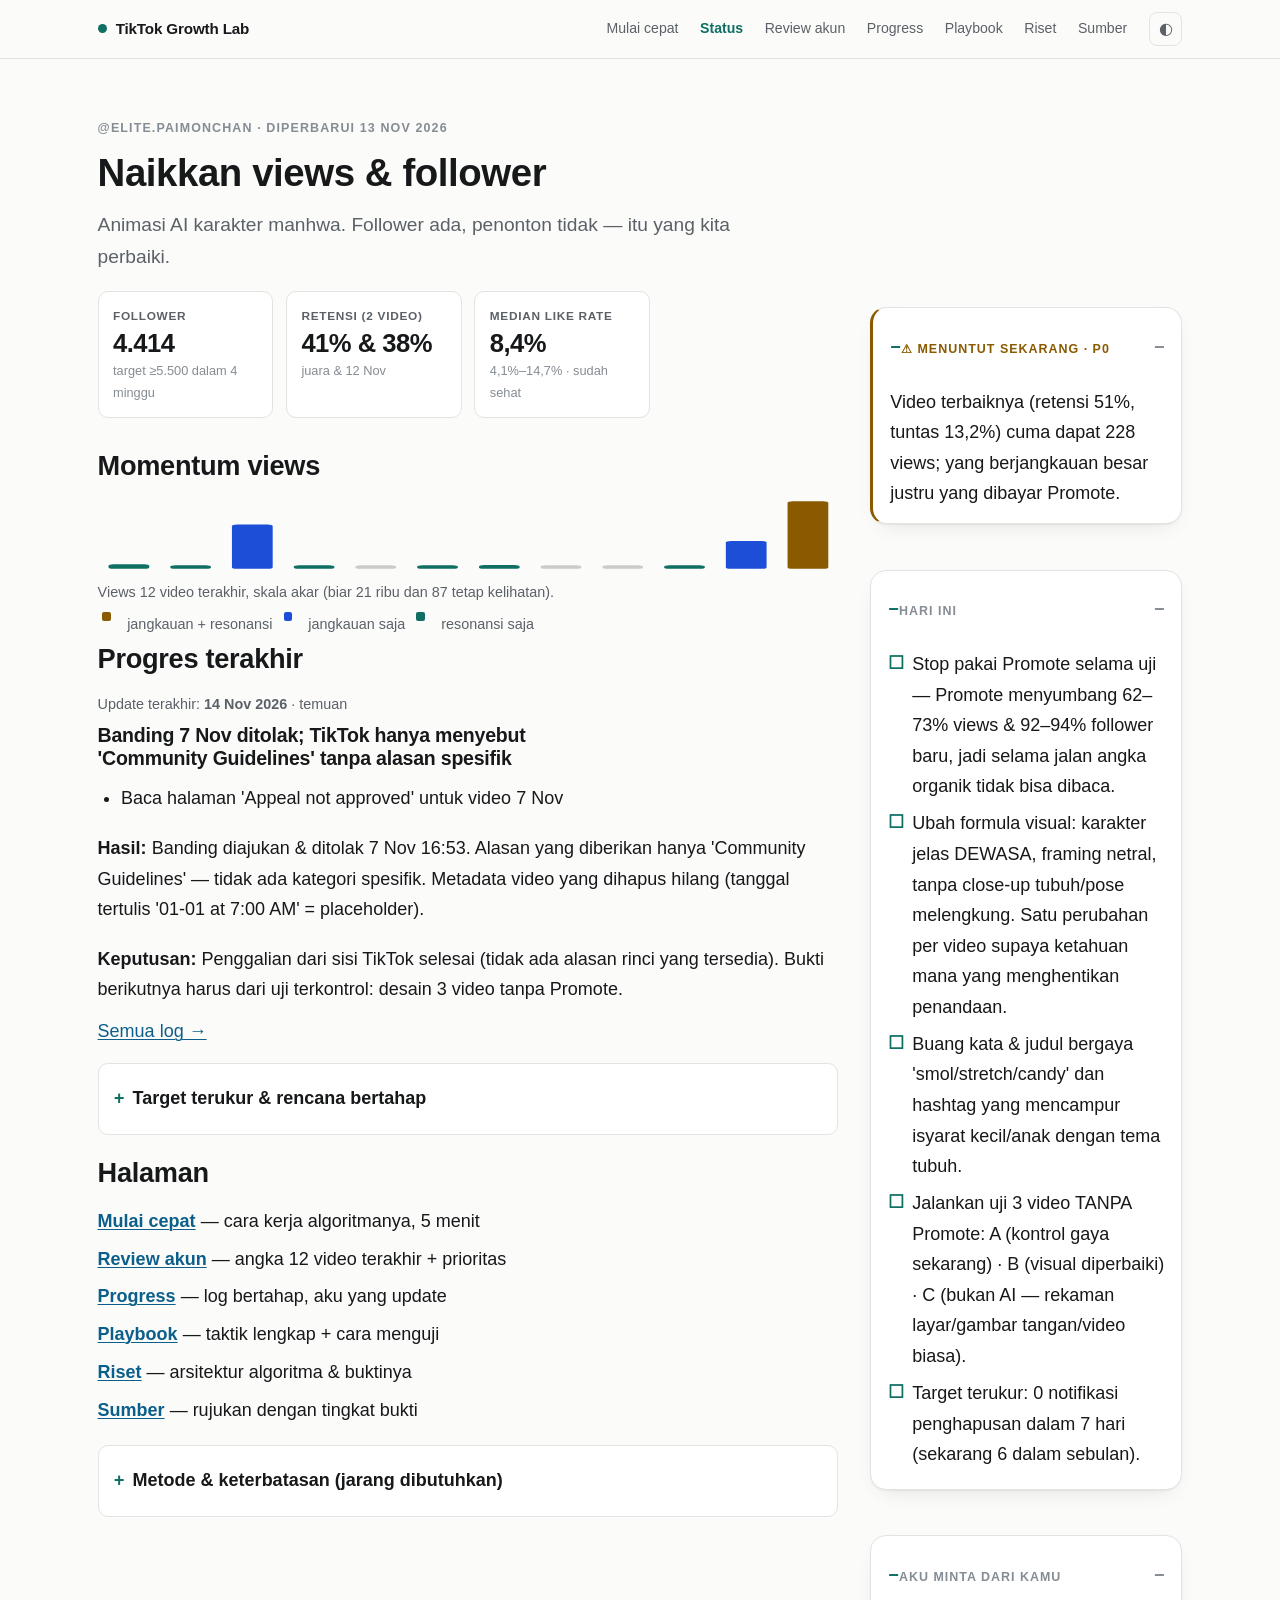
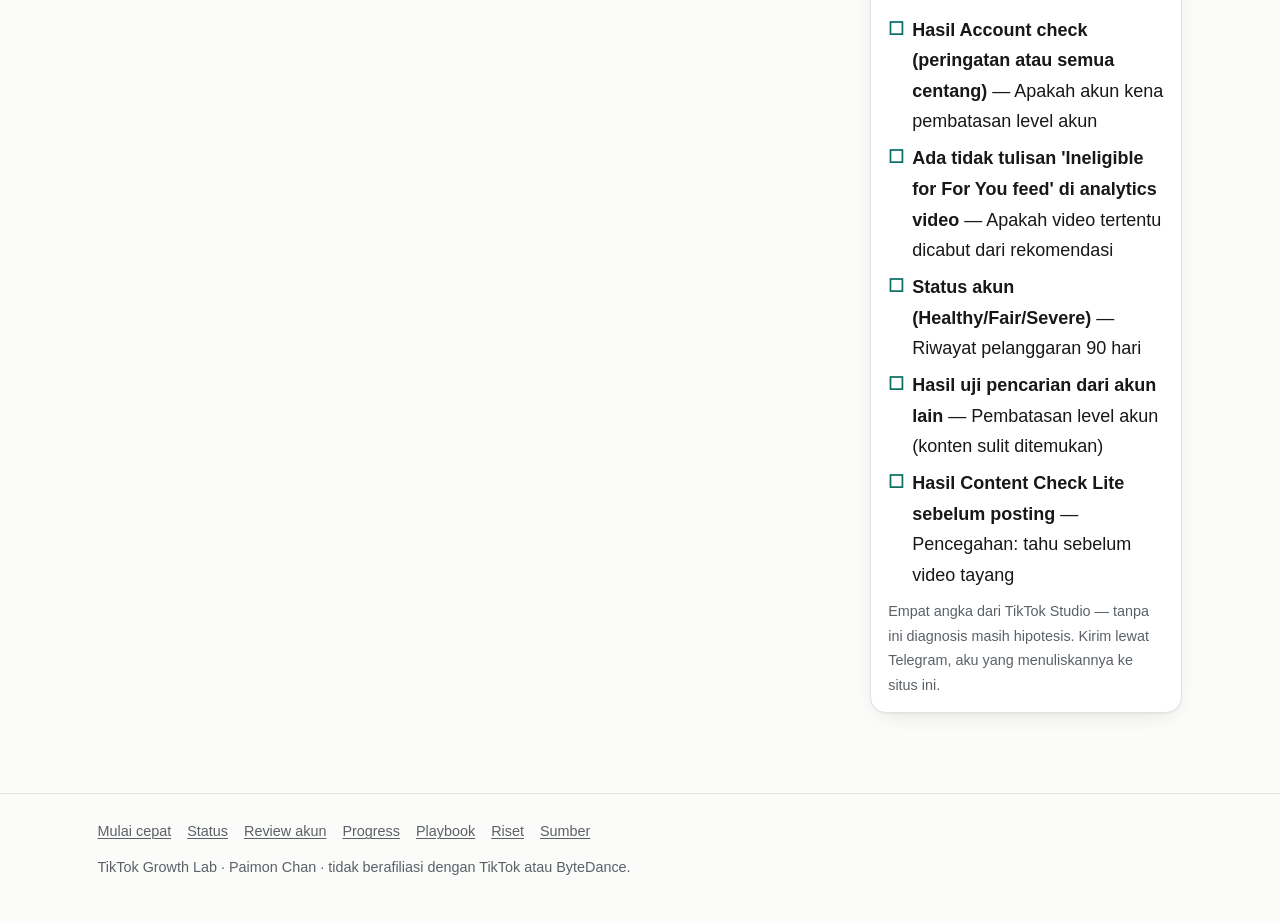
<file: index.html>
<!DOCTYPE html>
<html lang="id" data-theme="auto">
<head>
<meta charset="utf-8">
<meta name="viewport" content="width=device-width, initial-scale=1">
<title>TikTok Growth Lab — naikkan @elite.paimonchan</title>
<meta name="description" content="Angka akun TikTok @elite.paimonchan, apa yang harus dikerjakan hari ini, target, dan progresnya. Ditulis pendek supaya cepat dibaca.">
<meta name="color-scheme" content="light dark">
<meta name="theme-color" content="#0f6f63">
<link rel="icon" href="assets/favicon.svg" type="image/svg+xml">
<link rel="stylesheet" href="assets/style.css?v=40">
<script>
  try {
    var t = localStorage.getItem('theme');
    if (t === 'light' || t === 'dark') document.documentElement.setAttribute('data-theme', t);
  } catch (e) {}
</script>
</head>
<body>
<a class="skip" href="#main">Lewati ke konten</a>

<header class="site-header">
  <div class="wrap inner">
    <a class="brand" href="index.html"><span class="dot" aria-hidden="true"></span>TikTok Growth Lab</a>
    <nav class="nav" aria-label="Navigasi utama">
      <a href="mudah.html">Mulai cepat</a>
      <a href="index.html" aria-current="page">Status</a>
      <a href="audit.html">Review akun</a>
      <a href="progress.html">Progress</a>
      <a href="playbook.html">Playbook</a>
      <a href="bedah.html">Riset</a>
      <a href="sumber.html">Sumber</a>
    </nav>
    <button class="theme-btn" id="themeBtn" type="button" aria-label="Ganti tema terang/gelap" title="Ganti tema">◐</button>
    <button class="menu-btn" id="menuBtn" type="button" aria-label="Buka menu" aria-expanded="false" aria-controls="drawer"><span aria-hidden="true">☰</span></button>
  </div>
</header>
<div class="drawer-backdrop" id="drawerBackdrop"></div>
<nav class="drawer" id="drawer" aria-label="Menu halaman" aria-hidden="true">
  <div class="drawer-head">
    <span class="drawer-title">Menu</span>
    <button class="drawer-close" id="drawerClose" type="button" aria-label="Tutup menu">&times;</button>
  </div>
  <ul class="drawer-list">
        <li><a href="mudah.html">Mulai cepat</a></li>
        <li><a href="index.html" aria-current="page">Status</a></li>
        <li><a href="audit.html">Review akun</a></li>
        <li><a href="progress.html">Progress</a></li>
        <li><a href="playbook.html">Playbook</a></li>
        <li><a href="bedah.html">Riset</a></li>
        <li><a href="sumber.html">Sumber</a></li>
  </ul>
</nav>

<main id="main">
<div class="wrap">
    <div class="pagehead">
      <p class="eyebrow">@elite.paimonchan · diperbarui <span id="lastUpdated">13 Nov 2026</span></p>
      <h1>Naikkan views &amp; follower</h1>
      <p class="lede">Animasi AI karakter manhwa. Follower ada, penonton tidak — itu yang kita perbaiki.</p>
    </div>

    <div class="layout">
      <aside class="sidebar" aria-label="Yang menuntut dikerjakan">
        <div class="side-sticky">
        <details class="side-block urgent" data-collapse="mobile" open>
          <summary><span class="side-title">⚠ Menuntut sekarang · P0</span></summary>
          <div class="side-body">
            <p id="headline">Memuat…</p>
          </div>
        </details>
        <details class="side-block" data-collapse="mobile">
          <summary><span class="side-title">Hari ini</span></summary>
          <div class="side-body">
            <ul id="nextActions" class="check tight"><li>Memuat…</li></ul>
          </div>
        </details>
        <details class="side-block" data-collapse="mobile">
          <summary><span class="side-title">Aku minta dari kamu</span></summary>
          <div class="side-body">
            <ul id="auditWanted" class="check tight"><li>Memuat…</li></ul>
            <p class="ui-quiet" style="margin:.55rem 0 0">Empat angka dari TikTok Studio — tanpa ini diagnosis masih hipotesis. Kirim lewat Telegram, aku yang menuliskannya ke situs ini.</p>
          </div>
        </details>
      </aside>

      <div class="content">
        <div class="stats" id="statusStats"><p class="ui-quiet" style="margin:0">Memuat…</p></div>

        <section class="spark">
          <h2>Momentum views</h2>
          <div id="viewTrend"><p class="ui-quiet">Memuat…</p></div>
        </section>

        <section>
          <h2>Progres terakhir</h2>
          <div id="latestProgress"><p class="ui-quiet">Memuat…</p></div>
          <p style="margin:.7rem 0 0"><a href="progress.html">Semua log →</a></p>
        </section>

        <details>
          <summary>Target terukur &amp; rencana bertahap</summary>
          <div style="padding-top:.4rem">
            <div id="statusTargets"><p class="ui-quiet">Memuat…</p></div>
            <p class="ui-quiet" style="margin-top:.6rem">Penentu menang atau cuma sibuk: like rate ≥5%, median views ≥1.000, selesai nonton ≥50%.</p>
            <div id="statusPhases" style="margin-top:1rem"><p class="ui-quiet">Memuat…</p></div>
          </div>
        </details>

        <section>
          <h2>Halaman</h2>
          <ul class="linklist">
            <li><a href="mudah.html">Mulai cepat</a> — cara kerja algoritmanya, 5 menit</li>
            <li><a href="audit.html">Review akun</a> — angka 12 video terakhir + prioritas</li>
            <li><a href="progress.html">Progress</a> — log bertahap, aku yang update</li>
            <li><a href="playbook.html">Playbook</a> — taktik lengkap + cara menguji</li>
            <li><a href="bedah.html">Riset</a> — arsitektur algoritma &amp; buktinya</li>
            <li><a href="sumber.html">Sumber</a> — rujukan dengan tingkat bukti</li>
          </ul>
        </section>

        <details>
          <summary>Metode &amp; keterbatasan (jarang dibutuhkan)</summary>
          <div class="prose" style="padding-top:.6rem">
            <ul>
              <li>Angka publik diambil dari endpoint embed TikTok karena halaman utama memblokir akses server; tanggal unggahan dihitung dari ID video.</li>
              <li>Durasi tonton, % selesai, sumber traffic, dan status kelayakan hanya ada di TikTok Studio milikmu — makanya aku minta angkanya.</li>
              <li>TikTok membulatkan: "15K likes", bukan 15.000.</li>
            </ul>
            <div id="ytCard"></div>
          </div>
        </details>
      </div>
    </div>
  </div>
</main>

<footer class="site-footer">
  <div class="wrap">
    <div class="foot-links">
      <a href="mudah.html">Mulai cepat</a>
      <a href="index.html">Status</a>
      <a href="audit.html">Review akun</a>
      <a href="progress.html">Progress</a>
      <a href="playbook.html">Playbook</a>
      <a href="bedah.html">Riset</a>
      <a href="sumber.html">Sumber</a>
    </div>
    <p style="margin:0">TikTok Growth Lab · Paimon Chan · tidak berafiliasi dengan TikTok atau ByteDance.</p>
  </div>
</footer>

<script src="assets/app.js?v=40" defer></script>
<script src="assets/growth.js?v=40" defer></script>
</body>
</html>
</file>
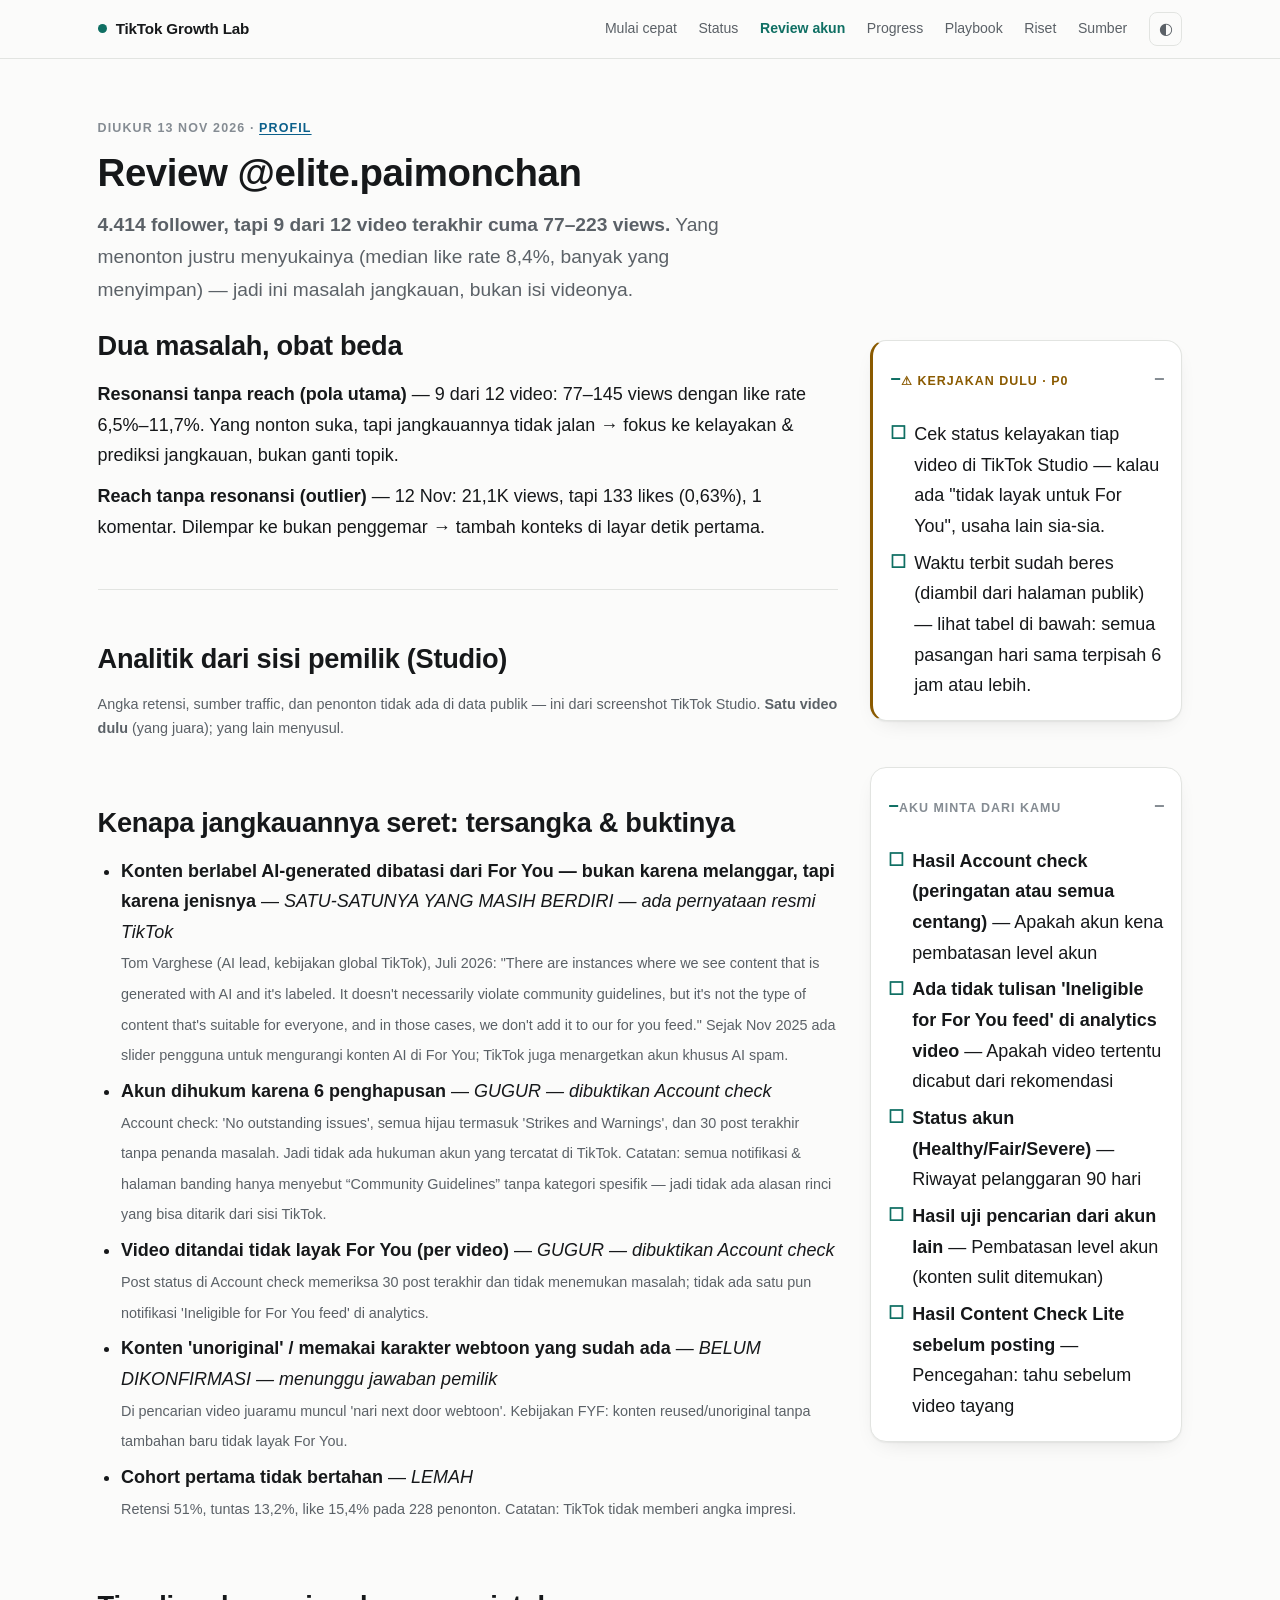
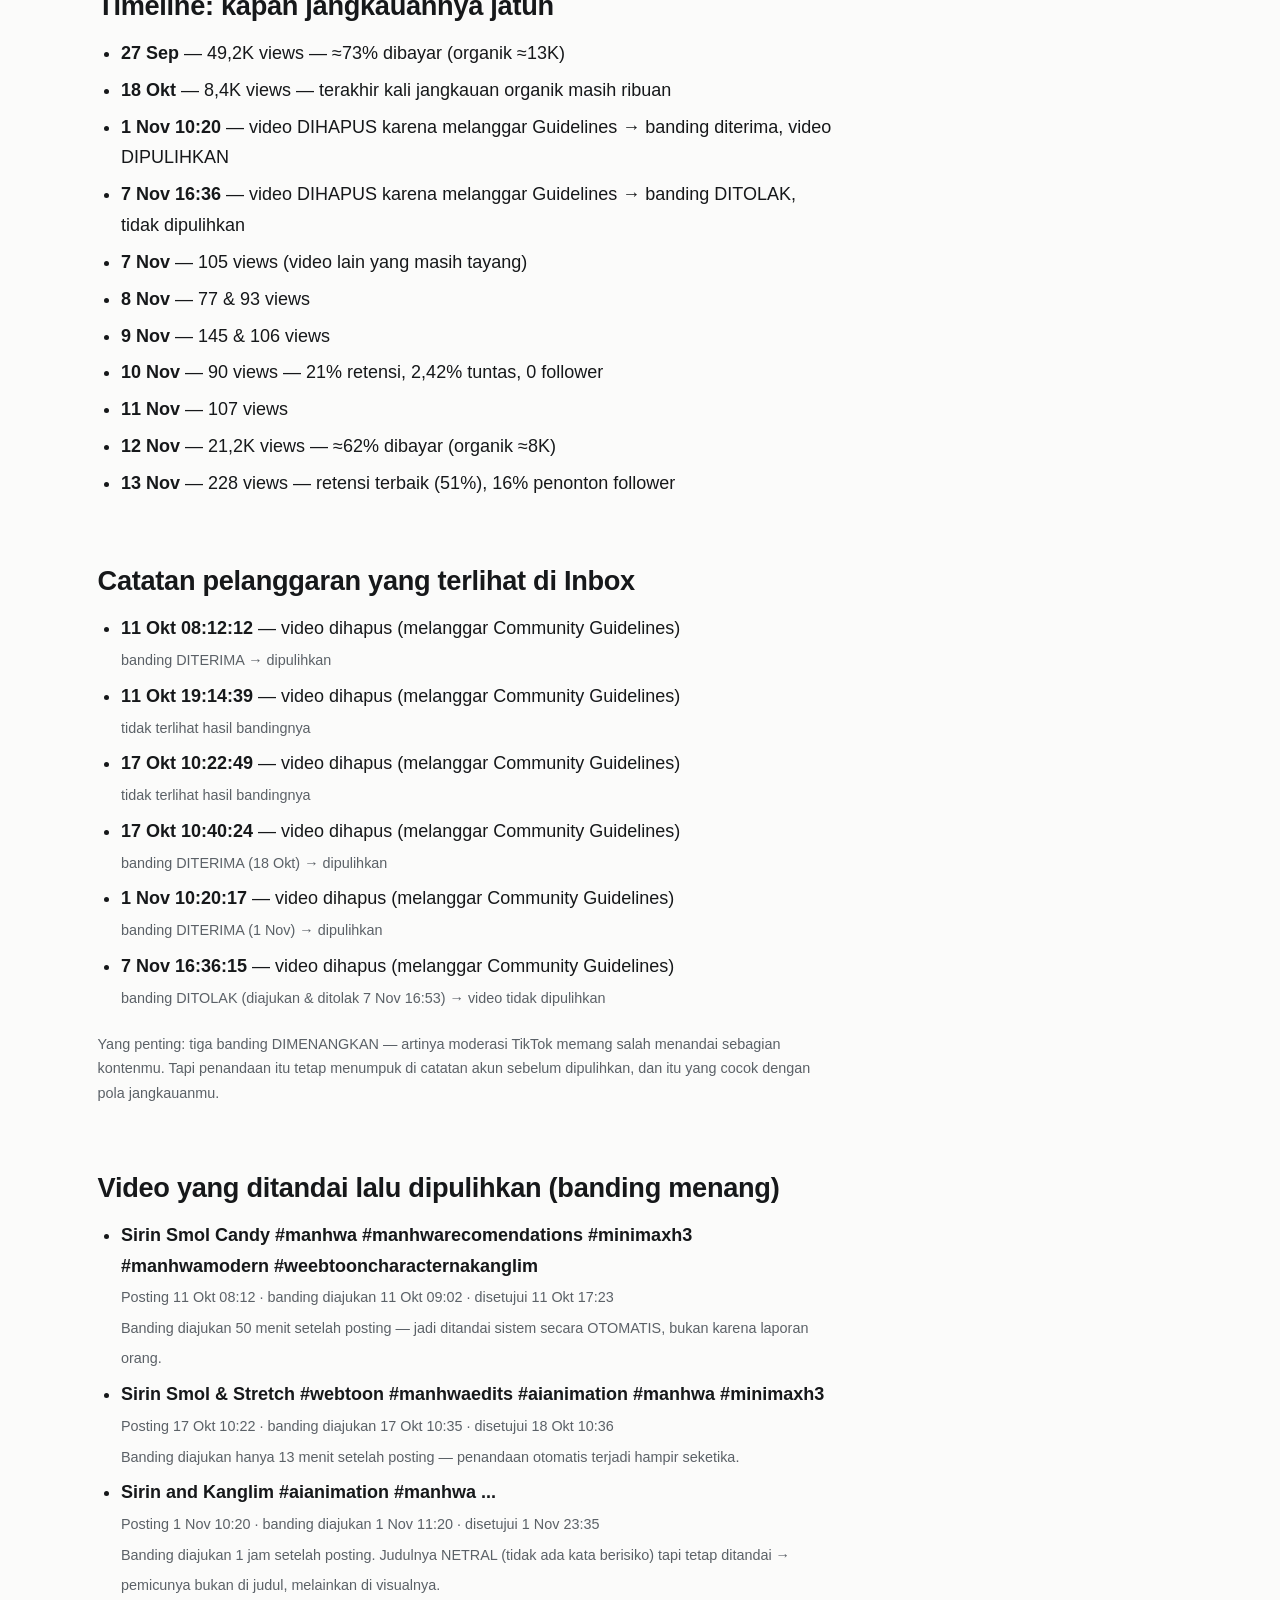
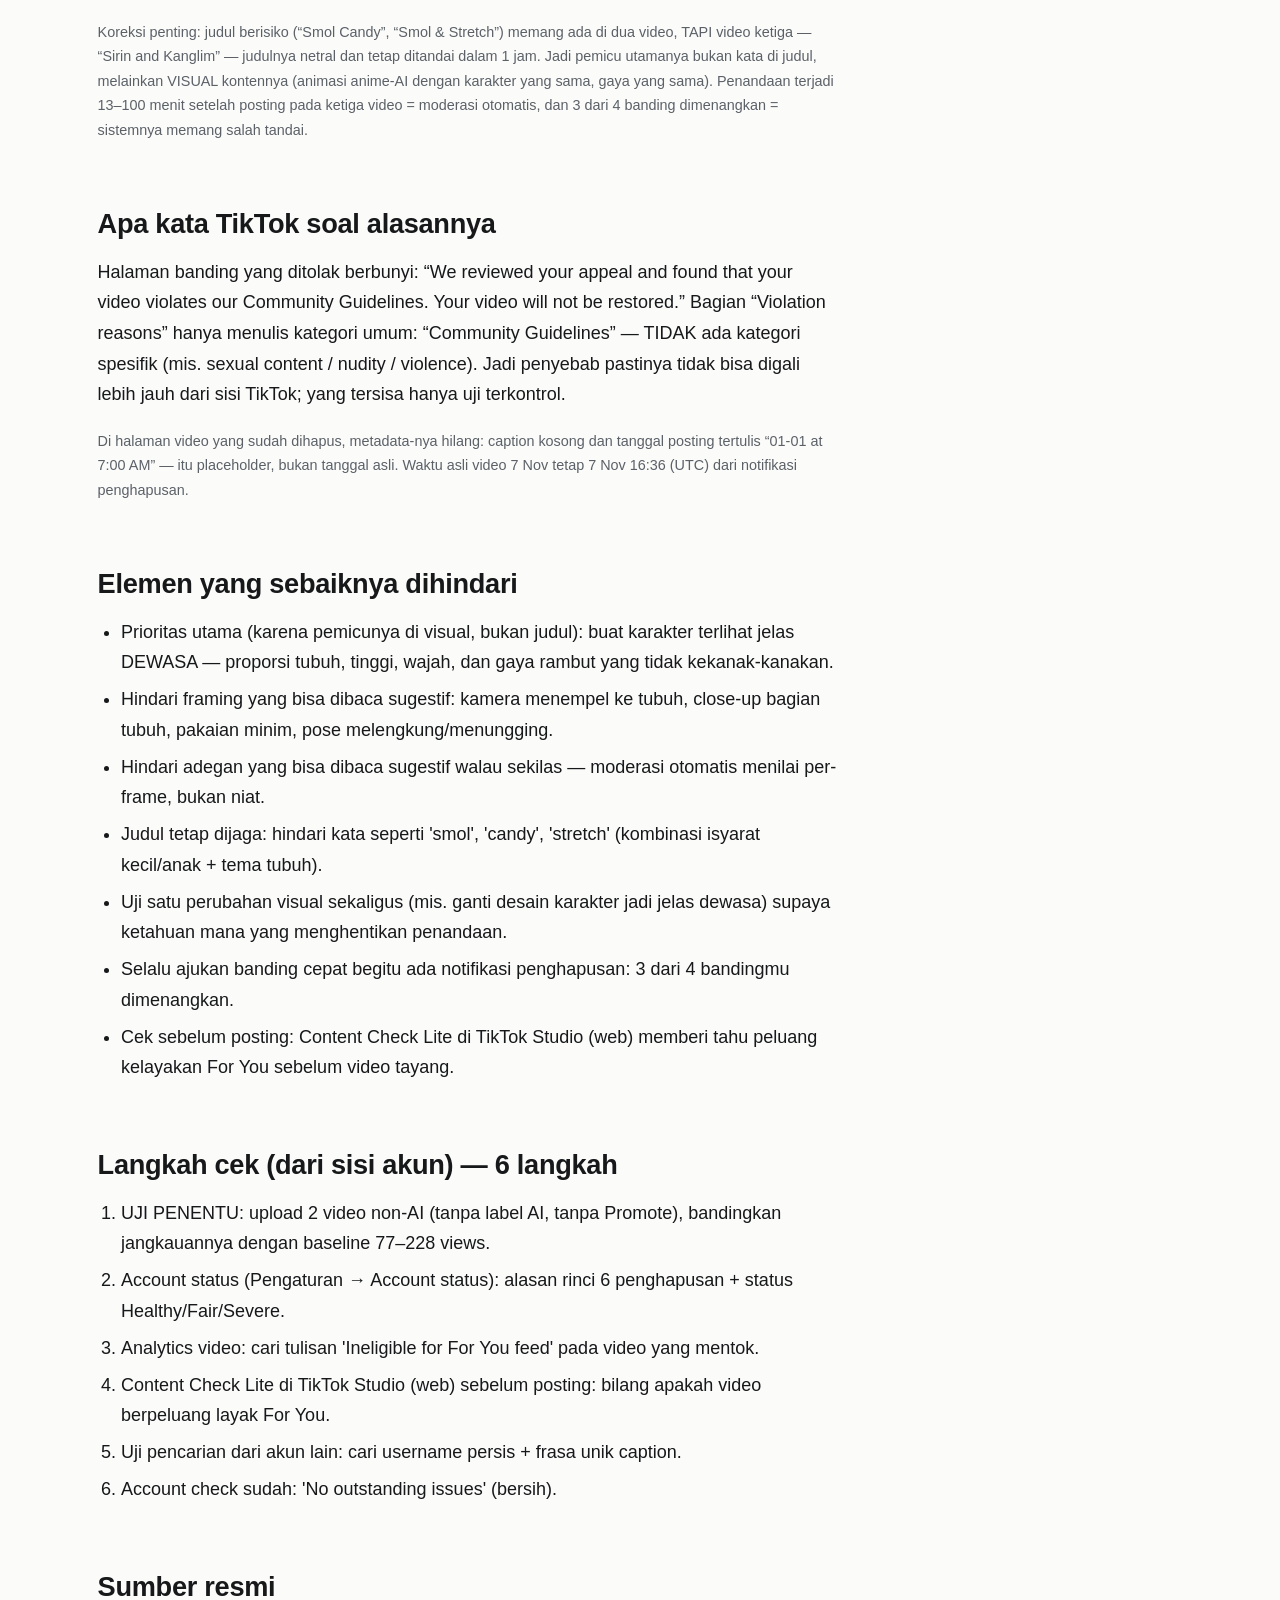
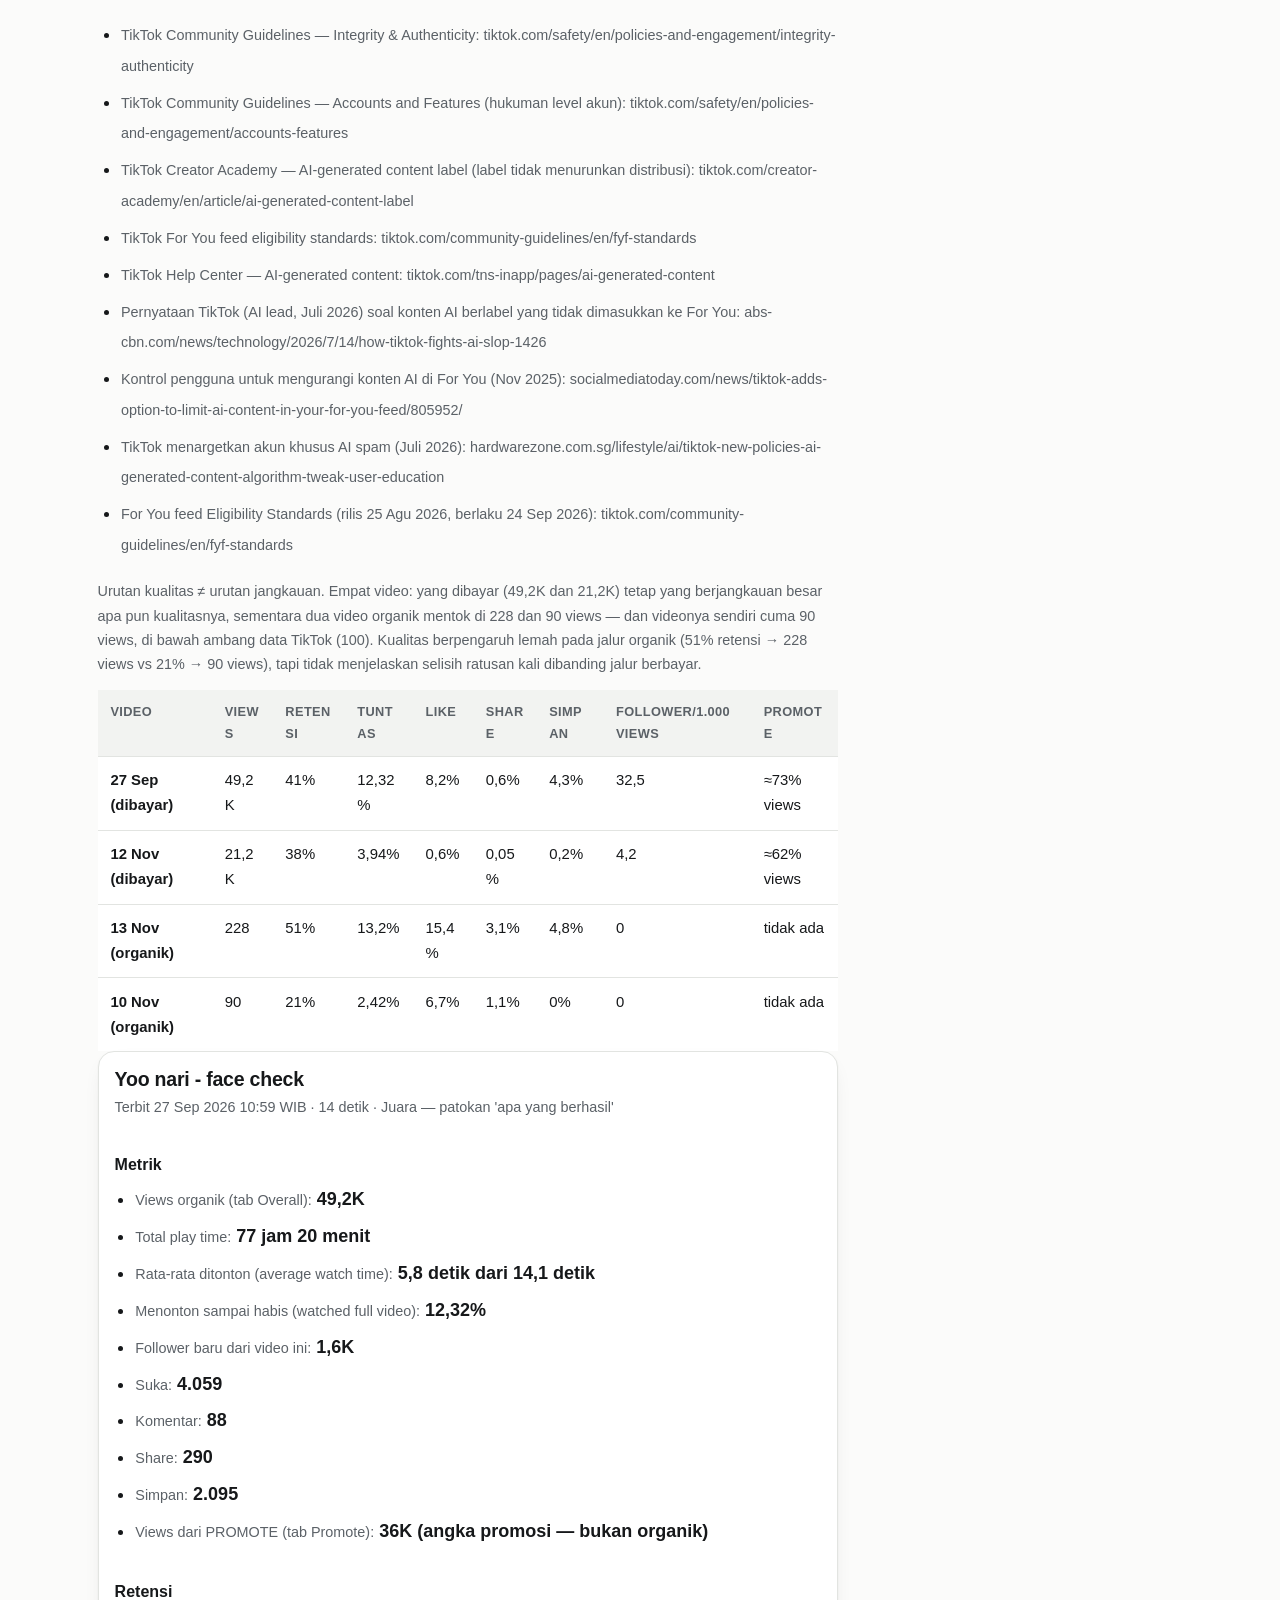
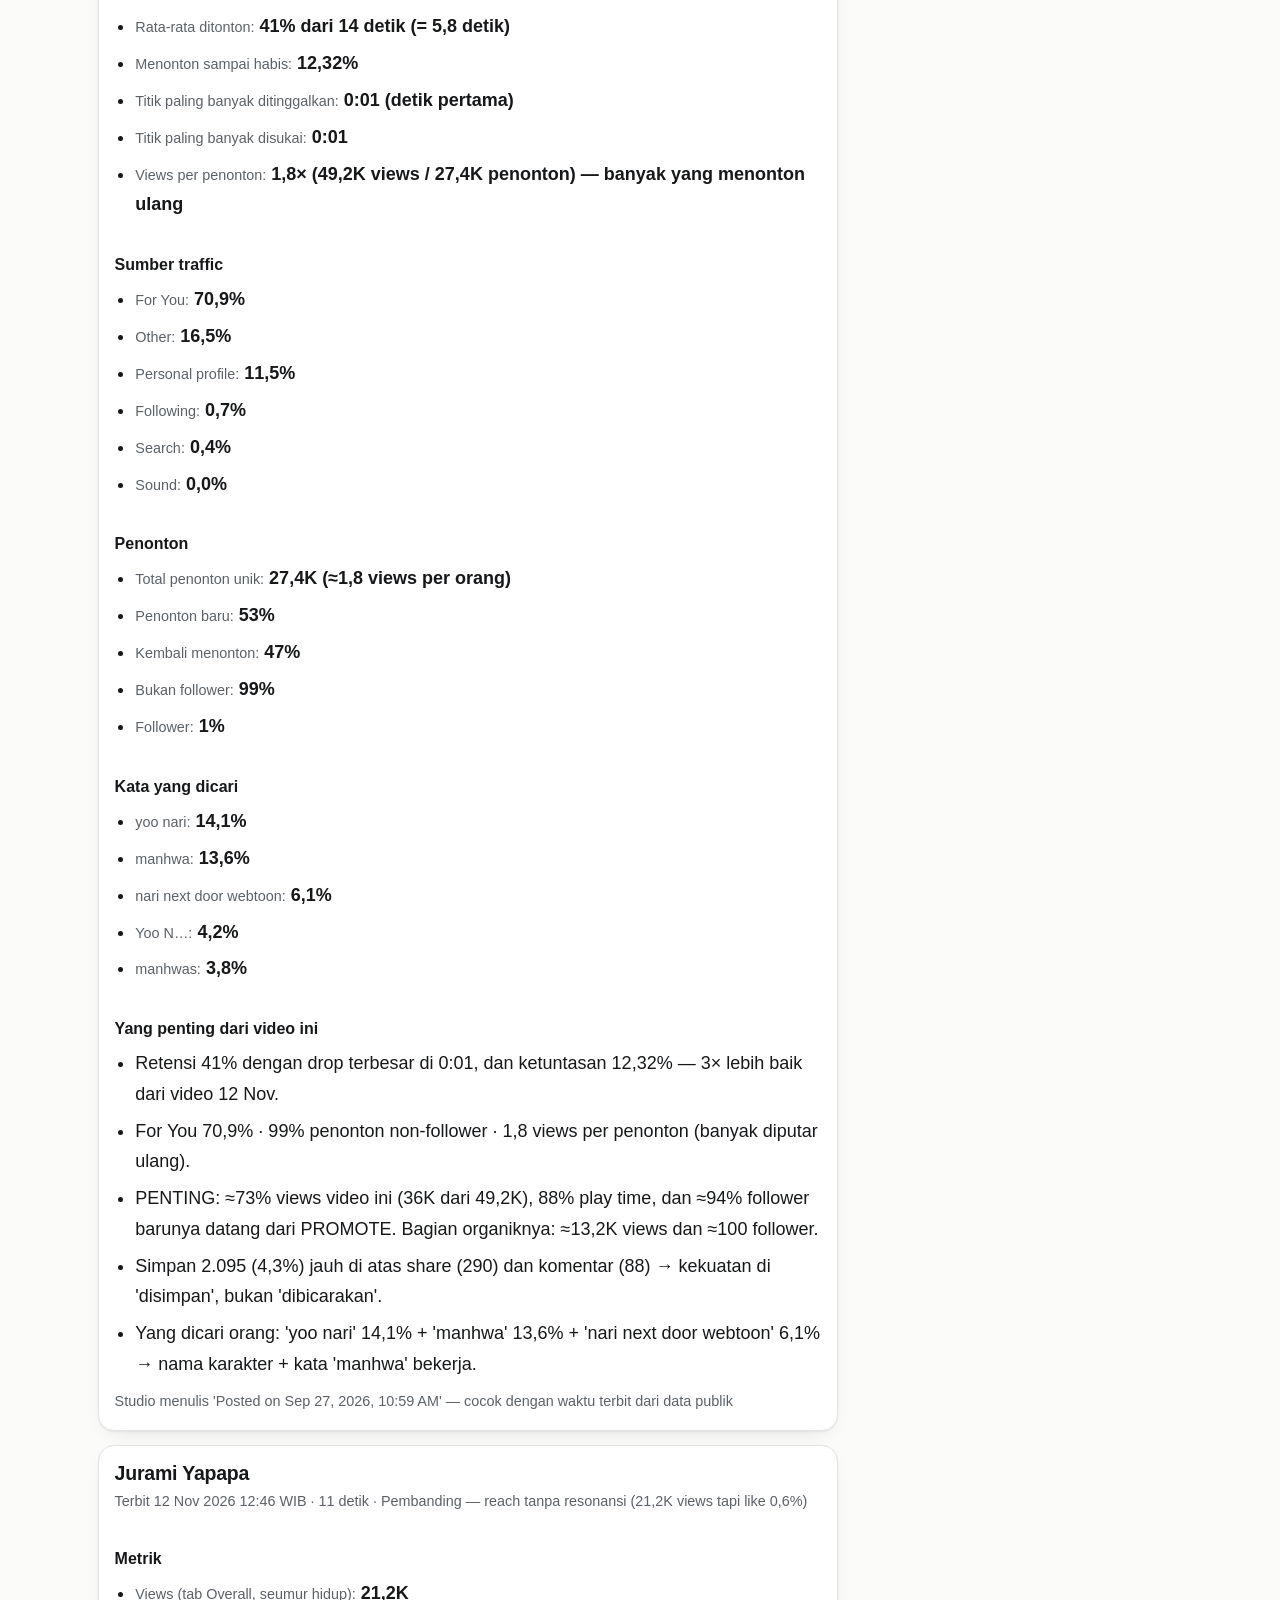
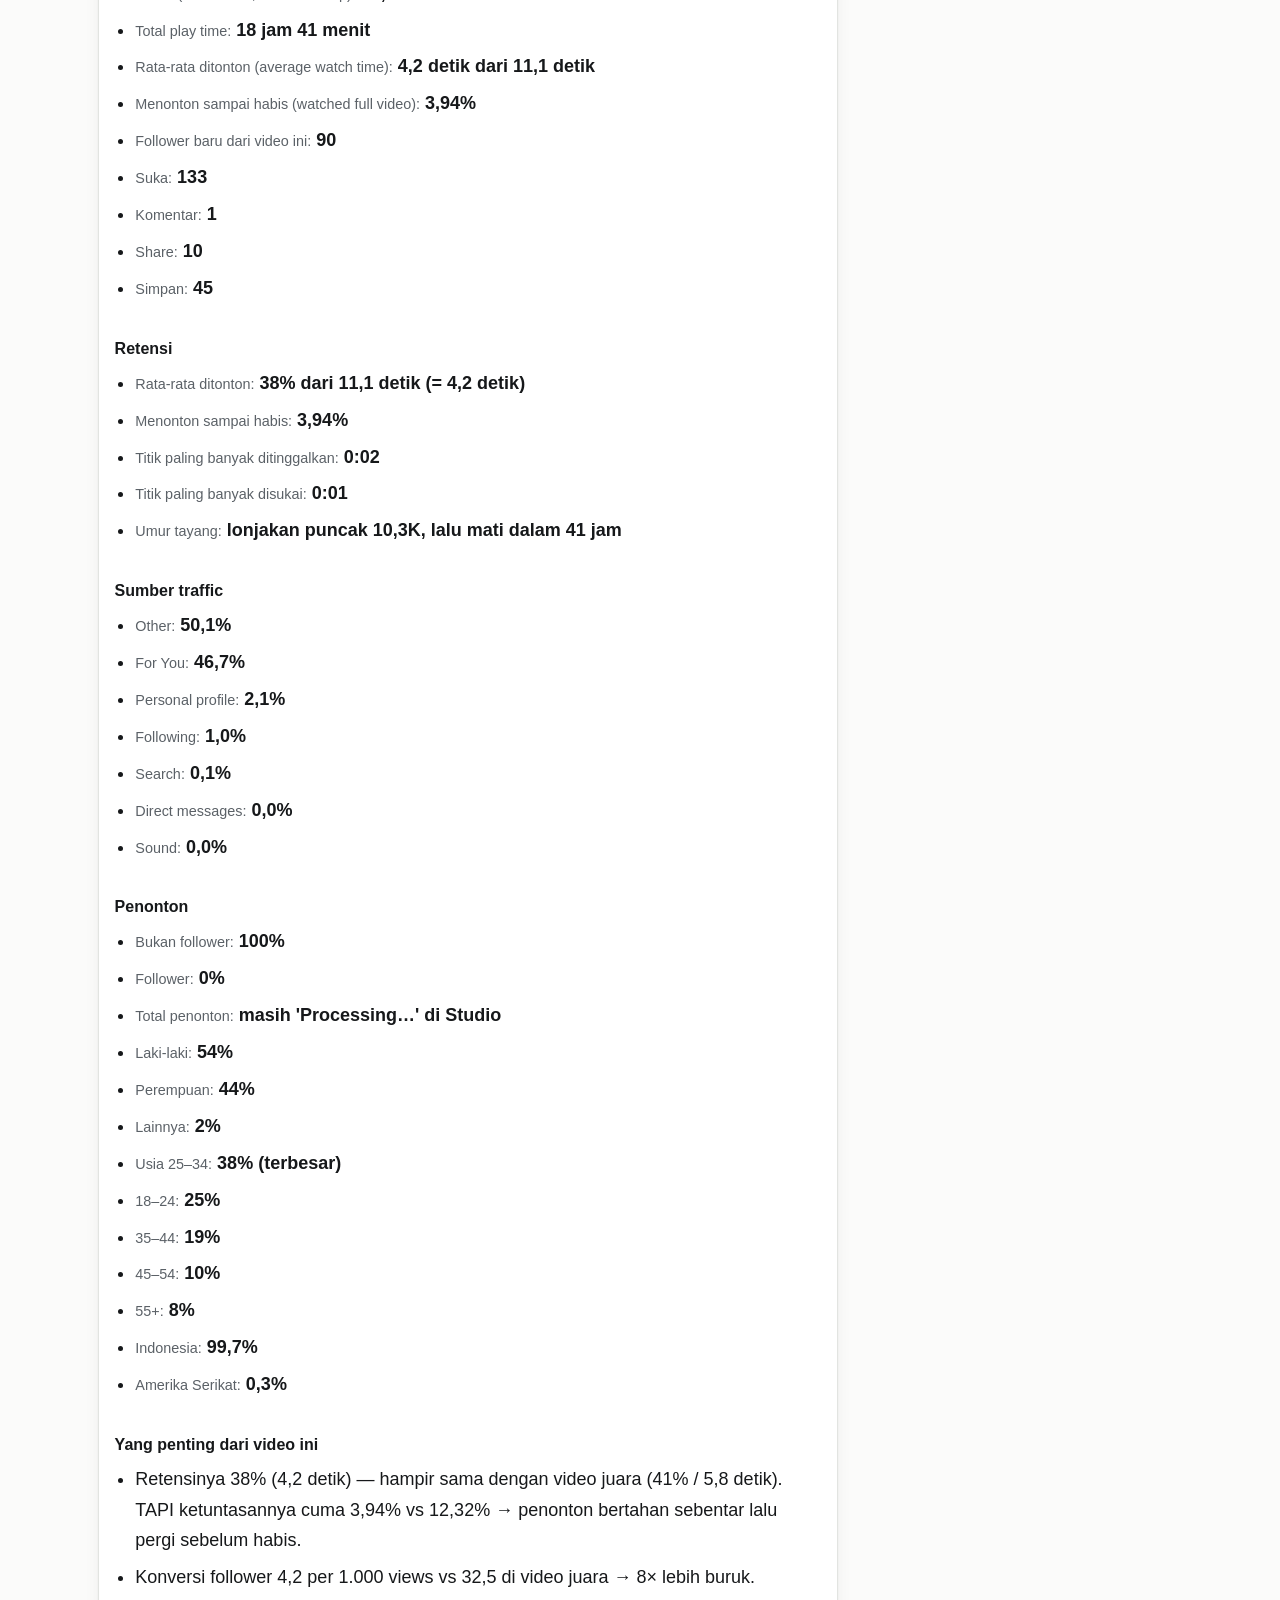
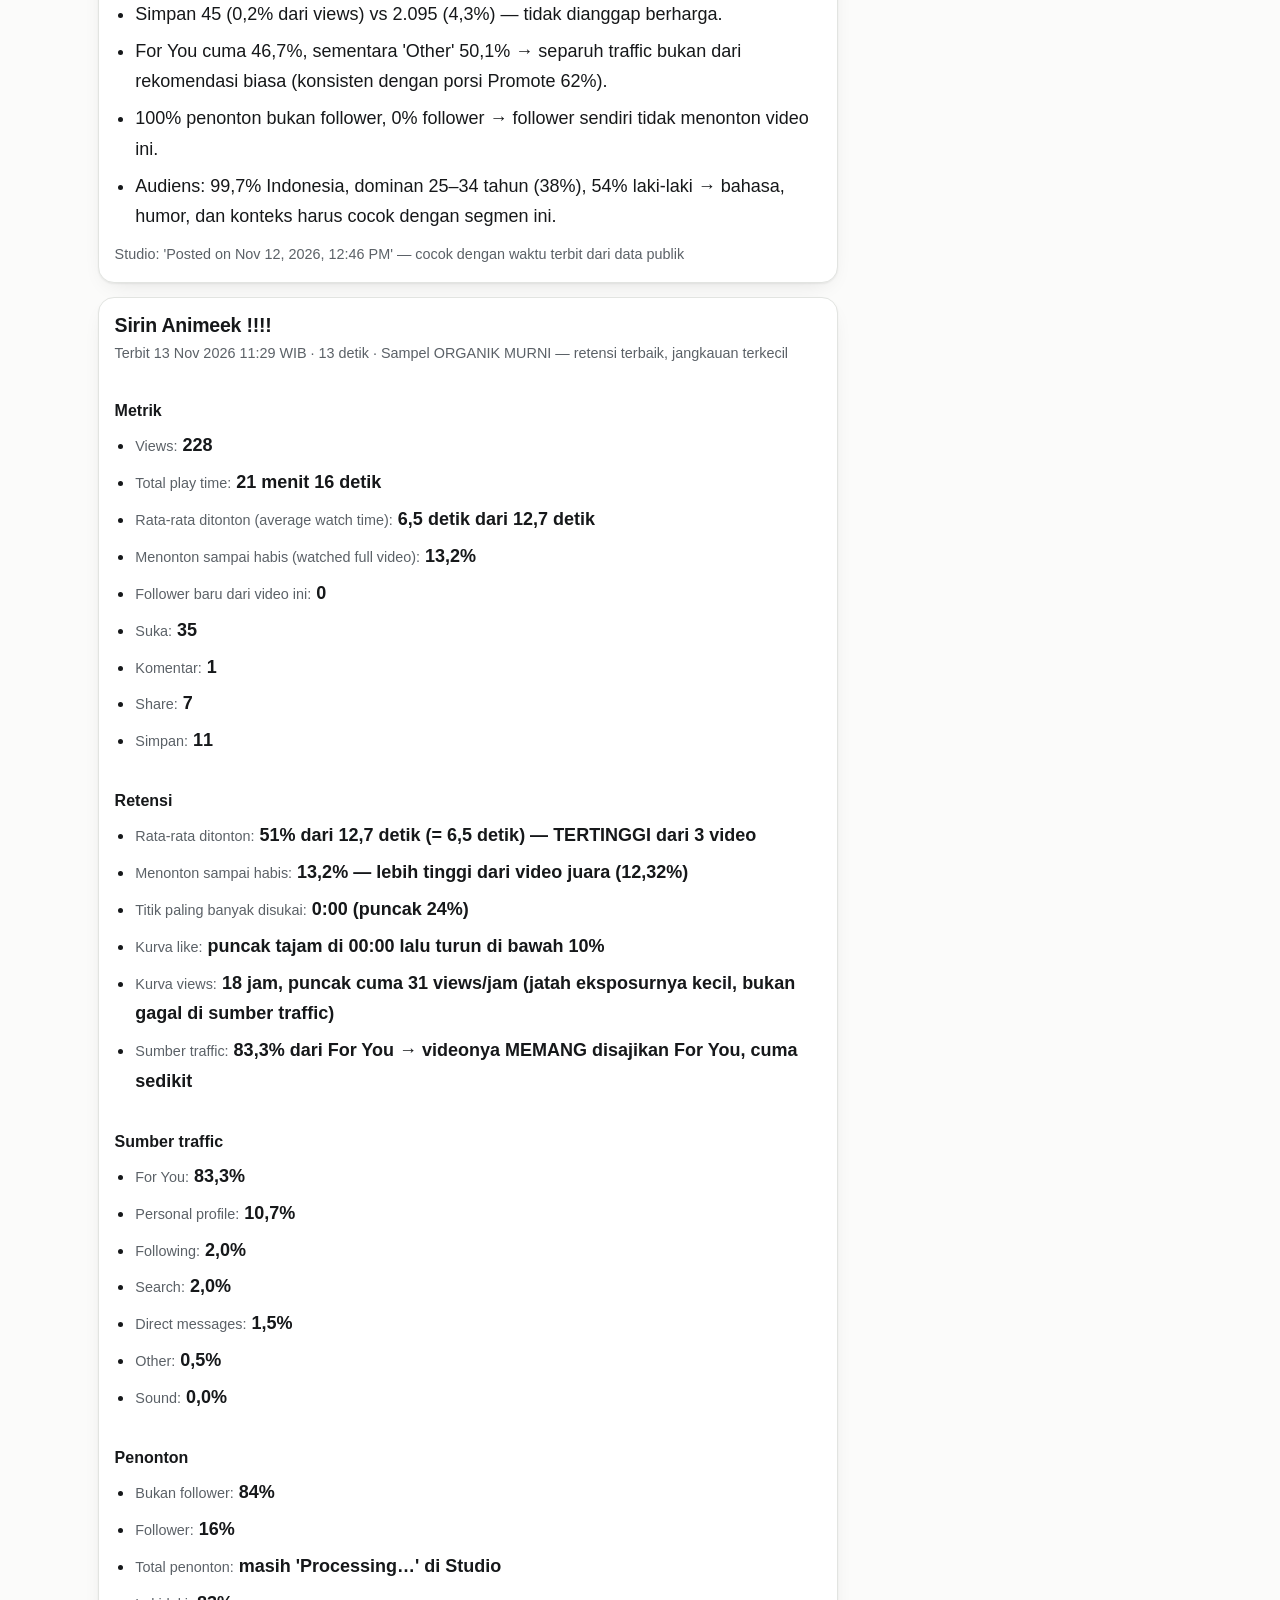
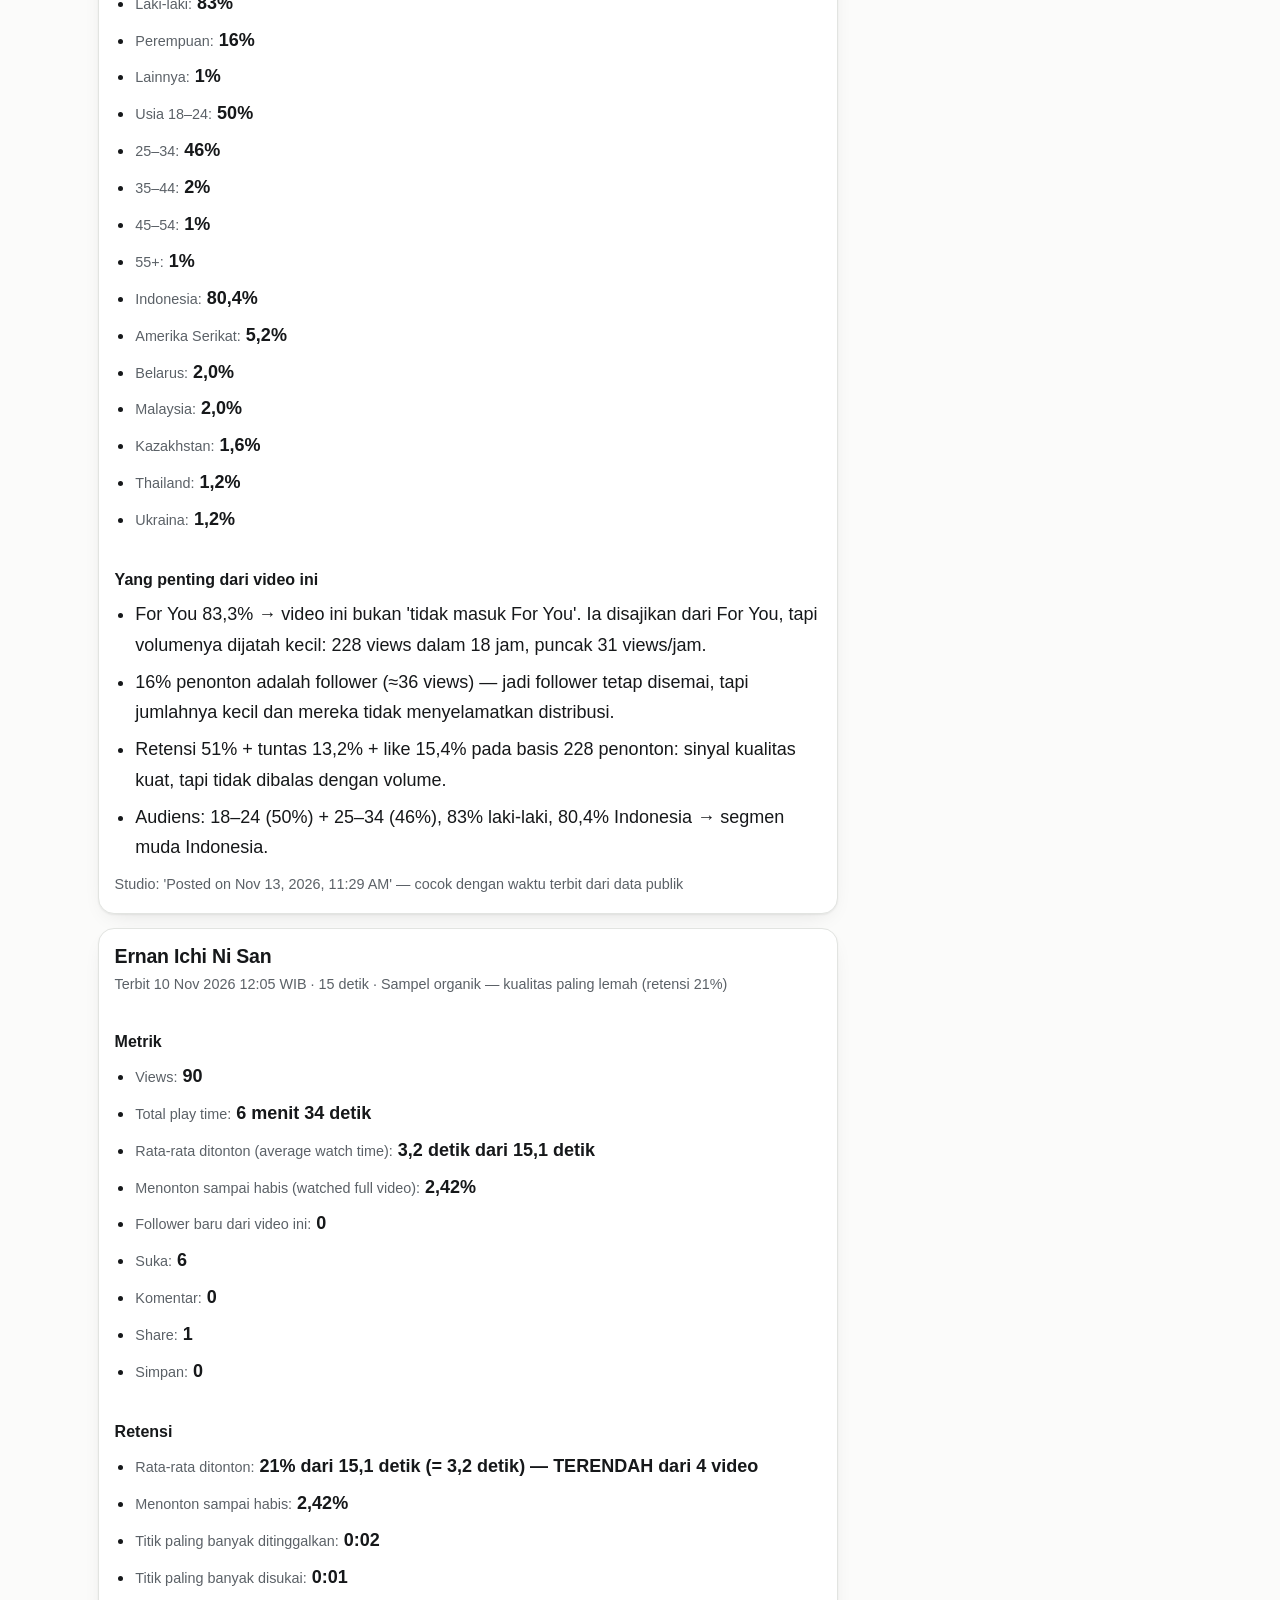
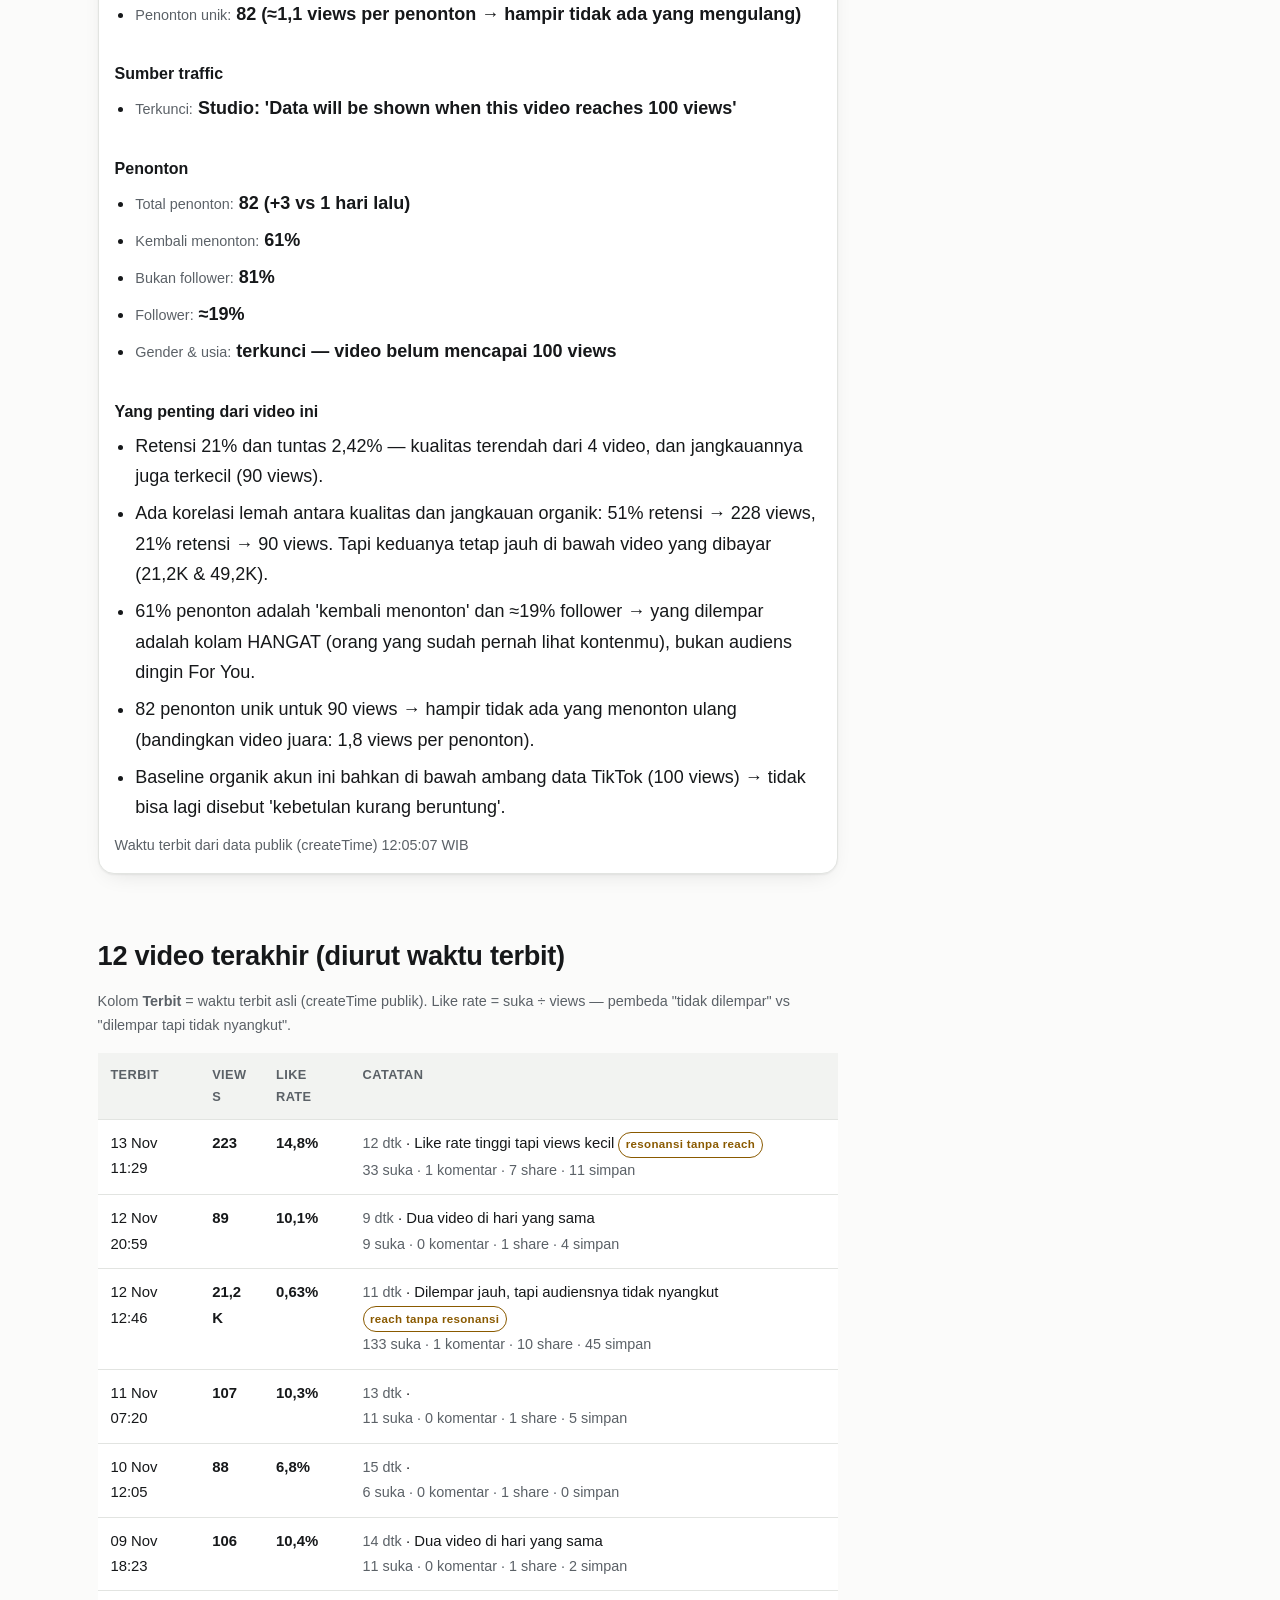
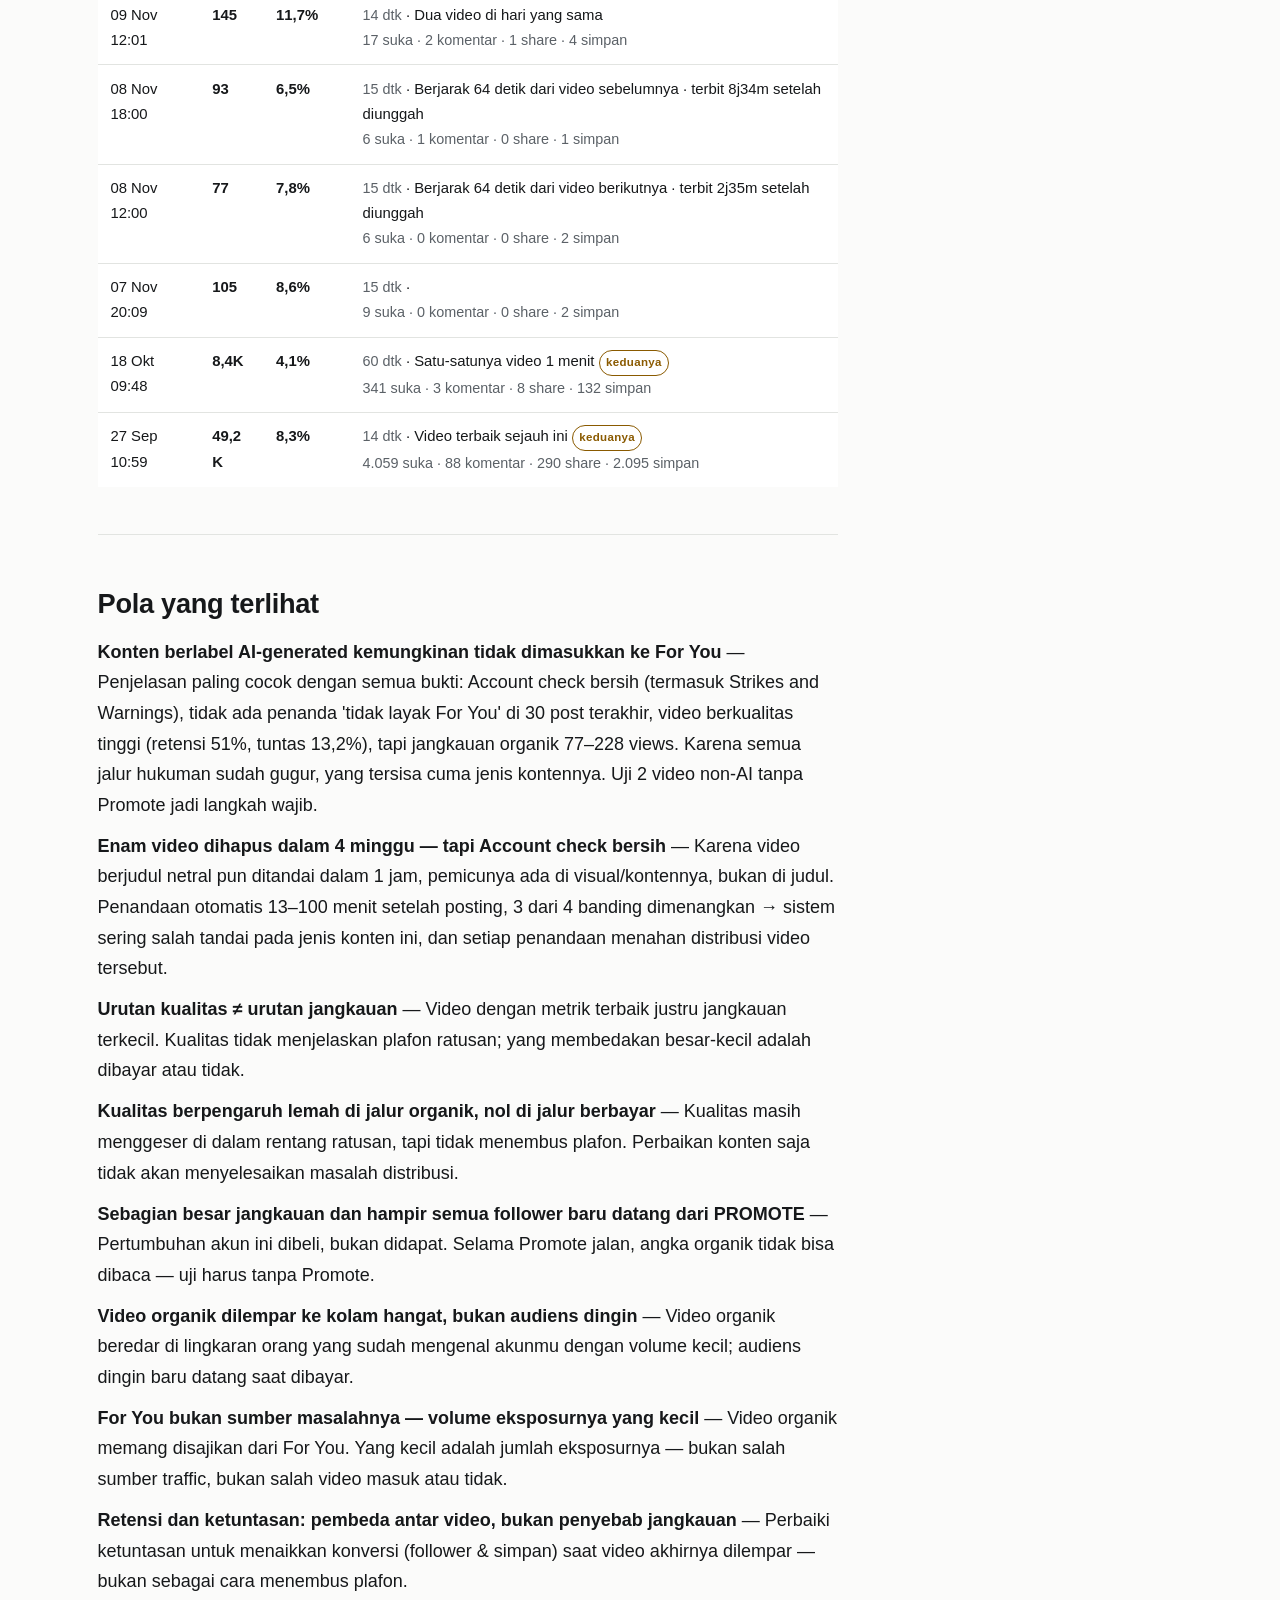
<file: audit.html>
<!DOCTYPE html>
<html lang="id" data-theme="auto">
<head>
<meta charset="utf-8">
<meta name="viewport" content="width=device-width, initial-scale=1">
<title>Review akun @elite.paimonchan — angka &amp; prioritas</title>
<meta name="description" content="Angka 12 video terakhir @elite.paimonchan, dua mode kegagalan, dan prioritas perbaikan. Pendek, supaya cepat dibaca.">
<meta name="color-scheme" content="light dark">
<meta name="theme-color" content="#0f6f63">
<link rel="icon" href="assets/favicon.svg" type="image/svg+xml">
<link rel="stylesheet" href="assets/style.css?v=40">
<script>
  try {
    var t = localStorage.getItem('theme');
    if (t === 'light' || t === 'dark') document.documentElement.setAttribute('data-theme', t);
  } catch (e) {}
</script>
</head>
<body>
<a class="skip" href="#main">Lewati ke konten</a>

<header class="site-header">
  <div class="wrap inner">
    <a class="brand" href="index.html"><span class="dot" aria-hidden="true"></span>TikTok Growth Lab</a>
    <nav class="nav" aria-label="Navigasi utama">
      <a href="mudah.html">Mulai cepat</a>
      <a href="index.html">Status</a>
      <a href="audit.html" aria-current="page">Review akun</a>
      <a href="progress.html">Progress</a>
      <a href="playbook.html">Playbook</a>
      <a href="bedah.html">Riset</a>
      <a href="sumber.html">Sumber</a>
    </nav>
    <button class="theme-btn" id="themeBtn" type="button" aria-label="Ganti tema terang/gelap" title="Ganti tema">◐</button>
    <button class="menu-btn" id="menuBtn" type="button" aria-label="Buka menu" aria-expanded="false" aria-controls="drawer"><span aria-hidden="true">☰</span></button>
  </div>
</header>
<div class="drawer-backdrop" id="drawerBackdrop"></div>
<nav class="drawer" id="drawer" aria-label="Menu halaman" aria-hidden="true">
  <div class="drawer-head">
    <span class="drawer-title">Menu</span>
    <button class="drawer-close" id="drawerClose" type="button" aria-label="Tutup menu">&times;</button>
  </div>
  <ul class="drawer-list">
        <li><a href="mudah.html">Mulai cepat</a></li>
        <li><a href="index.html">Status</a></li>
        <li><a href="audit.html" aria-current="page">Review akun</a></li>
        <li><a href="progress.html">Progress</a></li>
        <li><a href="playbook.html">Playbook</a></li>
        <li><a href="bedah.html">Riset</a></li>
        <li><a href="sumber.html">Sumber</a></li>
  </ul>
</nav>

<main id="main">
<div class="wrap">
    <div class="pagehead">
      <p class="eyebrow">Diukur <span id="auditDate">13 Nov 2026</span> · <a href="https://www.tiktok.com/@elite.paimonchan">profil</a></p>
      <h1>Review @elite.paimonchan</h1>
      <p class="lede"><strong>4.414 follower, tapi 9 dari 12 video terakhir cuma 77–223 views.</strong> Yang menonton justru menyukainya (median like rate 8,4%, banyak yang menyimpan) — jadi ini masalah jangkauan, bukan isi videonya.</p>
    </div>

    <div class="layout">
      <aside class="sidebar" aria-label="Yang menuntut dikerjakan">
        <div class="side-sticky">
        <details class="side-block urgent" data-collapse="mobile" open>
          <summary><span class="side-title">⚠ Kerjakan dulu · P0</span></summary>
          <div class="side-body">
            <ul class="check tight" style="margin-bottom:0">
              <li>Cek status kelayakan tiap video di TikTok Studio — kalau ada "tidak layak untuk For You", usaha lain sia-sia.</li>
              <li>Waktu terbit sudah beres (diambil dari halaman publik) — lihat tabel di bawah: semua pasangan hari sama terpisah 6 jam atau lebih.</li>
            </ul>
          </div>
        </details>
        <details class="side-block" data-collapse="mobile">
          <summary><span class="side-title">Aku minta dari kamu</span></summary>
          <div class="side-body">
            <ul id="auditWanted" class="check tight"><li>Memuat…</li></ul>
          </div>
        </details>
      </aside>

      <div class="content">
        <section>
          <h2 style="margin-top:0">Dua masalah, obat beda</h2>
          <ul class="plain">
            <li><strong>Resonansi tanpa reach (pola utama)</strong> — 9 dari 12 video: 77–145 views dengan like rate 6,5%–11,7%. Yang nonton suka, tapi jangkauannya tidak jalan → fokus ke kelayakan &amp; prediksi jangkauan, bukan ganti topik.</li>
            <li><strong>Reach tanpa resonansi (outlier)</strong> — 12 Nov: 21,1K views, tapi 133 likes (0,63%), 1 komentar. Dilempar ke bukan penggemar → tambah konteks di layar detik pertama.</li>
          </ul>
        </section>

        <hr>

        <section>
          <h2>Analitik dari sisi pemilik (Studio)</h2>
        <p class="ui-quiet" style="margin-top:0">Angka retensi, sumber traffic, dan penonton tidak ada di data publik — ini dari screenshot TikTok Studio. <strong>Satu video dulu</strong> (yang juara); yang lain menyusul.</p>
        <div id="studioCek"><p class="ui-quiet">Memuat…</p></div>
        <div id="studioBanding"><p class="ui-quiet">Memuat…</p></div>
        <div id="studioCards"><p class="ui-quiet">Memuat…</p></div>
        <h2>12 video terakhir (diurut waktu terbit)</h2>
          <p class="ui-quiet" style="margin-top:0">Kolom <strong>Terbit</strong> = waktu terbit asli (createTime publik). Like rate = suka ÷ views — pembeda "tidak dilempar" vs "dilempar tapi tidak nyangkut".</p>
          <div id="auditVideos"><p class="ui-quiet">Memuat…</p></div>
        </section>

        <hr>

        <section>
          <h2>Pola yang terlihat</h2>
          <ul class="plain" id="auditPatterns"><li>Memuat…</li></ul>
        </section>

        <hr>

        <section>
          <h2>Eksperimen terjadwal</h2>
          <div id="auditExperiments"><p class="ui-quiet">Memuat…</p></div>
          <p class="ui-quiet" style="margin-top:.6rem">Aturannya: satu variabel per batch 3–5 video, dinilai setelah 72 jam.</p>
        </section>

        <details>
          <summary>Sampel video lebih lama (likes saja, dari cuplikan mesin pencari)</summary>
          <div id="auditOlder" style="padding-top:.6rem"><p class="ui-quiet">Memuat…</p></div>
        </details>

        <details>
          <summary>Catatan kejujuran &amp; metode ukur</summary>
          <div class="prose" style="padding-top:.6rem">
            <p id="auditMethod">—</p>
            <ul>
              <li>Audit ini membaca <em>luar</em> akun. Kesimpulan penyebab (hook, kelayakan, follower inert) adalah hipotesis paling masuk akal — bukan kepastian.</li>
              <li>Angka bergerak cepat; snapshot ini berlaku 13 Nov 2026. Yang diperbarui rutin ada di <a href="progress.html">Progress</a>.</li>
              <li>Tidak ada trik beli view, follow-tukar-follow, atau hashtag ajaib di sini.</li>
            </ul>
            <p class="ui-quiet">Cara kerja sistem di balik diagnosis: <a href="bedah.html">Riset</a>. Versi praktis: <a href="playbook.html">Playbook</a>.</p>
          </div>
        </details>
      </div>
    </div>
  </div>
</main>

<footer class="site-footer">
  <div class="wrap">
    <div class="foot-links">
      <a href="mudah.html">Mulai cepat</a>
      <a href="index.html">Status</a>
      <a href="audit.html">Review akun</a>
      <a href="progress.html">Progress</a>
      <a href="playbook.html">Playbook</a>
      <a href="bedah.html">Riset</a>
      <a href="sumber.html">Sumber</a>
    </div>
    <p style="margin:0">TikTok Growth Lab · Paimon Chan · tidak berafiliasi dengan TikTok atau ByteDance.</p>
  </div>
</footer>

<script src="assets/app.js?v=40" defer></script>
<script src="assets/growth.js?v=40" defer></script>
</body>
</html>
</file>
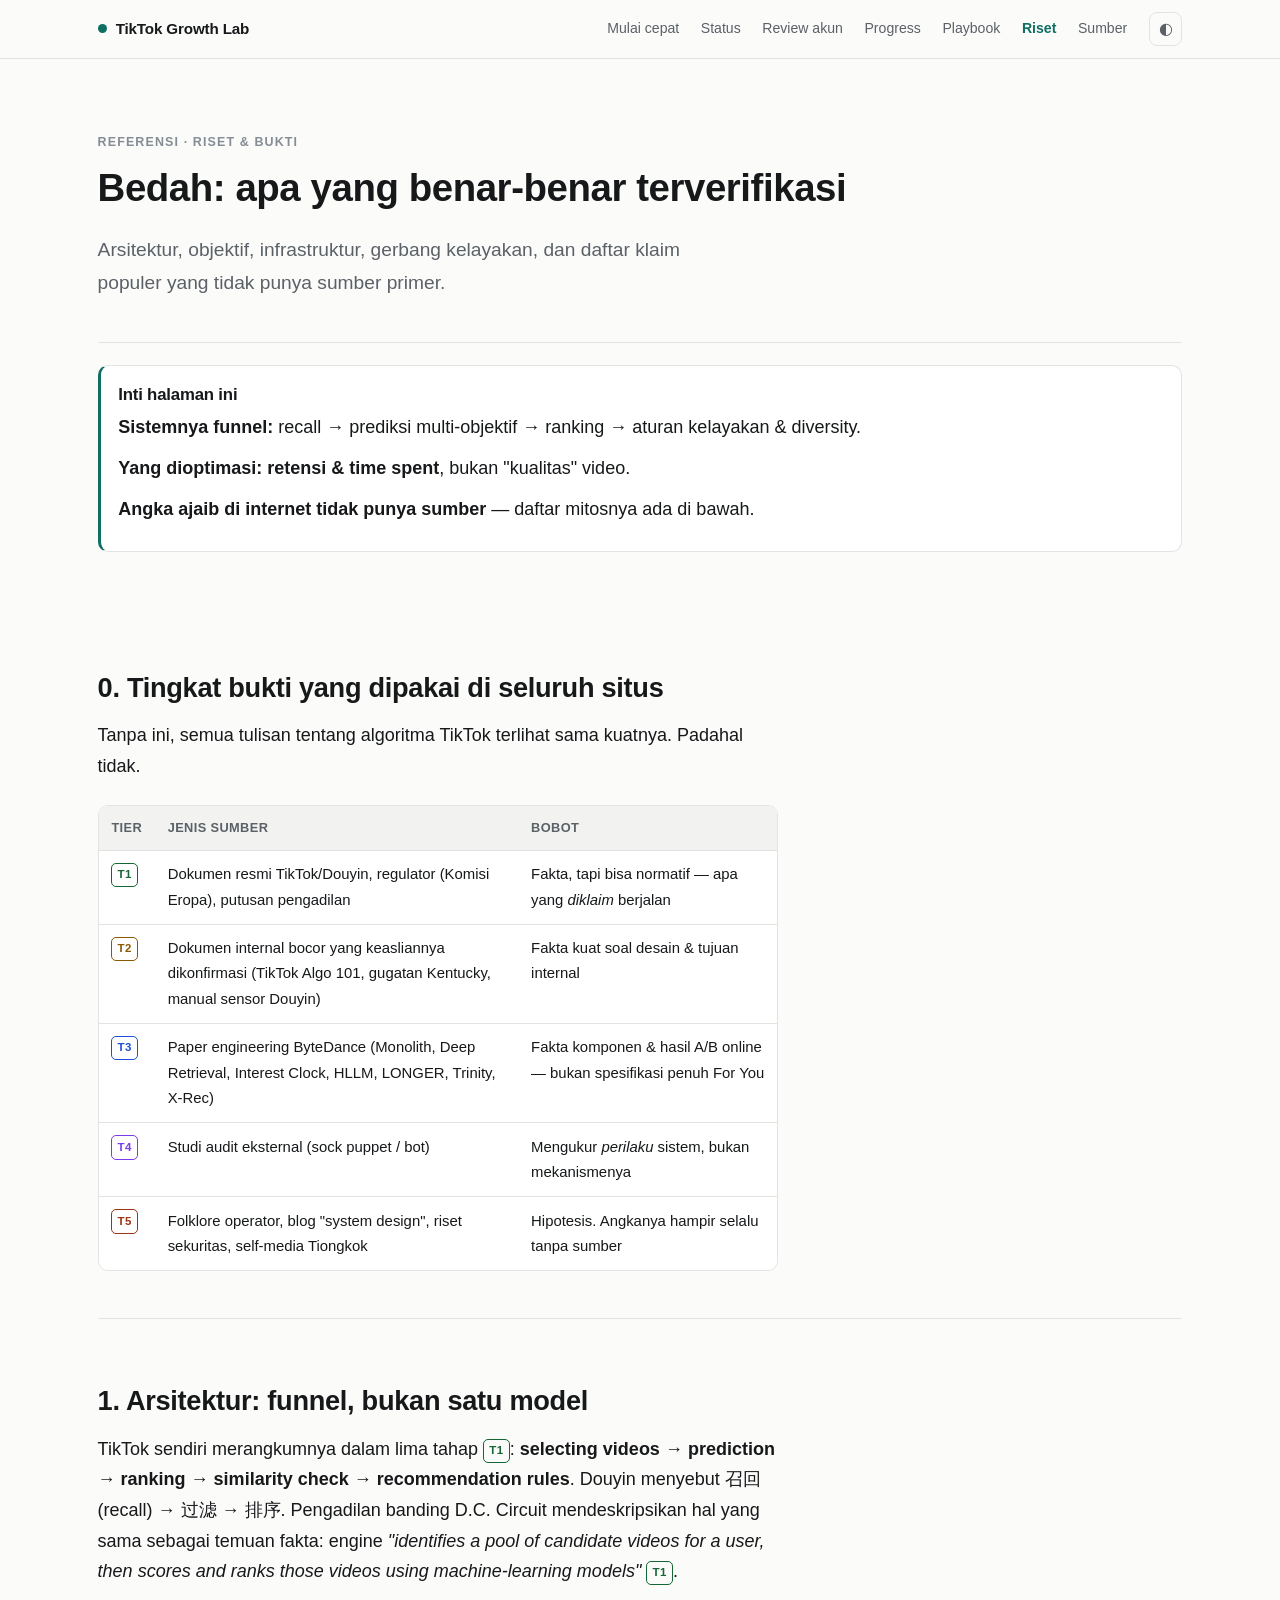
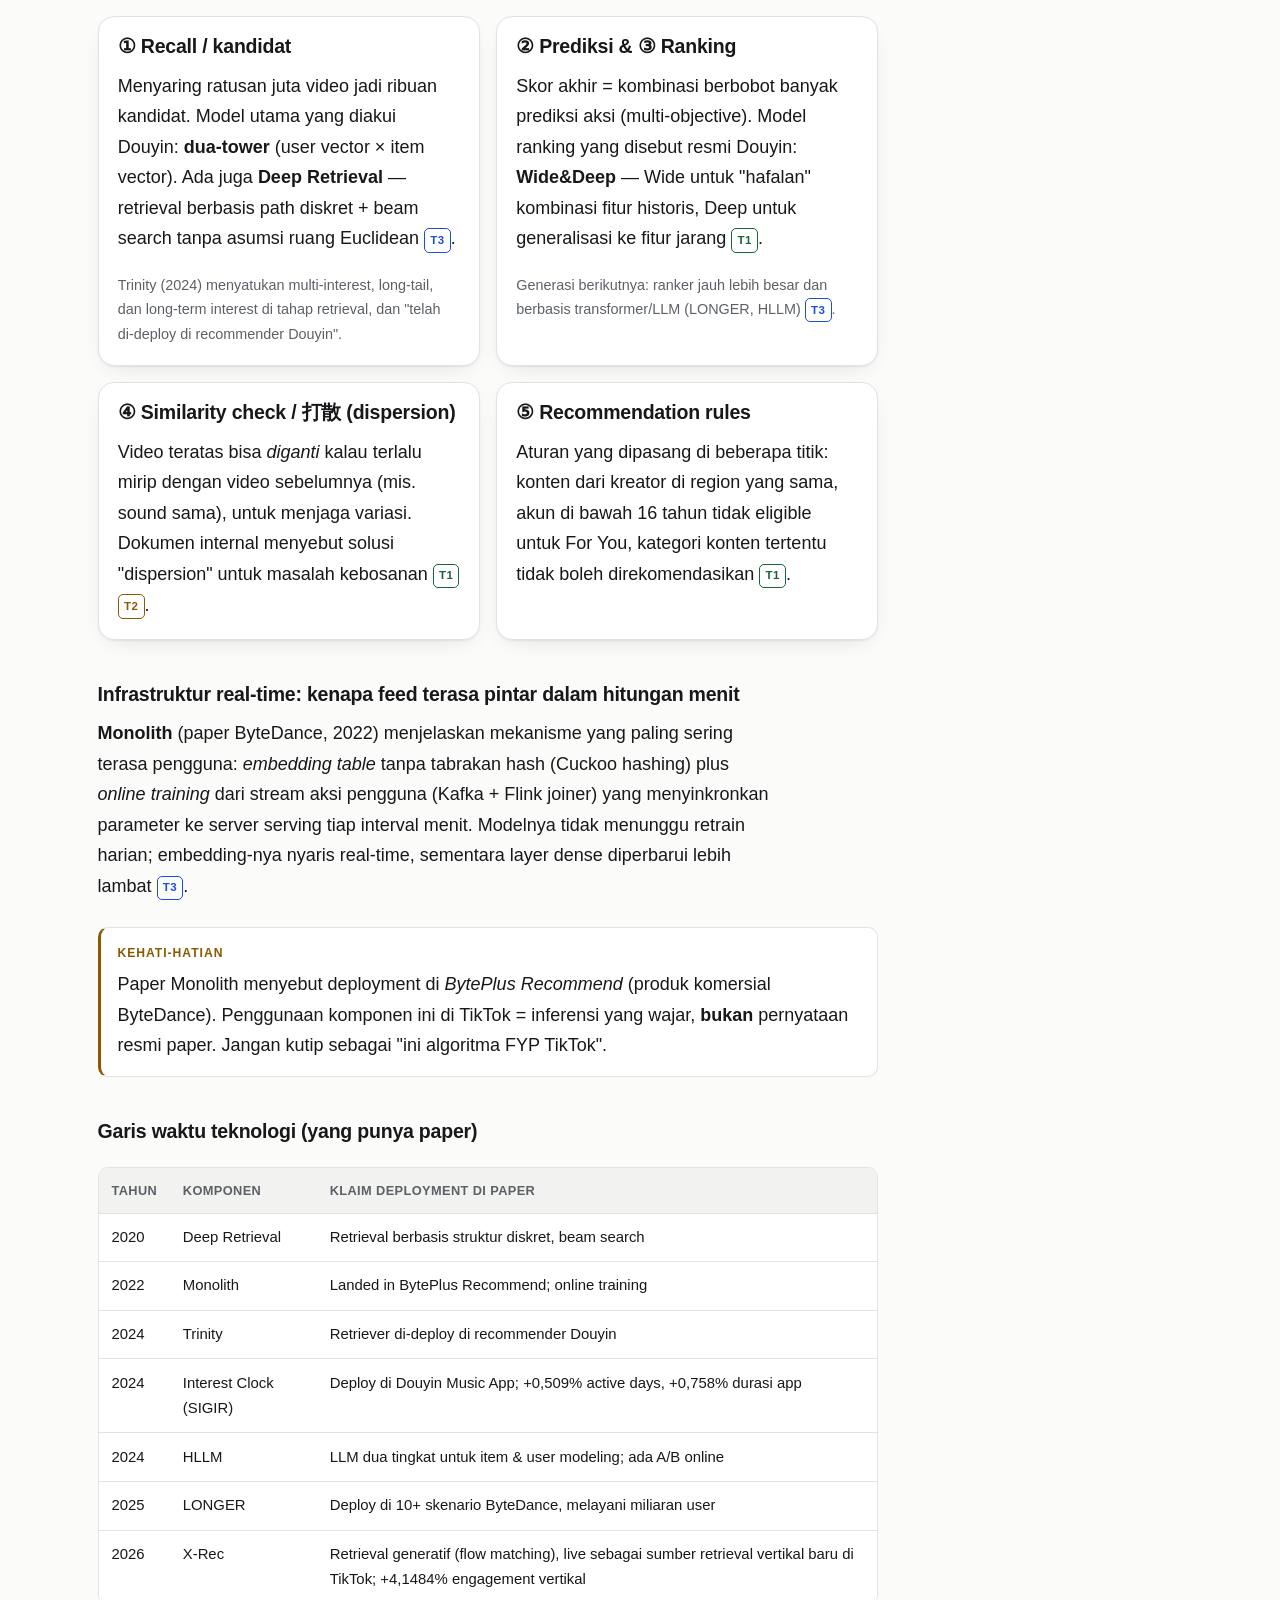
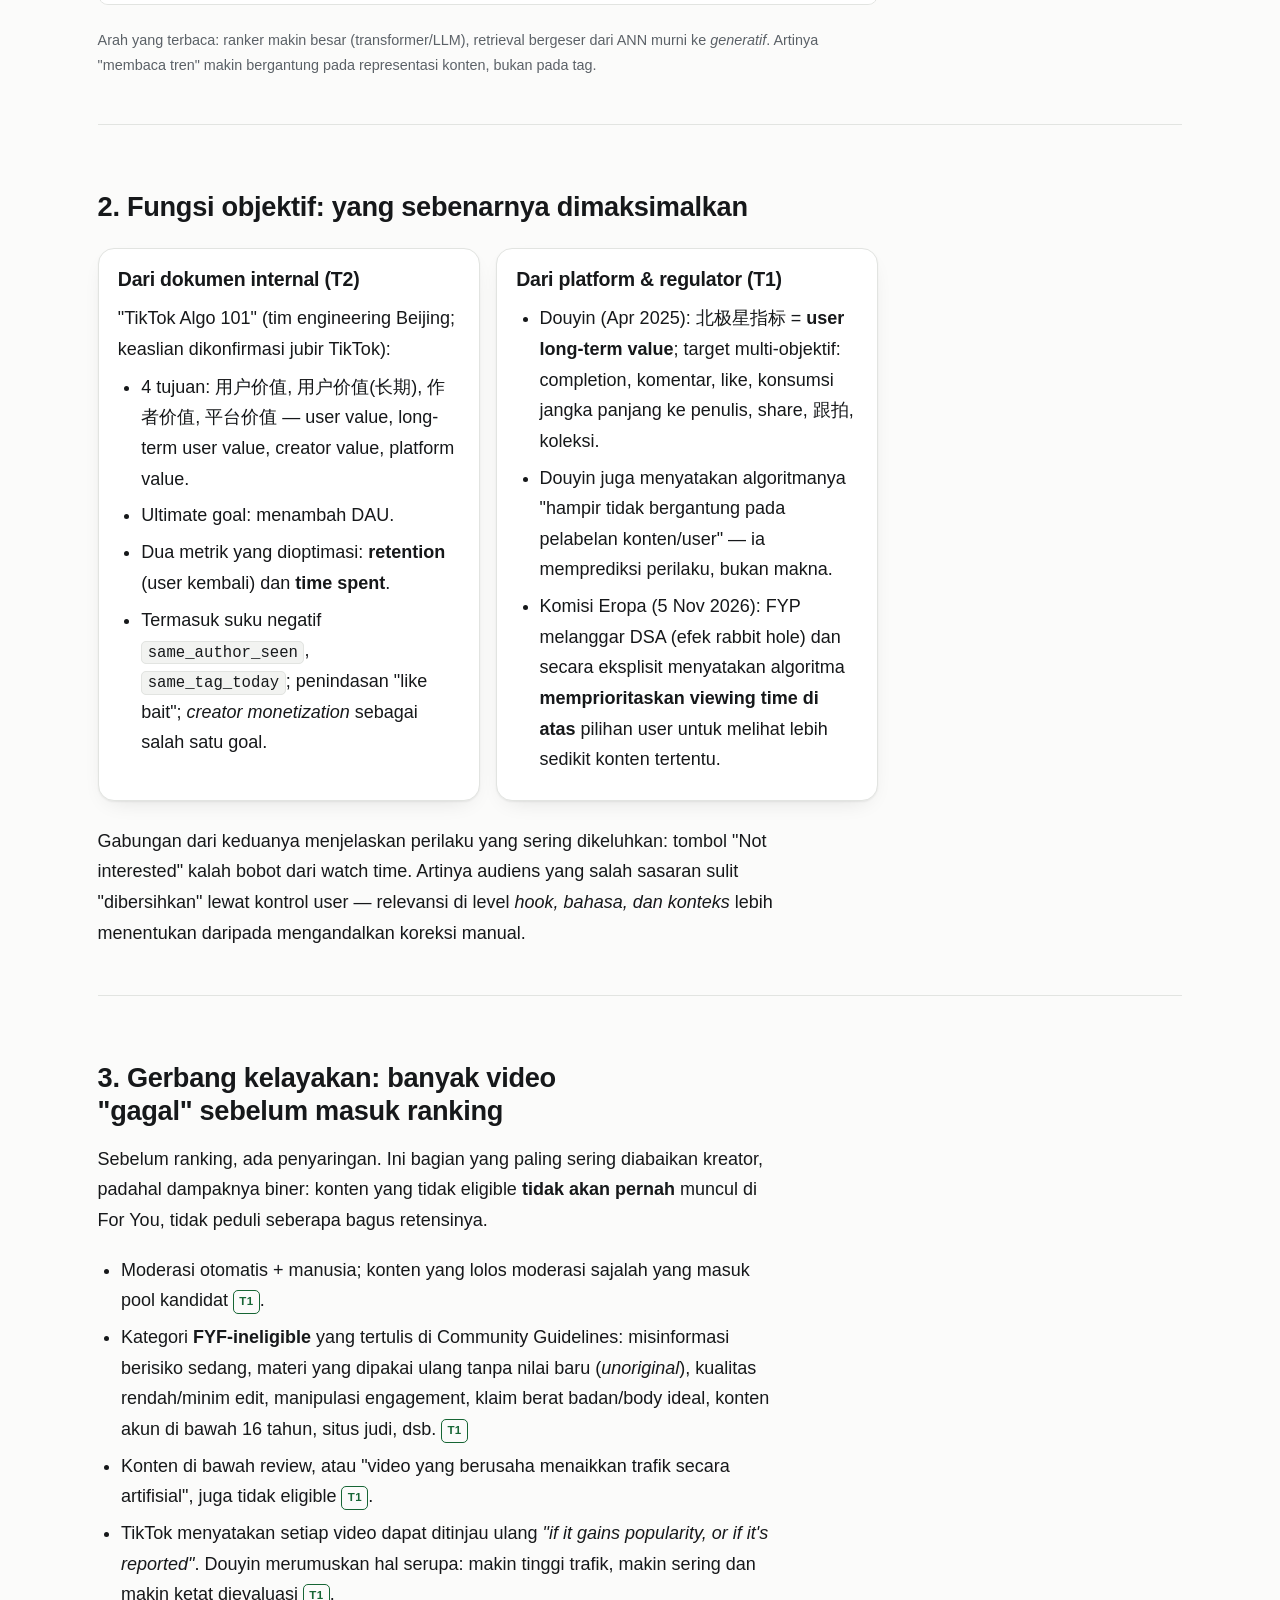
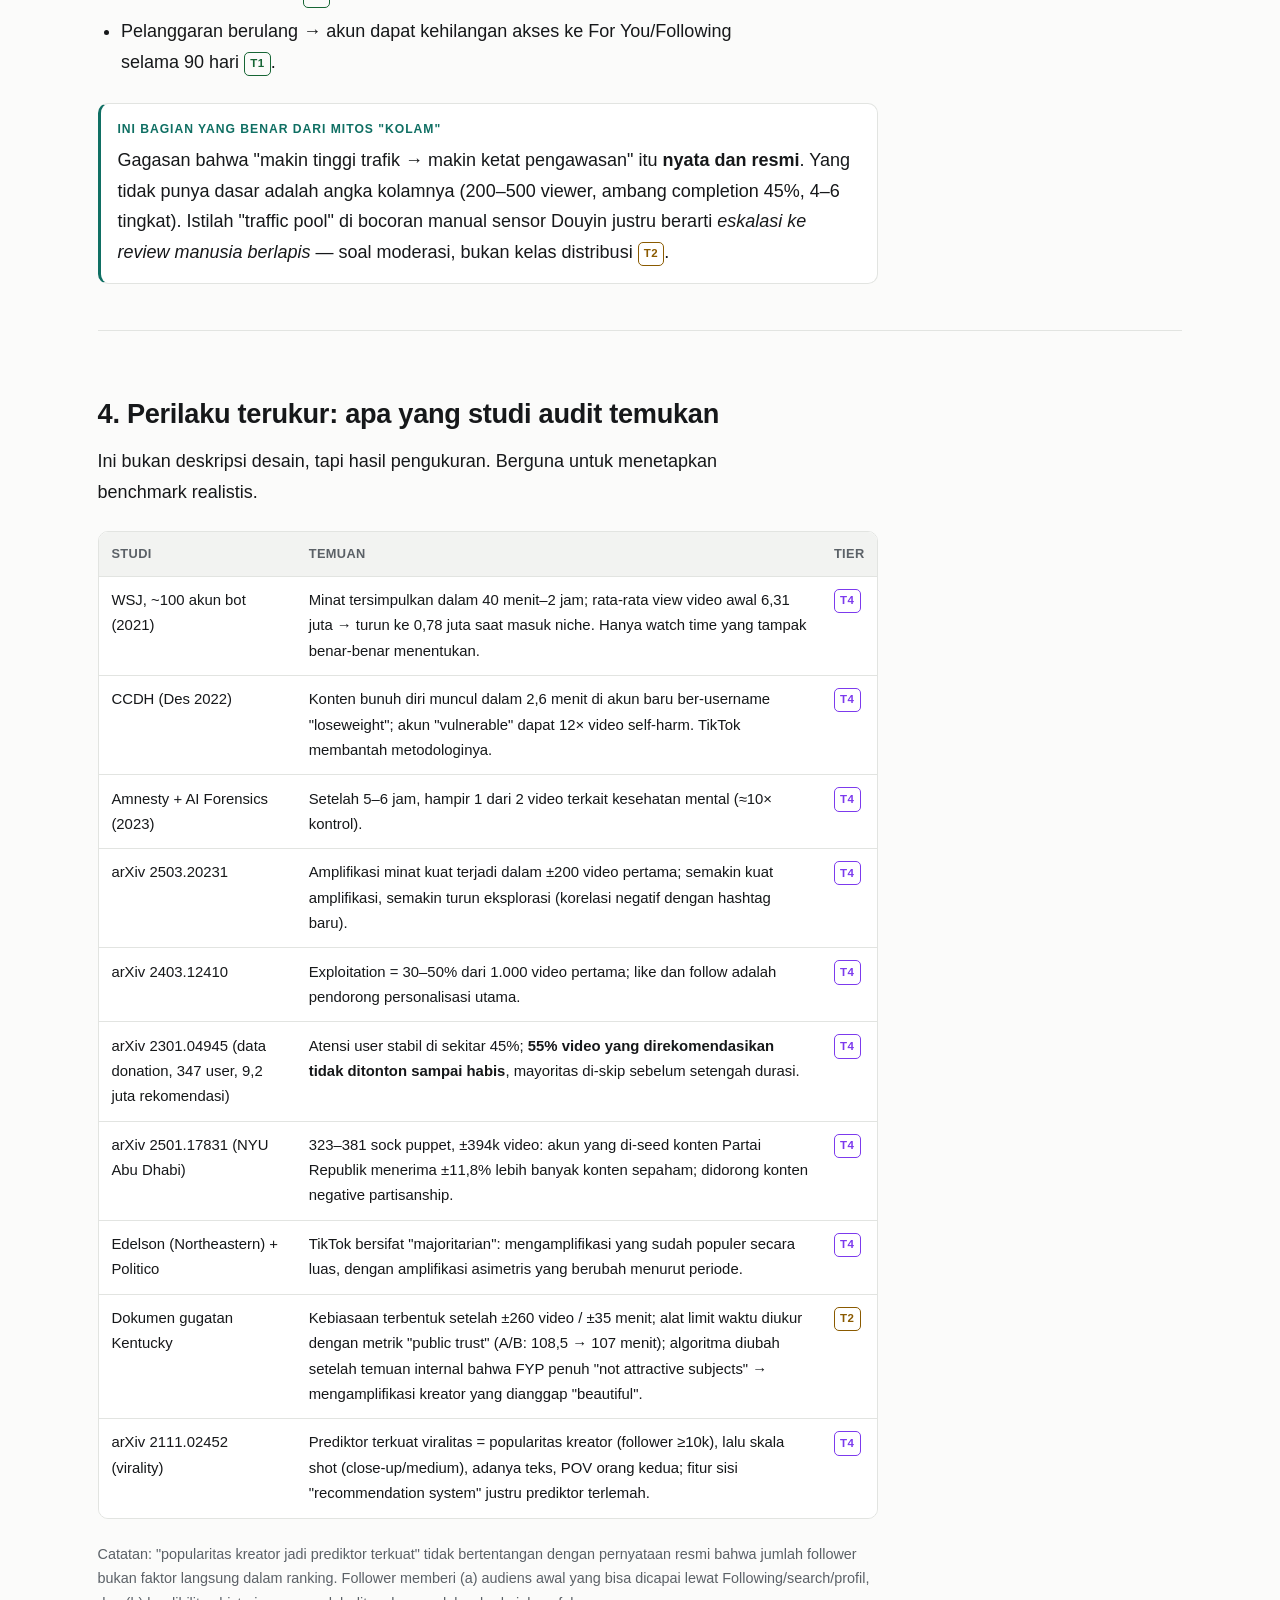
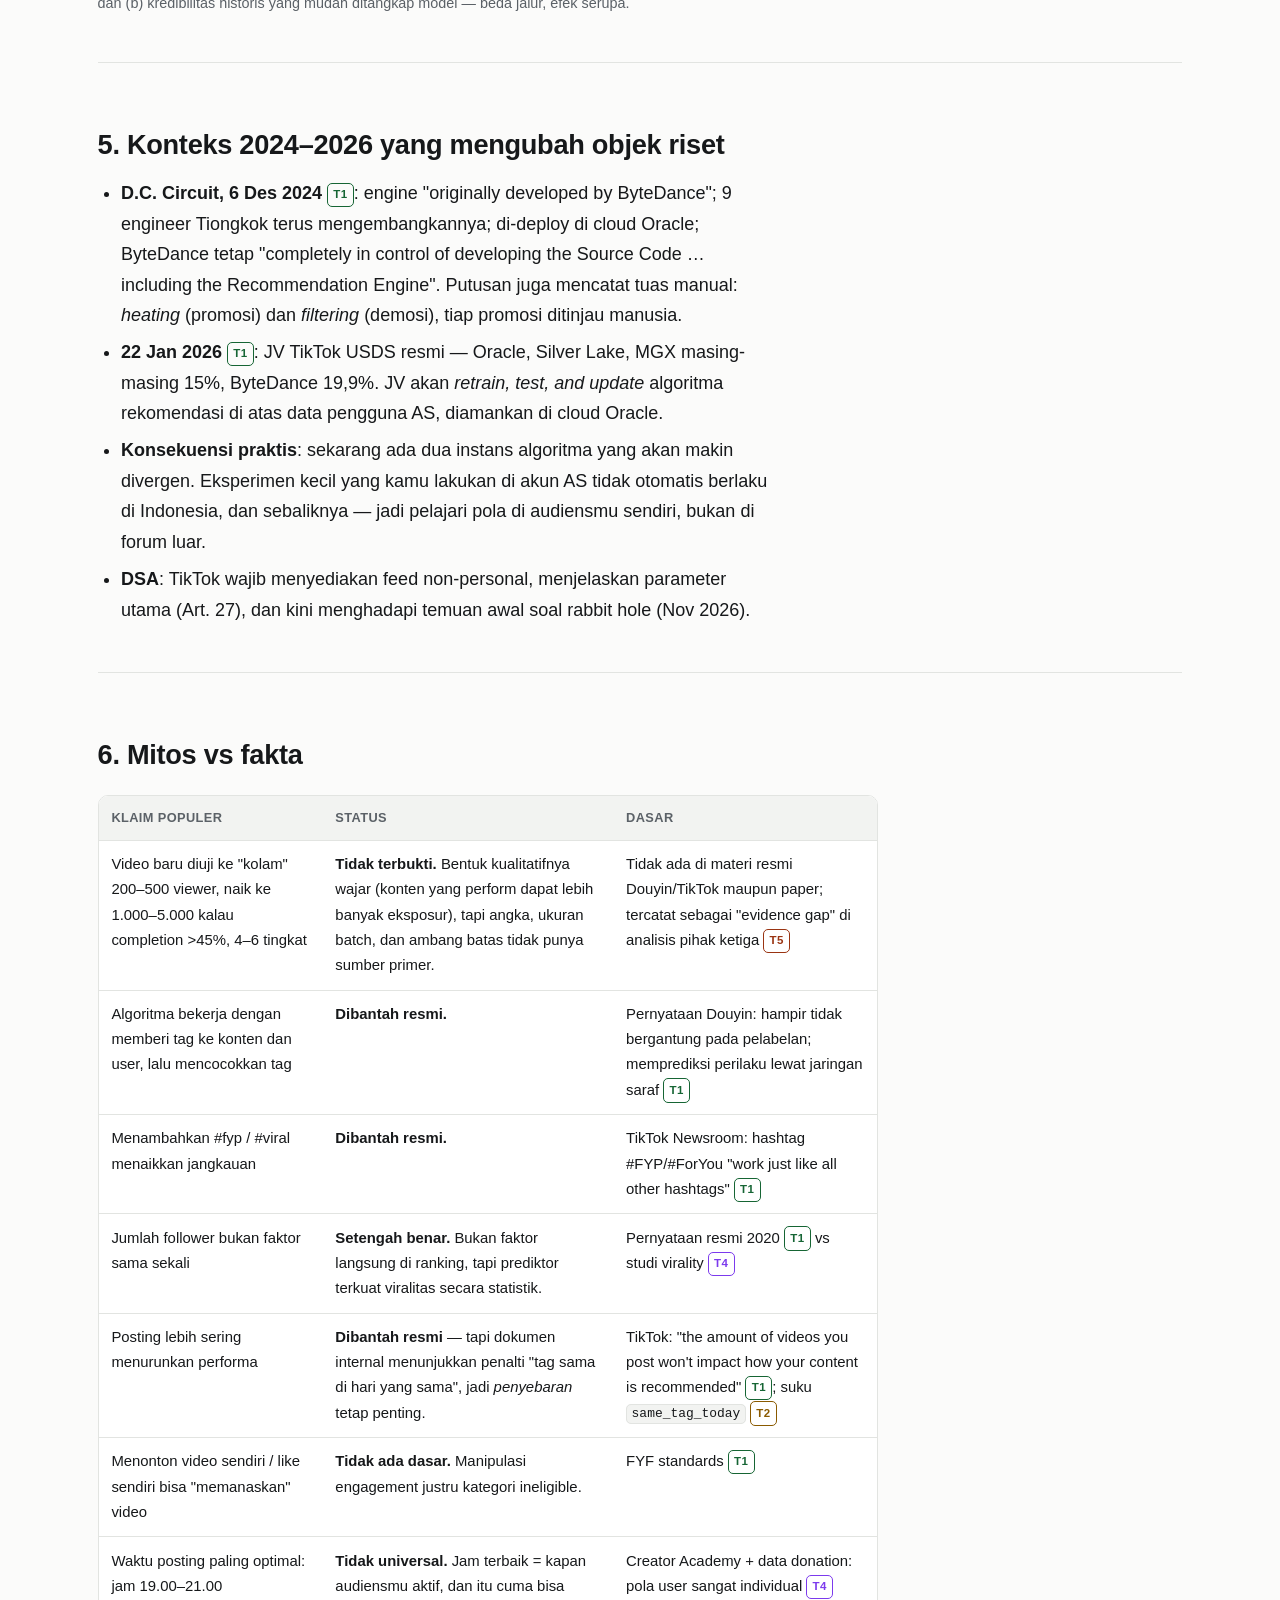
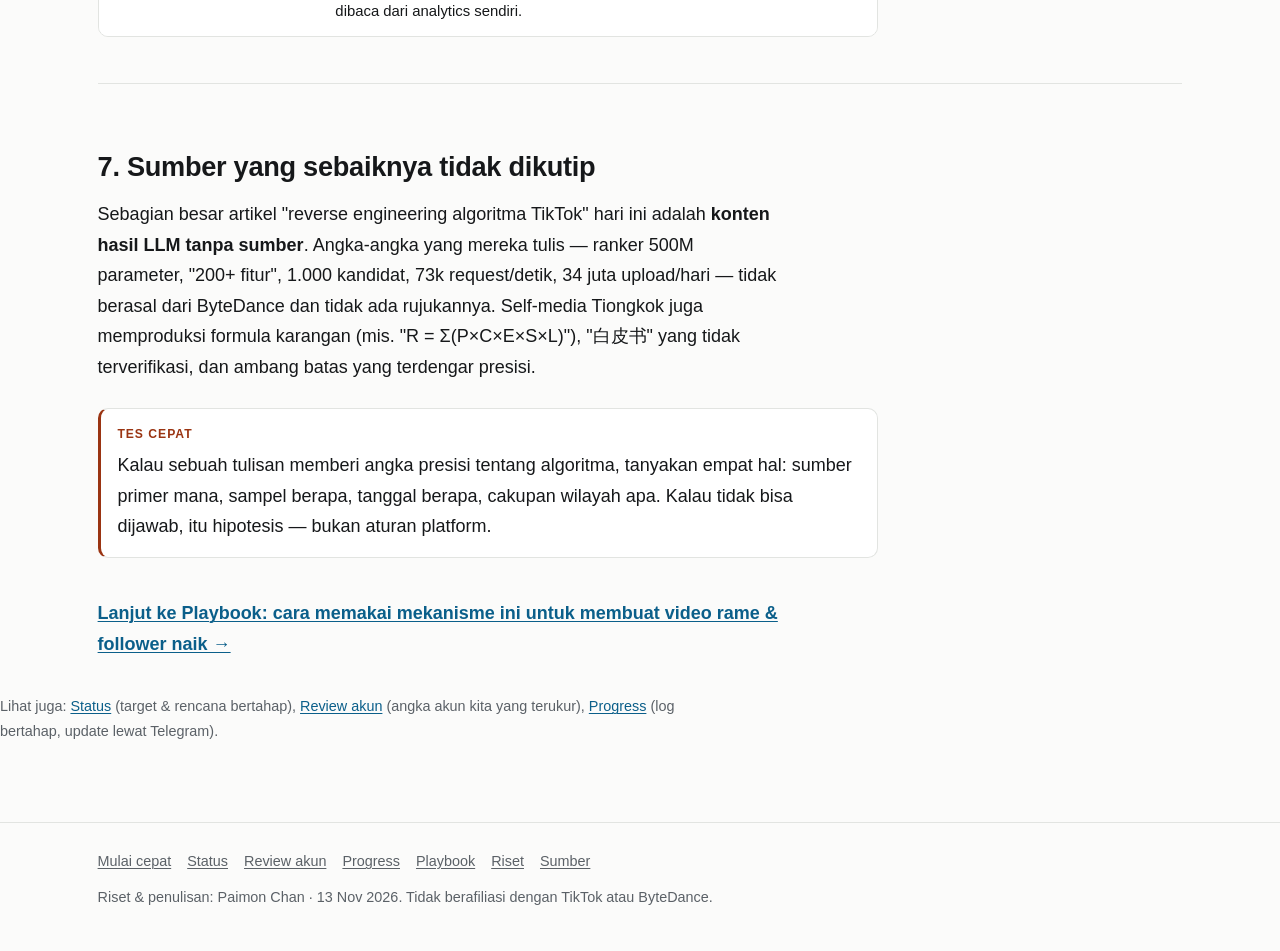
<file: bedah.html>
<!DOCTYPE html>
<html lang="id" data-theme="auto">
<head>
<meta charset="utf-8">
<meta name="viewport" content="width=device-width, initial-scale=1">
<title>Riset &amp; bukti — arsitektur, objektif, dan mitos algoritma TikTok</title>
<meta name="description" content="Arsitektur funnel algoritma TikTok, model dan infrastruktur (Monolith, Deep Retrieval, HLLM, LONGER, Interest Clock, X-Rec), fungsi objektif dari dokumen internal, gerbang kelayakan, dan tabel mitos vs fakta.">
<meta name="color-scheme" content="light dark">
<meta name="theme-color" content="#0f6f63">
<link rel="icon" href="assets/favicon.svg" type="image/svg+xml">
<link rel="stylesheet" href="assets/style.css?v=40">
<script>
  try {
    var t = localStorage.getItem('theme');
    if (t === 'light' || t === 'dark') document.documentElement.setAttribute('data-theme', t);
  } catch (e) {}
</script>
</head>
<body>
<a class="skip" href="#main">Lewati ke konten</a>

<header class="site-header">
  <div class="wrap inner">
    <a class="brand" href="index.html"><span class="dot" aria-hidden="true"></span>TikTok Growth Lab</a>
        <nav class="nav" aria-label="Navigasi utama">
      <a href="mudah.html">Mulai cepat</a>
      <a href="index.html">Status</a>
      <a href="audit.html">Review akun</a>
      <a href="progress.html">Progress</a>
      <a href="playbook.html">Playbook</a>
      <a href="bedah.html" aria-current="page">Riset</a>
      <a href="sumber.html">Sumber</a>
    </nav>
    <button class="theme-btn" id="themeBtn" type="button" aria-label="Ganti tema terang/gelap" title="Ganti tema">◐</button>
    <button class="menu-btn" id="menuBtn" type="button" aria-label="Buka menu" aria-expanded="false" aria-controls="drawer"><span aria-hidden="true">☰</span></button>
  </div>
</header>
<div class="drawer-backdrop" id="drawerBackdrop"></div>
<nav class="drawer" id="drawer" aria-label="Menu halaman" aria-hidden="true">
  <div class="drawer-head">
    <span class="drawer-title">Menu</span>
    <button class="drawer-close" id="drawerClose" type="button" aria-label="Tutup menu">&times;</button>
  </div>
  <ul class="drawer-list">
        <li><a href="mudah.html">Mulai cepat</a></li>
        <li><a href="index.html">Status</a></li>
        <li><a href="audit.html">Review akun</a></li>
        <li><a href="progress.html">Progress</a></li>
        <li><a href="playbook.html">Playbook</a></li>
        <li><a href="bedah.html" aria-current="page">Riset</a></li>
        <li><a href="sumber.html">Sumber</a></li>
  </ul>
</nav>

<main id="main">
  <div class="wrap">
    <section class="hero">
      <p class="eyebrow">Referensi · riset &amp; bukti</p>
      <h1>Bedah: apa yang benar-benar terverifikasi</h1>
      <p class="lede">Arsitektur, objektif, infrastruktur, gerbang kelayakan, dan daftar klaim populer yang tidak punya sumber primer.</p>
    </section>
    <div class="mission"><h2>Inti halaman ini</h2><ul class="plain" style="margin-bottom:0"><li><strong>Sistemnya funnel:</strong> recall → prediksi multi-objektif → ranking → aturan kelayakan &amp; diversity.</li><li><strong>Yang dioptimasi: retensi &amp; time spent</strong>, bukan "kualitas" video.</li><li><strong>Angka ajaib di internet tidak punya sumber</strong> — daftar mitosnya ada di bawah.</li></ul></div>


    <section class="prose" style="padding-top:2rem">
      <h2 id="tier">0. Tingkat bukti yang dipakai di seluruh situs</h2>
      <p>Tanpa ini, semua tulisan tentang algoritma TikTok terlihat sama kuatnya. Padahal tidak.</p>
      <div class="table-wrap">
        <table class="stack">
          <thead><tr><th>Tier</th><th>Jenis sumber</th><th>Bobot</th></tr></thead>
          <tbody>
            <tr>
              <td data-label="Tier"><span class="tier t1">T1</span></td>
              <td data-label="Sumber">Dokumen resmi TikTok/Douyin, regulator (Komisi Eropa), putusan pengadilan</td>
              <td data-label="Bobot">Fakta, tapi bisa normatif — apa yang <em>diklaim</em> berjalan</td>
            </tr>
            <tr>
              <td data-label="Tier"><span class="tier t2">T2</span></td>
              <td data-label="Sumber">Dokumen internal bocor yang keasliannya dikonfirmasi (TikTok Algo 101, gugatan Kentucky, manual sensor Douyin)</td>
              <td data-label="Bobot">Fakta kuat soal desain &amp; tujuan internal</td>
            </tr>
            <tr>
              <td data-label="Tier"><span class="tier t3">T3</span></td>
              <td data-label="Sumber">Paper engineering ByteDance (Monolith, Deep Retrieval, Interest Clock, HLLM, LONGER, Trinity, X-Rec)</td>
              <td data-label="Bobot">Fakta komponen &amp; hasil A/B online — bukan spesifikasi penuh For You</td>
            </tr>
            <tr>
              <td data-label="Tier"><span class="tier t4">T4</span></td>
              <td data-label="Sumber">Studi audit eksternal (sock puppet / bot)</td>
              <td data-label="Bobot">Mengukur <em>perilaku</em> sistem, bukan mekanismenya</td>
            </tr>
            <tr>
              <td data-label="Tier"><span class="tier t5">T5</span></td>
              <td data-label="Sumber">Folklore operator, blog "system design", riset sekuritas, self-media Tiongkok</td>
              <td data-label="Bobot">Hipotesis. Angkanya hampir selalu tanpa sumber</td>
            </tr>
          </tbody>
        </table>
      </div>
    </section>

    <hr>

    <section class="prose-wide">
      <h2 id="arsitektur">1. Arsitektur: funnel, bukan satu model</h2>
      <p class="prose">
        TikTok sendiri merangkumnya dalam lima tahap <span class="tier t1">T1</span>: <strong>selecting videos → prediction → ranking →
        similarity check → recommendation rules</strong>. Douyin menyebut 召回 (recall) → 过滤 → 排序. Pengadilan banding
        D.C. Circuit mendeskripsikan hal yang sama sebagai temuan fakta: engine <em>"identifies a pool of candidate videos for a user,
        then scores and ranks those videos using machine-learning models"</em> <span class="tier t1">T1</span>.
      </p>

      <div class="grid cols-2" style="margin:1.6em 0">
        <article class="card">
          <h3>① Recall / kandidat</h3>
          <p>Menyaring ratusan juta video jadi ribuan kandidat. Model utama yang diakui Douyin: <strong>dua-tower</strong> (user vector × item vector). Ada juga <strong>Deep Retrieval</strong> — retrieval berbasis path diskret + beam search tanpa asumsi ruang Euclidean <span class="tier t3">T3</span>.</p>
          <p class="ui-quiet" style="margin-bottom:0">Trinity (2024) menyatukan multi-interest, long-tail, dan long-term interest di tahap retrieval, dan "telah di-deploy di recommender Douyin".</p>
        </article>
        <article class="card">
          <h3>② Prediksi &amp; ③ Ranking</h3>
          <p>Skor akhir = kombinasi berbobot banyak prediksi aksi (multi-objective). Model ranking yang disebut resmi Douyin: <strong>Wide&amp;Deep</strong> — Wide untuk "hafalan" kombinasi fitur historis, Deep untuk generalisasi ke fitur jarang <span class="tier t1">T1</span>.</p>
          <p class="ui-quiet" style="margin-bottom:0">Generasi berikutnya: ranker jauh lebih besar dan berbasis transformer/LLM (LONGER, HLLM) <span class="tier t3">T3</span>.</p>
        </article>
        <article class="card">
          <h3>④ Similarity check / 打散 (dispersion)</h3>
          <p>Video teratas bisa <em>diganti</em> kalau terlalu mirip dengan video sebelumnya (mis. sound sama), untuk menjaga variasi. Dokumen internal menyebut solusi "dispersion" untuk masalah kebosanan <span class="tier t1">T1</span><span class="tier t2">T2</span>.</p>
        </article>
        <article class="card">
          <h3>⑤ Recommendation rules</h3>
          <p>Aturan yang dipasang di beberapa titik: konten dari kreator di region yang sama, akun di bawah 16 tahun tidak eligible untuk For You, kategori konten tertentu tidak boleh direkomendasikan <span class="tier t1">T1</span>.</p>
        </article>
      </div>

      <h3>Infrastruktur real-time: kenapa feed terasa pintar dalam hitungan menit</h3>
      <p class="prose">
        <strong>Monolith</strong> (paper ByteDance, 2022) menjelaskan mekanisme yang paling sering terasa pengguna:
        <em>embedding table</em> tanpa tabrakan hash (Cuckoo hashing) plus <em>online training</em> dari stream aksi pengguna
        (Kafka + Flink joiner) yang menyinkronkan parameter ke server serving tiap interval menit. Modelnya tidak menunggu retrain harian;
        embedding-nya nyaris real-time, sementara layer dense diperbarui lebih lambat <span class="tier t3">T3</span>.
      </p>
      <div class="callout warn">
        <span class="label">Kehati-hatian</span>
        <p style="margin-bottom:0">Paper Monolith menyebut deployment di <em>BytePlus Recommend</em> (produk komersial ByteDance). Penggunaan komponen ini di TikTok = inferensi yang wajar, <strong>bukan</strong> pernyataan resmi paper. Jangan kutip sebagai "ini algoritma FYP TikTok".</p>
      </div>

      <h3>Garis waktu teknologi (yang punya paper)</h3>
      <div class="table-wrap">
        <table class="stack">
          <thead><tr><th>Tahun</th><th>Komponen</th><th>Klaim deployment di paper</th></tr></thead>
          <tbody>
            <tr><td data-label="Tahun">2020</td><td data-label="Komponen">Deep Retrieval</td><td data-label="Deployment">Retrieval berbasis struktur diskret, beam search</td></tr>
            <tr><td data-label="Tahun">2022</td><td data-label="Komponen">Monolith</td><td data-label="Deployment">Landed in BytePlus Recommend; online training</td></tr>
            <tr><td data-label="Tahun">2024</td><td data-label="Komponen">Trinity</td><td data-label="Deployment">Retriever di-deploy di recommender Douyin</td></tr>
            <tr><td data-label="Tahun">2024</td><td data-label="Komponen">Interest Clock (SIGIR)</td><td data-label="Deployment">Deploy di Douyin Music App; +0,509% active days, +0,758% durasi app</td></tr>
            <tr><td data-label="Tahun">2024</td><td data-label="Komponen">HLLM</td><td data-label="Deployment">LLM dua tingkat untuk item &amp; user modeling; ada A/B online</td></tr>
            <tr><td data-label="Tahun">2025</td><td data-label="Komponen">LONGER</td><td data-label="Deployment">Deploy di 10+ skenario ByteDance, melayani miliaran user</td></tr>
            <tr><td data-label="Tahun">2026</td><td data-label="Komponen">X-Rec</td><td data-label="Deployment">Retrieval generatif (flow matching), live sebagai sumber retrieval vertikal baru di TikTok; +4,1484% engagement vertikal</td></tr>
          </tbody>
        </table>
      </div>
      <p class="ui-quiet">Arah yang terbaca: ranker makin besar (transformer/LLM), retrieval bergeser dari ANN murni ke <em>generatif</em>. Artinya "membaca tren" makin bergantung pada representasi konten, bukan pada tag.</p>
    </section>

    <hr>

    <section class="prose-wide">
      <h2 id="objektif">2. Fungsi objektif: yang sebenarnya dimaksimalkan</h2>

      <div class="grid cols-2" style="margin:1.4em 0">
        <article class="card">
          <h3>Dari dokumen internal (T2)</h3>
          <p style="margin-bottom:.4em">"TikTok Algo 101" (tim engineering Beijing; keaslian dikonfirmasi jubir TikTok):</p>
          <ul style="margin-bottom:0">
            <li>4 tujuan: 用户价值, 用户价值(长期), 作者价值, 平台价值 — user value, long-term user value, creator value, platform value.</li>
            <li>Ultimate goal: menambah DAU.</li>
            <li>Dua metrik yang dioptimasi: <strong>retention</strong> (user kembali) dan <strong>time spent</strong>.</li>
            <li>Termasuk suku negatif <code>same_author_seen</code>, <code>same_tag_today</code>; penindasan "like bait"; <em>creator monetization</em> sebagai salah satu goal.</li>
          </ul>
        </article>
        <article class="card">
          <h3>Dari platform &amp; regulator (T1)</h3>
          <ul style="margin-bottom:0">
            <li>Douyin (Apr 2025): 北极星指标 = <strong>user long-term value</strong>; target multi-objektif: completion, komentar, like, konsumsi jangka panjang ke penulis, share, 跟拍, koleksi.</li>
            <li>Douyin juga menyatakan algoritmanya "hampir tidak bergantung pada pelabelan konten/user" — ia memprediksi perilaku, bukan makna.</li>
            <li>Komisi Eropa (5 Nov 2026): FYP melanggar DSA (efek rabbit hole) dan secara eksplisit menyatakan algoritma <strong>memprioritaskan viewing time di atas</strong> pilihan user untuk melihat lebih sedikit konten tertentu.</li>
          </ul>
        </article>
      </div>

      <p class="prose">
        Gabungan dari keduanya menjelaskan perilaku yang sering dikeluhkan: tombol "Not interested" kalah bobot dari watch time.
        Artinya audiens yang salah sasaran sulit "dibersihkan" lewat kontrol user — relevansi di level <em>hook, bahasa, dan konteks</em>
        lebih menentukan daripada mengandalkan koreksi manual.
      </p>
    </section>

    <hr>

    <section class="prose-wide">
      <h2 id="kelayakan">3. Gerbang kelayakan: banyak video "gagal" sebelum masuk ranking</h2>
      <p class="prose">
        Sebelum ranking, ada penyaringan. Ini bagian yang paling sering diabaikan kreator, padahal dampaknya biner:
        konten yang tidak eligible <strong>tidak akan pernah</strong> muncul di For You, tidak peduli seberapa bagus retensinya.
      </p>
      <ul class="prose">
        <li>Moderasi otomatis + manusia; konten yang lolos moderasi sajalah yang masuk pool kandidat <span class="tier t1">T1</span>.</li>
        <li>Kategori <strong>FYF-ineligible</strong> yang tertulis di Community Guidelines: misinformasi berisiko sedang, materi yang dipakai ulang tanpa nilai baru (<em>unoriginal</em>), kualitas rendah/minim edit, manipulasi engagement, klaim berat badan/body ideal, konten akun di bawah 16 tahun, situs judi, dsb. <span class="tier t1">T1</span></li>
        <li>Konten di bawah review, atau "video yang berusaha menaikkan trafik secara artifisial", juga tidak eligible <span class="tier t1">T1</span>.</li>
        <li>TikTok menyatakan setiap video dapat ditinjau ulang <em>"if it gains popularity, or if it's reported"</em>. Douyin merumuskan hal serupa: makin tinggi trafik, makin sering dan makin ketat dievaluasi <span class="tier t1">T1</span>.</li>
        <li>Pelanggaran berulang → akun dapat kehilangan akses ke For You/Following selama 90 hari <span class="tier t1">T1</span>.</li>
      </ul>
      <div class="callout">
        <span class="label">Ini bagian yang benar dari mitos "kolam"</span>
        <p style="margin-bottom:0">
          Gagasan bahwa "makin tinggi trafik → makin ketat pengawasan" itu <strong>nyata dan resmi</strong>. Yang tidak punya dasar adalah
          angka kolamnya (200–500 viewer, ambang completion 45%, 4–6 tingkat). Istilah "traffic pool" di bocoran manual sensor Douyin
          justru berarti <em>eskalasi ke review manusia berlapis</em> — soal moderasi, bukan kelas distribusi <span class="tier t2">T2</span>.
        </p>
      </div>
    </section>

    <hr>

    <section class="prose-wide">
      <h2 id="perilaku">4. Perilaku terukur: apa yang studi audit temukan</h2>
      <p class="prose">Ini bukan deskripsi desain, tapi hasil pengukuran. Berguna untuk menetapkan benchmark realistis.</p>
      <div class="table-wrap">
        <table class="stack">
          <thead><tr><th>Studi</th><th>Temuan</th><th>Tier</th></tr></thead>
          <tbody>
            <tr>
              <td data-label="Studi">WSJ, ~100 akun bot (2021)</td>
              <td data-label="Temuan">Minat tersimpulkan dalam 40 menit–2 jam; rata-rata view video awal 6,31 juta → turun ke 0,78 juta saat masuk niche. Hanya watch time yang tampak benar-benar menentukan.</td>
              <td data-label="Tier"><span class="tier t4">T4</span></td>
            </tr>
            <tr>
              <td data-label="Studi">CCDH (Des 2022)</td>
              <td data-label="Temuan">Konten bunuh diri muncul dalam 2,6 menit di akun baru ber-username "loseweight"; akun "vulnerable" dapat 12× video self-harm. TikTok membantah metodologinya.</td>
              <td data-label="Tier"><span class="tier t4">T4</span></td>
            </tr>
            <tr>
              <td data-label="Studi">Amnesty + AI Forensics (2023)</td>
              <td data-label="Temuan">Setelah 5–6 jam, hampir 1 dari 2 video terkait kesehatan mental (≈10× kontrol).</td>
              <td data-label="Tier"><span class="tier t4">T4</span></td>
            </tr>
            <tr>
              <td data-label="Studi">arXiv 2503.20231</td>
              <td data-label="Temuan">Amplifikasi minat kuat terjadi dalam ±200 video pertama; semakin kuat amplifikasi, semakin turun eksplorasi (korelasi negatif dengan hashtag baru).</td>
              <td data-label="Tier"><span class="tier t4">T4</span></td>
            </tr>
            <tr>
              <td data-label="Studi">arXiv 2403.12410</td>
              <td data-label="Temuan">Exploitation = 30–50% dari 1.000 video pertama; like dan follow adalah pendorong personalisasi utama.</td>
              <td data-label="Tier"><span class="tier t4">T4</span></td>
            </tr>
            <tr>
              <td data-label="Studi">arXiv 2301.04945 (data donation, 347 user, 9,2 juta rekomendasi)</td>
              <td data-label="Temuan">Atensi user stabil di sekitar 45%; <strong>55% video yang direkomendasikan tidak ditonton sampai habis</strong>, mayoritas di-skip sebelum setengah durasi.</td>
              <td data-label="Tier"><span class="tier t4">T4</span></td>
            </tr>
            <tr>
              <td data-label="Studi">arXiv 2501.17831 (NYU Abu Dhabi)</td>
              <td data-label="Temuan">323–381 sock puppet, ±394k video: akun yang di-seed konten Partai Republik menerima ±11,8% lebih banyak konten sepaham; didorong konten negative partisanship.</td>
              <td data-label="Tier"><span class="tier t4">T4</span></td>
            </tr>
            <tr>
              <td data-label="Studi">Edelson (Northeastern) + Politico</td>
              <td data-label="Temuan">TikTok bersifat "majoritarian": mengamplifikasi yang sudah populer secara luas, dengan amplifikasi asimetris yang berubah menurut periode.</td>
              <td data-label="Tier"><span class="tier t4">T4</span></td>
            </tr>
            <tr>
              <td data-label="Studi">Dokumen gugatan Kentucky</td>
              <td data-label="Temuan">Kebiasaan terbentuk setelah ±260 video / ±35 menit; alat limit waktu diukur dengan metrik "public trust" (A/B: 108,5 → 107 menit); algoritma diubah setelah temuan internal bahwa FYP penuh "not attractive subjects" → mengamplifikasi kreator yang dianggap "beautiful".</td>
              <td data-label="Tier"><span class="tier t2">T2</span></td>
            </tr>
            <tr>
              <td data-label="Studi">arXiv 2111.02452 (virality)</td>
              <td data-label="Temuan">Prediktor terkuat viralitas = popularitas kreator (follower ≥10k), lalu skala shot (close-up/medium), adanya teks, POV orang kedua; fitur sisi "recommendation system" justru prediktor terlemah.</td>
              <td data-label="Tier"><span class="tier t4">T4</span></td>
            </tr>
          </tbody>
        </table>
      </div>
      <p class="ui-quiet">
        Catatan: "popularitas kreator jadi prediktor terkuat" tidak bertentangan dengan pernyataan resmi bahwa jumlah follower bukan faktor langsung
        dalam ranking. Follower memberi (a) audiens awal yang bisa dicapai lewat Following/search/profil, dan (b) kredibilitas historis yang mudah
        ditangkap model — beda jalur, efek serupa.
      </p>
    </section>

    <hr>

    <section class="prose-wide">
      <h2 id="konteks">5. Konteks 2024–2026 yang mengubah objek riset</h2>
      <ul class="prose">
        <li><strong>D.C. Circuit, 6 Des 2024</strong> <span class="tier t1">T1</span>: engine "originally developed by ByteDance"; 9 engineer Tiongkok terus mengembangkannya; di-deploy di cloud Oracle; ByteDance tetap "completely in control of developing the Source Code … including the Recommendation Engine". Putusan juga mencatat tuas manual: <em>heating</em> (promosi) dan <em>filtering</em> (demosi), tiap promosi ditinjau manusia.</li>
        <li><strong>22 Jan 2026</strong> <span class="tier t1">T1</span>: JV TikTok USDS resmi — Oracle, Silver Lake, MGX masing-masing 15%, ByteDance 19,9%. JV akan <em>retrain, test, and update</em> algoritma rekomendasi di atas data pengguna AS, diamankan di cloud Oracle.</li>
        <li><strong>Konsekuensi praktis</strong>: sekarang ada dua instans algoritma yang akan makin divergen. Eksperimen kecil yang kamu lakukan di akun AS tidak otomatis berlaku di Indonesia, dan sebaliknya — jadi pelajari pola di audiensmu sendiri, bukan di forum luar.</li>
        <li><strong>DSA</strong>: TikTok wajib menyediakan feed non-personal, menjelaskan parameter utama (Art. 27), dan kini menghadapi temuan awal soal rabbit hole (Nov 2026).</li>
      </ul>
    </section>

    <hr>

    <section class="prose-wide">
      <h2 id="mitos">6. Mitos vs fakta</h2>
      <div class="table-wrap">
        <table class="stack">
          <thead><tr><th>Klaim populer</th><th>Status</th><th>Dasar</th></tr></thead>
          <tbody>
            <tr>
              <td data-label="Klaim">Video baru diuji ke "kolam" 200–500 viewer, naik ke 1.000–5.000 kalau completion &gt;45%, 4–6 tingkat</td>
              <td data-label="Status"><strong>Tidak terbukti.</strong> Bentuk kualitatifnya wajar (konten yang perform dapat lebih banyak eksposur), tapi angka, ukuran batch, dan ambang batas tidak punya sumber primer.</td>
              <td data-label="Dasar">Tidak ada di materi resmi Douyin/TikTok maupun paper; tercatat sebagai "evidence gap" di analisis pihak ketiga <span class="tier t5">T5</span></td>
            </tr>
            <tr>
              <td data-label="Klaim">Algoritma bekerja dengan memberi tag ke konten dan user, lalu mencocokkan tag</td>
              <td data-label="Status"><strong>Dibantah resmi.</strong></td>
              <td data-label="Dasar">Pernyataan Douyin: hampir tidak bergantung pada pelabelan; memprediksi perilaku lewat jaringan saraf <span class="tier t1">T1</span></td>
            </tr>
            <tr>
              <td data-label="Klaim">Menambahkan #fyp / #viral menaikkan jangkauan</td>
              <td data-label="Status"><strong>Dibantah resmi.</strong></td>
              <td data-label="Dasar">TikTok Newsroom: hashtag #FYP/#ForYou "work just like all other hashtags" <span class="tier t1">T1</span></td>
            </tr>
            <tr>
              <td data-label="Klaim">Jumlah follower bukan faktor sama sekali</td>
              <td data-label="Status"><strong>Setengah benar.</strong> Bukan faktor langsung di ranking, tapi prediktor terkuat viralitas secara statistik.</td>
              <td data-label="Dasar">Pernyataan resmi 2020 <span class="tier t1">T1</span> vs studi virality <span class="tier t4">T4</span></td>
            </tr>
            <tr>
              <td data-label="Klaim">Posting lebih sering menurunkan performa</td>
              <td data-label="Status"><strong>Dibantah resmi</strong> — tapi dokumen internal menunjukkan penalti "tag sama di hari yang sama", jadi <em>penyebaran</em> tetap penting.</td>
              <td data-label="Dasar">TikTok: "the amount of videos you post won't impact how your content is recommended" <span class="tier t1">T1</span>; suku <code>same_tag_today</code> <span class="tier t2">T2</span></td>
            </tr>
            <tr>
              <td data-label="Klaim">Menonton video sendiri / like sendiri bisa "memanaskan" video</td>
              <td data-label="Status"><strong>Tidak ada dasar.</strong> Manipulasi engagement justru kategori ineligible.</td>
              <td data-label="Dasar">FYF standards <span class="tier t1">T1</span></td>
            </tr>
            <tr>
              <td data-label="Klaim">Waktu posting paling optimal: jam 19.00–21.00</td>
              <td data-label="Status"><strong>Tidak universal.</strong> Jam terbaik = kapan audiensmu aktif, dan itu cuma bisa dibaca dari analytics sendiri.</td>
              <td data-label="Dasar">Creator Academy + data donation: pola user sangat individual <span class="tier t4">T4</span></td>
            </tr>
          </tbody>
        </table>
      </div>
    </section>

    <hr>

    <section class="prose-wide">
      <h2 id="jangan-dikutip">7. Sumber yang sebaiknya tidak dikutip</h2>
      <p class="prose">
        Sebagian besar artikel "reverse engineering algoritma TikTok" hari ini adalah <strong>konten hasil LLM tanpa sumber</strong>.
        Angka-angka yang mereka tulis — ranker 500M parameter, "200+ fitur", 1.000 kandidat, 73k request/detik, 34 juta upload/hari —
        tidak berasal dari ByteDance dan tidak ada rujukannya. Self-media Tiongkok juga memproduksi formula karangan
        (mis. "R = Σ(P×C×E×S×L)"), "白皮书" yang tidak terverifikasi, dan ambang batas yang terdengar presisi.
      </p>
      <div class="callout danger">
        <span class="label">Tes cepat</span>
        <p style="margin-bottom:0">
          Kalau sebuah tulisan memberi angka presisi tentang algoritma, tanyakan empat hal: sumber primer mana, sampel berapa,
          tanggal berapa, cakupan wilayah apa. Kalau tidak bisa dijawab, itu hipotesis — bukan aturan platform.
        </p>
      </div>
    </section>

    <div class="prose" style="margin-top:2.5rem">
      <p><a href="playbook.html" style="font-weight:640">Lanjut ke Playbook: cara memakai mekanisme ini untuk membuat video rame &amp; follower naik →</a></p>
    </div>
  </div>
    <section class="prose" style="padding-top:1rem">
      <p class="ui-quiet">Lihat juga: <a href="index.html">Status</a> (target &amp; rencana bertahap),
      <a href="audit.html">Review akun</a> (angka akun kita yang terukur),
      <a href="progress.html">Progress</a> (log bertahap, update lewat Telegram).</p>
    </section>

</main>

<footer class="site-footer">
  <div class="wrap">
        <div class="foot-links">
      <a href="mudah.html">Mulai cepat</a>
      <a href="index.html">Status</a>
      <a href="audit.html">Review akun</a>
      <a href="progress.html">Progress</a>
      <a href="playbook.html">Playbook</a>
      <a href="bedah.html">Riset</a>
      <a href="sumber.html">Sumber</a>
    </div>
    <p style="margin:0">Riset &amp; penulisan: Paimon Chan · 13 Nov 2026. Tidak berafiliasi dengan TikTok atau ByteDance.</p>
  </div>
</footer>

<script src="assets/app.js?v=40" defer></script>
</body>
</html>
</file>
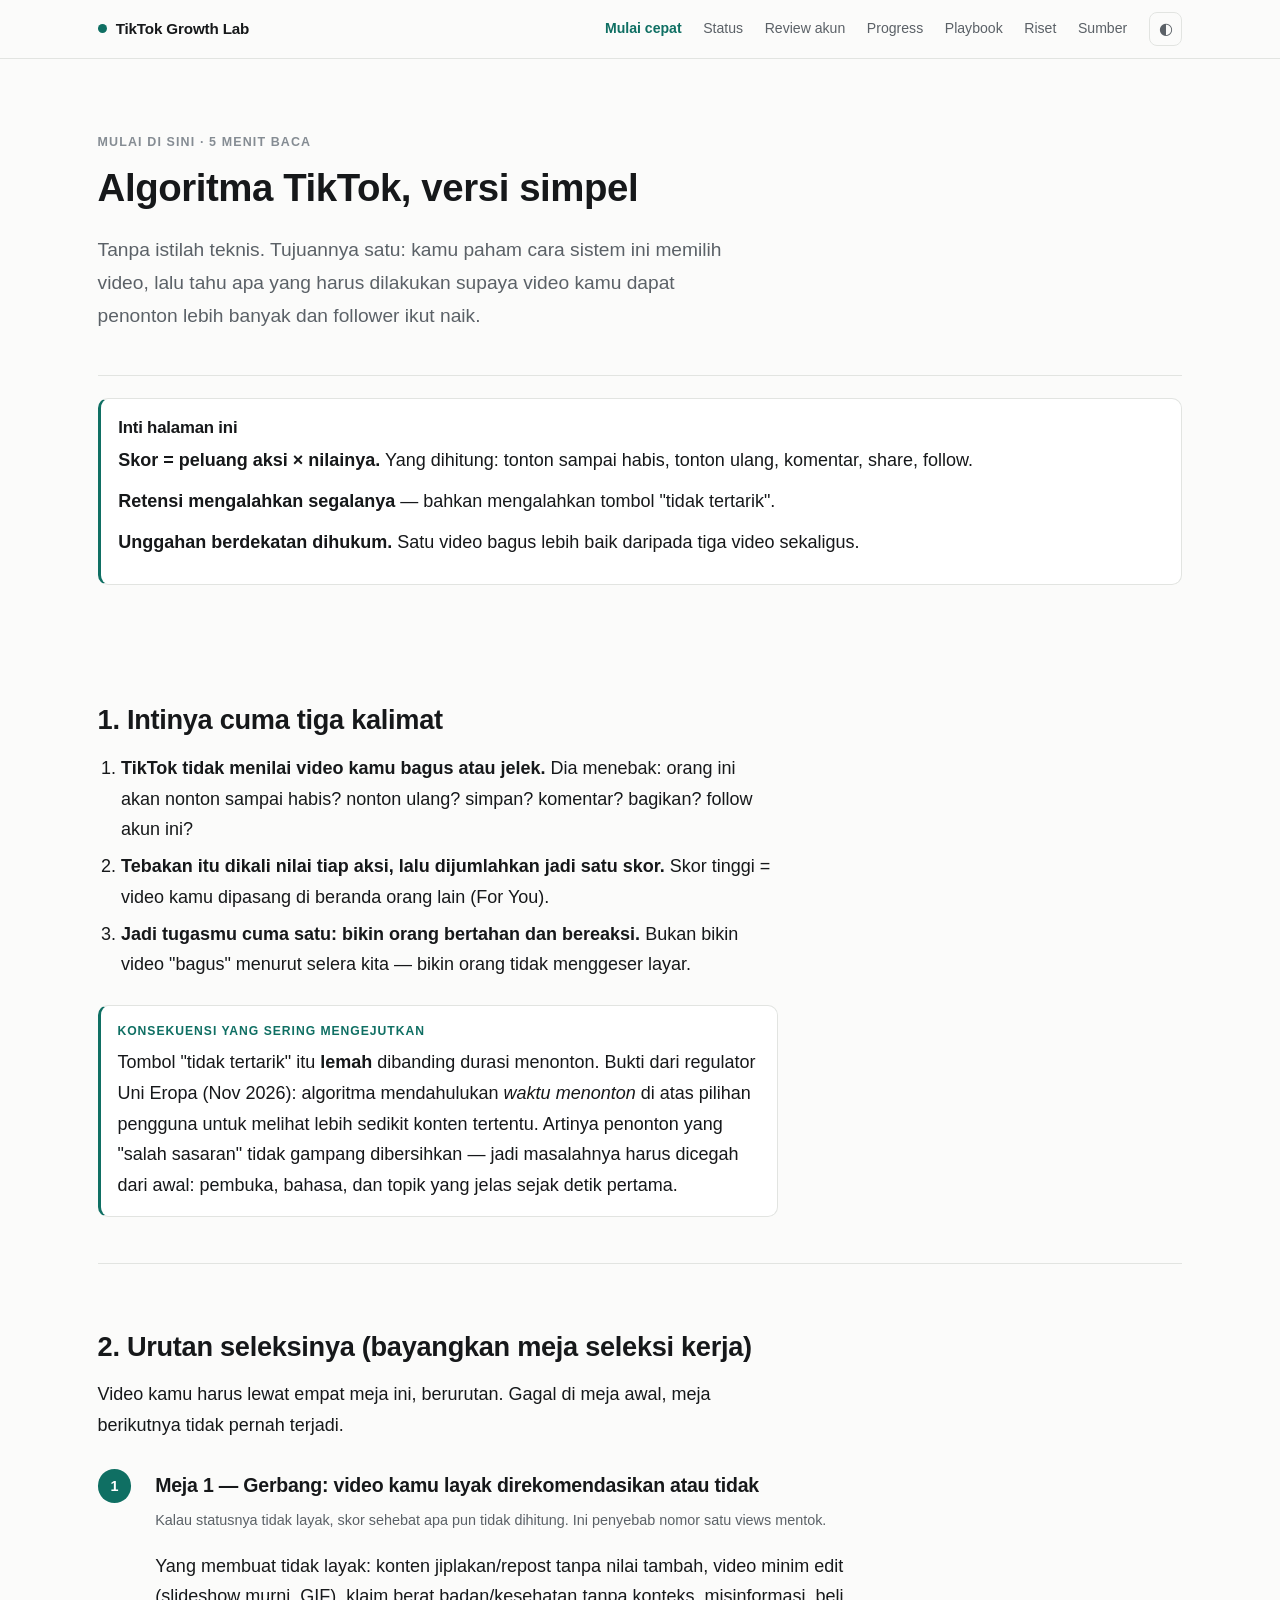
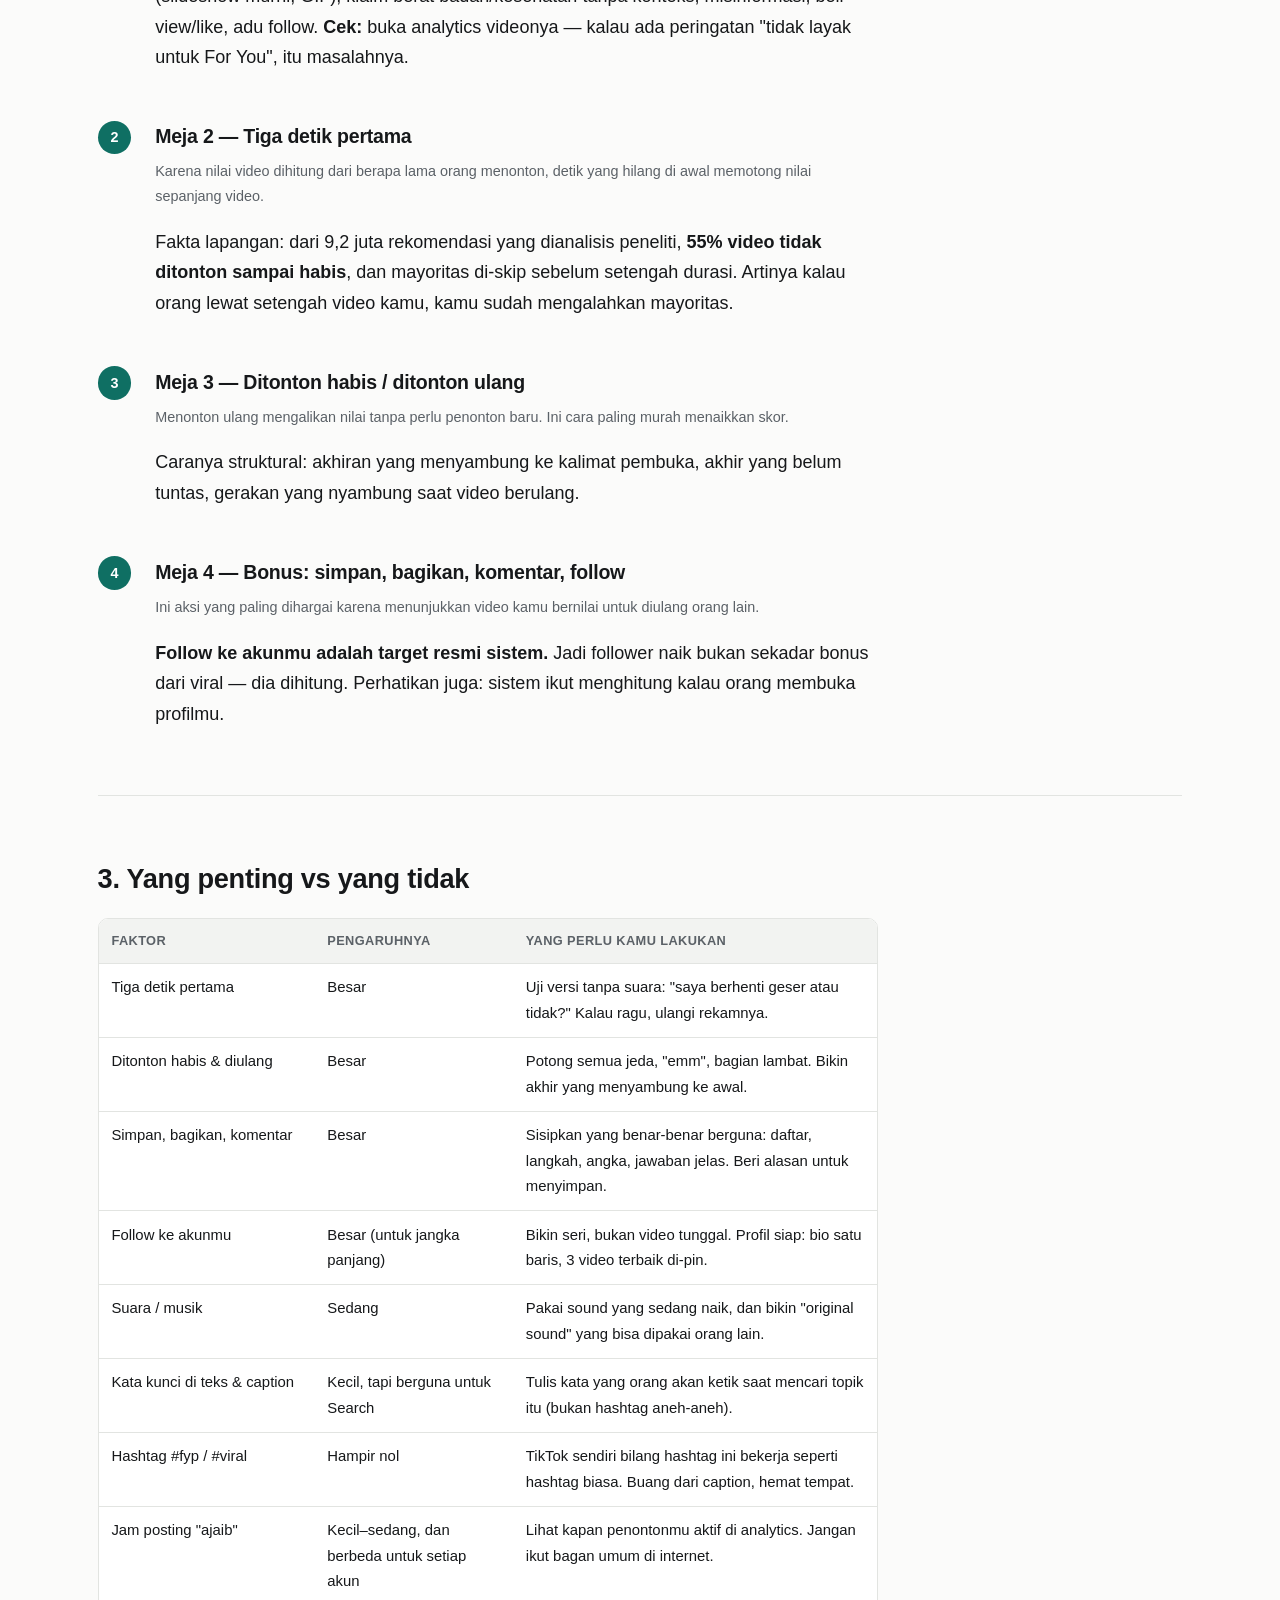
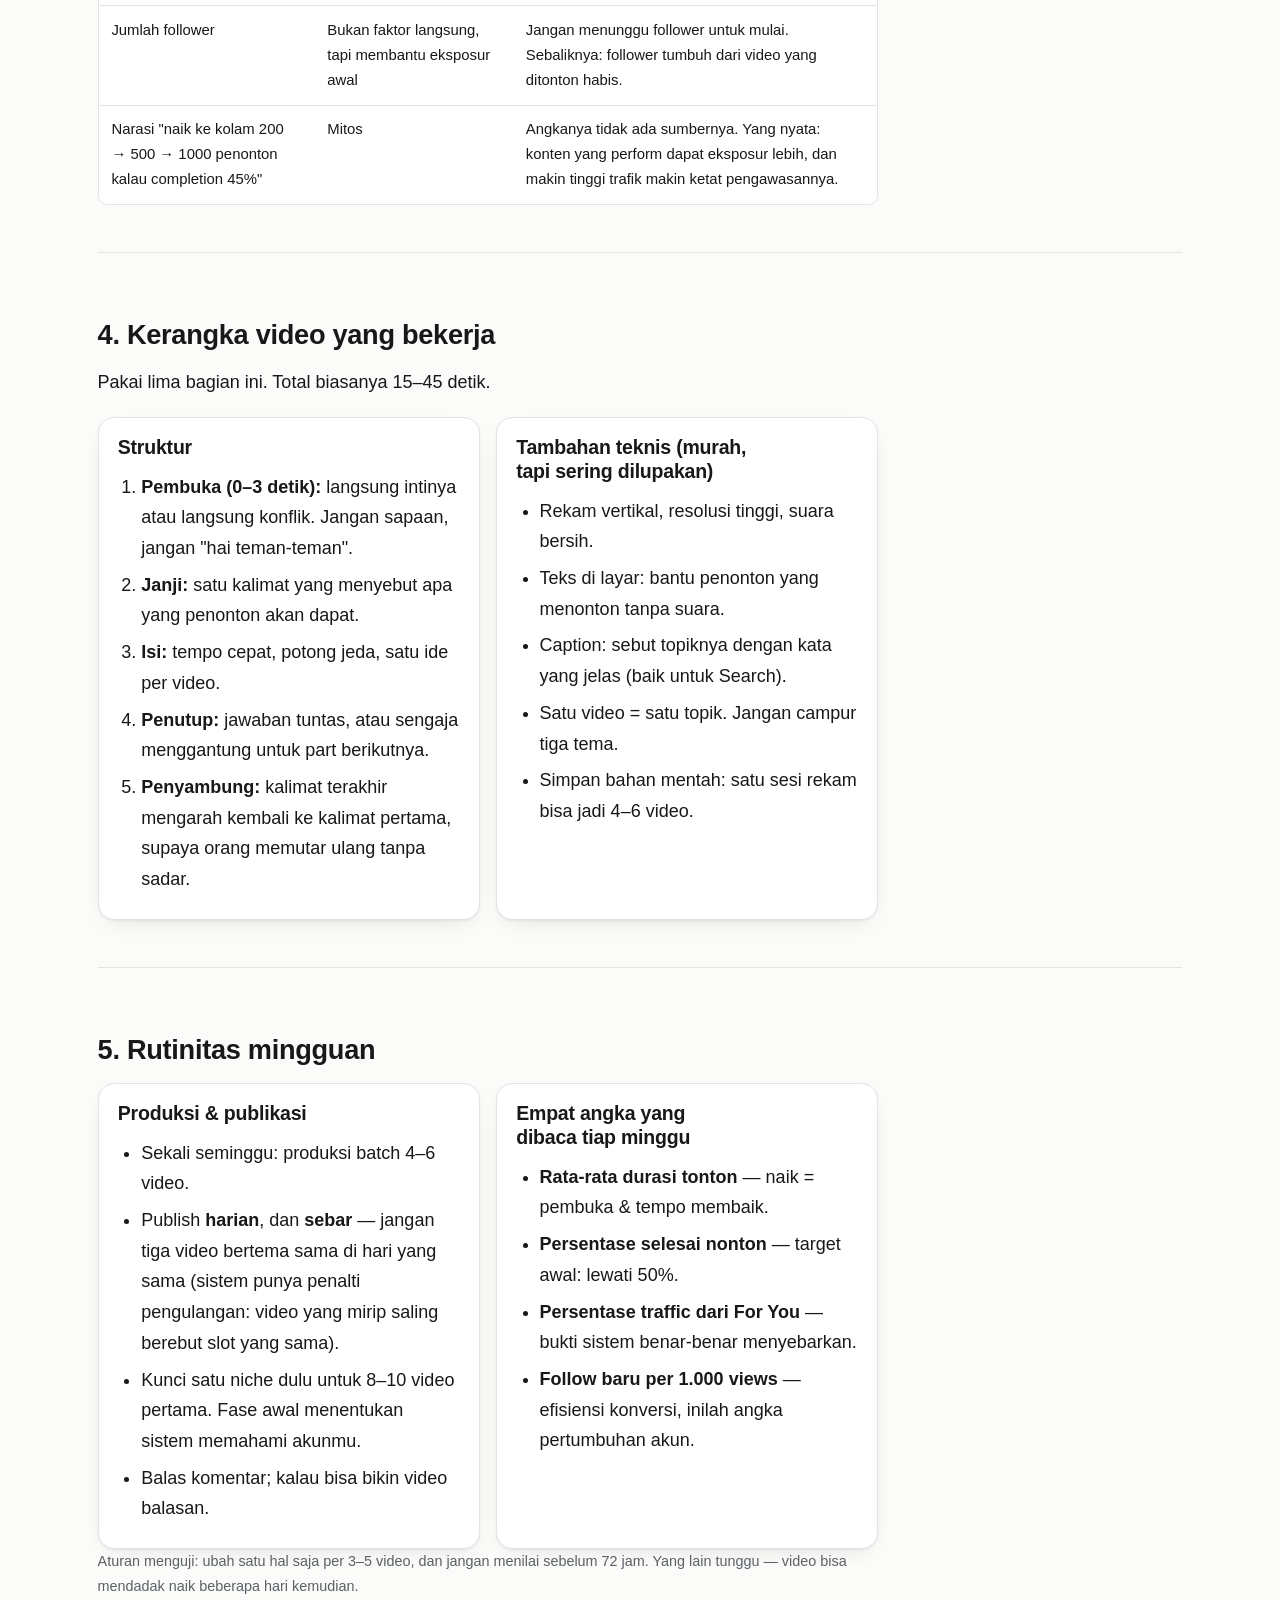
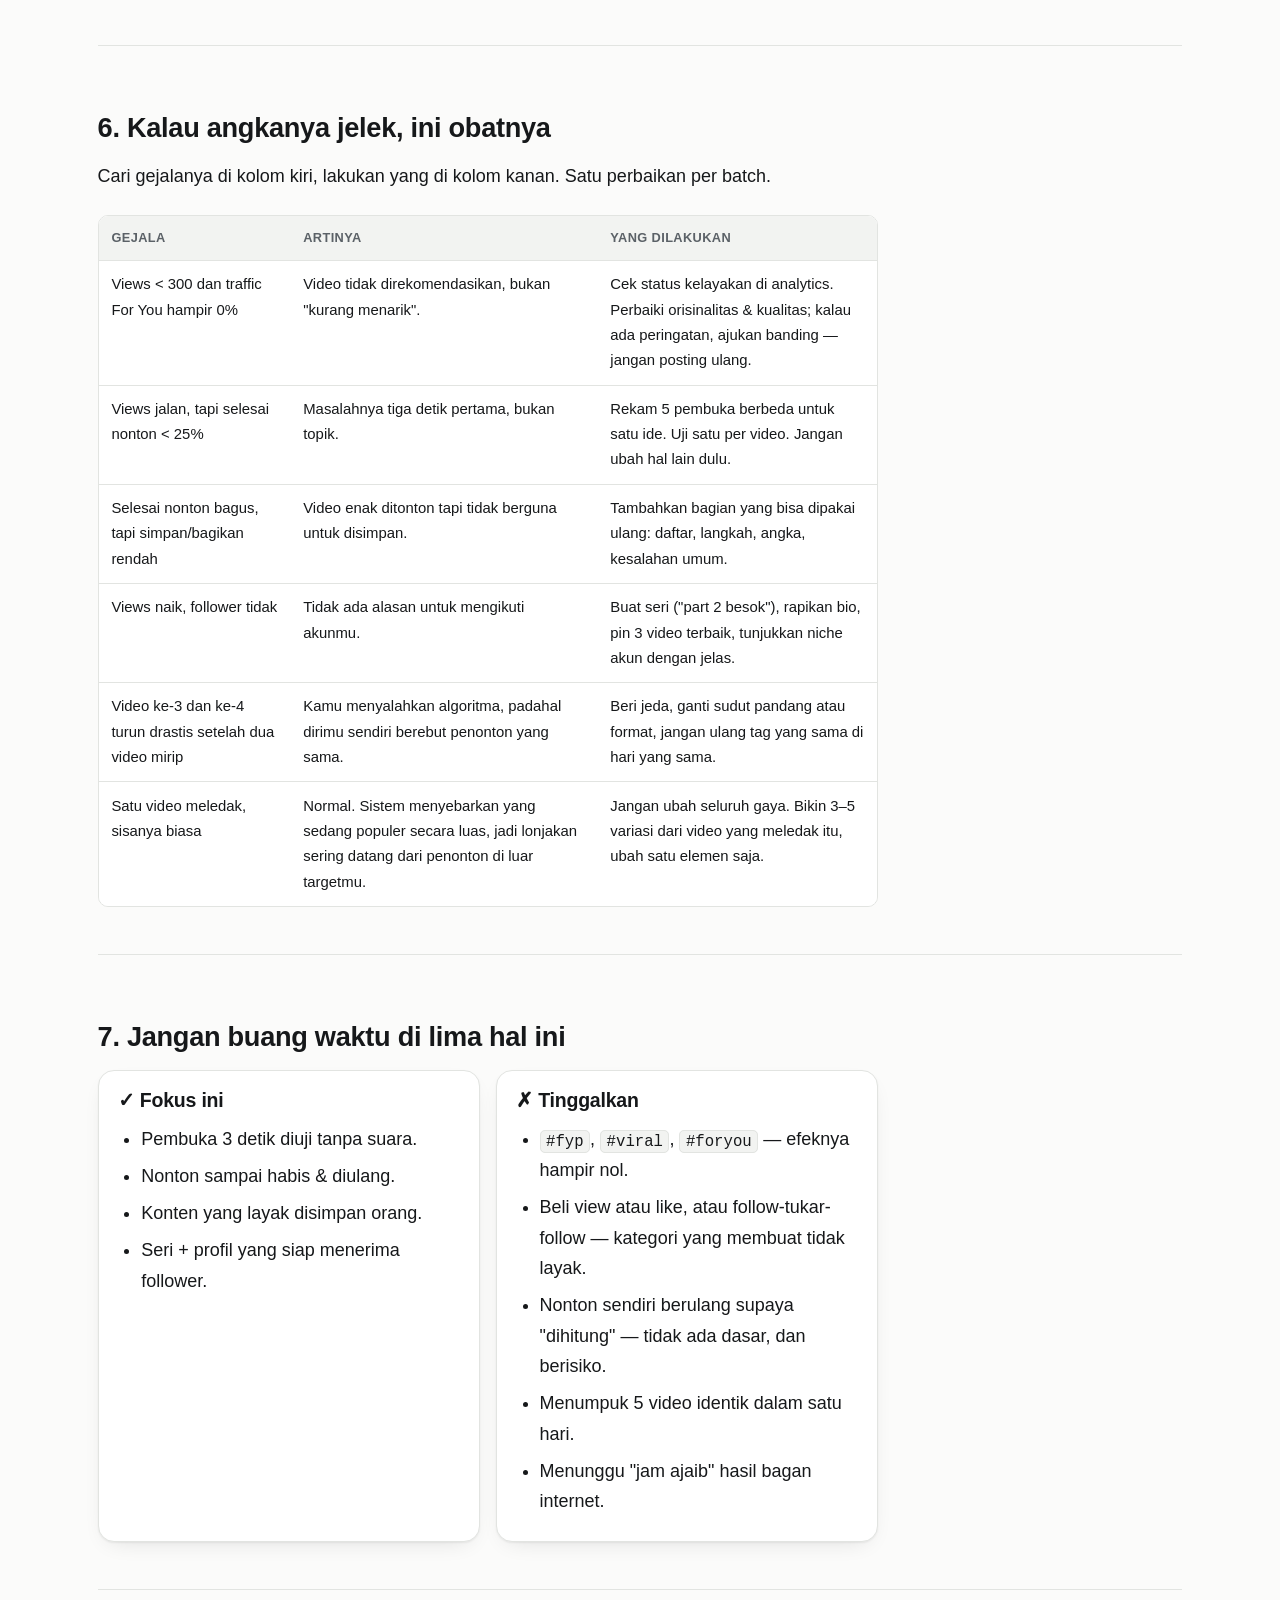
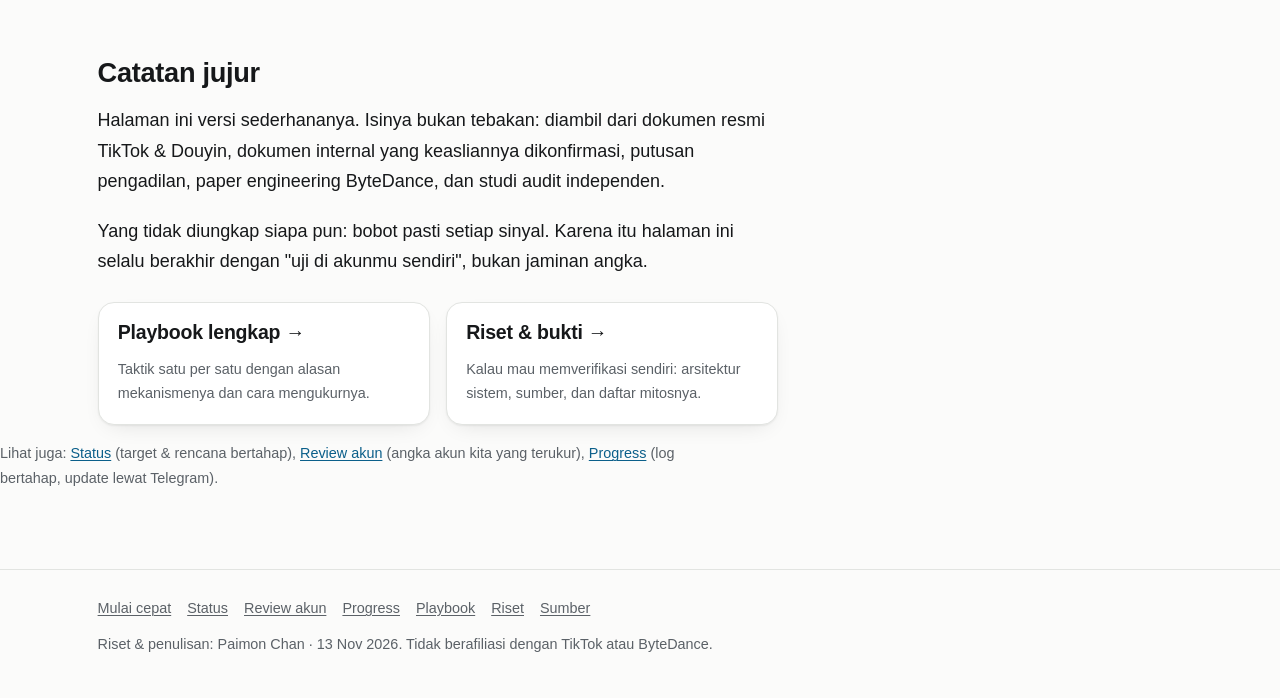
<file: mudah.html>
<!DOCTYPE html>
<html lang="id" data-theme="auto">
<head>
<meta charset="utf-8">
<meta name="viewport" content="width=device-width, initial-scale=1">
<title>Mulai cepat — cara kerja algoritma TikTok dalam 5 menit</title>
<meta name="description" content="Penjelasan sederhana cara kerja algoritma TikTok tanpa istilah teknis, plus langkah praktis menaikkan views dan follower: template video, rutinitas mingguan, dan tabel diagnosa kalau angka analytics jelek.">
<meta name="color-scheme" content="light dark">
<meta name="theme-color" content="#0f6f63">
<link rel="icon" href="assets/favicon.svg" type="image/svg+xml">
<link rel="stylesheet" href="assets/style.css?v=40">
<script>
  try {
    var t = localStorage.getItem('theme');
    if (t === 'light' || t === 'dark') document.documentElement.setAttribute('data-theme', t);
  } catch (e) {}
</script>
</head>
<body>
<a class="skip" href="#main">Lewati ke konten</a>

<header class="site-header">
  <div class="wrap inner">
    <a class="brand" href="index.html"><span class="dot" aria-hidden="true"></span>TikTok Growth Lab</a>
        <nav class="nav" aria-label="Navigasi utama">
      <a href="mudah.html" aria-current="page">Mulai cepat</a>
      <a href="index.html">Status</a>
      <a href="audit.html">Review akun</a>
      <a href="progress.html">Progress</a>
      <a href="playbook.html">Playbook</a>
      <a href="bedah.html">Riset</a>
      <a href="sumber.html">Sumber</a>
    </nav>
    <button class="theme-btn" id="themeBtn" type="button" aria-label="Ganti tema terang/gelap" title="Ganti tema">◐</button>
    <button class="menu-btn" id="menuBtn" type="button" aria-label="Buka menu" aria-expanded="false" aria-controls="drawer"><span aria-hidden="true">☰</span></button>
  </div>
</header>
<div class="drawer-backdrop" id="drawerBackdrop"></div>
<nav class="drawer" id="drawer" aria-label="Menu halaman" aria-hidden="true">
  <div class="drawer-head">
    <span class="drawer-title">Menu</span>
    <button class="drawer-close" id="drawerClose" type="button" aria-label="Tutup menu">&times;</button>
  </div>
  <ul class="drawer-list">
        <li><a href="mudah.html" aria-current="page">Mulai cepat</a></li>
        <li><a href="index.html">Status</a></li>
        <li><a href="audit.html">Review akun</a></li>
        <li><a href="progress.html">Progress</a></li>
        <li><a href="playbook.html">Playbook</a></li>
        <li><a href="bedah.html">Riset</a></li>
        <li><a href="sumber.html">Sumber</a></li>
  </ul>
</nav>

<main id="main">
  <div class="wrap">
    <section class="hero">
      <p class="eyebrow">Mulai di sini · 5 menit baca</p>
      <h1>Algoritma TikTok, versi simpel</h1>
      <p class="lede">
        Tanpa istilah teknis. Tujuannya satu: kamu paham cara sistem ini memilih video,
        lalu tahu apa yang harus dilakukan supaya video kamu dapat penonton lebih banyak dan follower ikut naik.
      </p>
    </section>
    <div class="mission"><h2>Inti halaman ini</h2><ul class="plain" style="margin-bottom:0"><li><strong>Skor = peluang aksi × nilainya.</strong> Yang dihitung: tonton sampai habis, tonton ulang, komentar, share, follow.</li><li><strong>Retensi mengalahkan segalanya</strong> — bahkan mengalahkan tombol "tidak tertarik".</li><li><strong>Unggahan berdekatan dihukum.</strong> Satu video bagus lebih baik daripada tiga video sekaligus.</li></ul></div>


    <section class="prose" style="padding-top:2rem">
      <h2 id="inti">1. Intinya cuma tiga kalimat</h2>
      <ol>
        <li><strong>TikTok tidak menilai video kamu bagus atau jelek.</strong> Dia menebak: orang ini akan nonton sampai habis? nonton ulang? simpan? komentar? bagikan? follow akun ini?</li>
        <li><strong>Tebakan itu dikali nilai tiap aksi, lalu dijumlahkan jadi satu skor.</strong> Skor tinggi = video kamu dipasang di beranda orang lain (For You).</li>
        <li><strong>Jadi tugasmu cuma satu: bikin orang bertahan dan bereaksi.</strong> Bukan bikin video "bagus" menurut selera kita — bikin orang tidak menggeser layar.</li>
      </ol>
      <div class="callout">
        <span class="label">Konsekuensi yang sering mengejutkan</span>
        <p style="margin-bottom:0">
          Tombol "tidak tertarik" itu <strong>lemah</strong> dibanding durasi menonton. Bukti dari regulator Uni Eropa (Nov 2026):
          algoritma mendahulukan <em>waktu menonton</em> di atas pilihan pengguna untuk melihat lebih sedikit konten tertentu.
          Artinya penonton yang "salah sasaran" tidak gampang dibersihkan — jadi masalahnya harus dicegah dari awal: pembuka, bahasa, dan topik yang jelas sejak detik pertama.
        </p>
      </div>
    </section>

    <hr>

    <section class="prose-wide">
      <h2 id="urutan">2. Urutan seleksinya (bayangkan meja seleksi kerja)</h2>
      <p class="prose">Video kamu harus lewat empat meja ini, berurutan. Gagal di meja awal, meja berikutnya tidak pernah terjadi.</p>

      <div class="step">
        <span class="snum" aria-hidden="true">1</span>
        <h3>Meja 1 — Gerbang: video kamu layak direkomendasikan atau tidak</h3>
        <p class="why">Kalau statusnya tidak layak, skor sehebat apa pun tidak dihitung. Ini penyebab nomor satu views mentok.</p>
        <p>
          Yang membuat tidak layak: konten jiplakan/repost tanpa nilai tambah, video minim edit (slideshow murni, GIF),
          klaim berat badan/kesehatan tanpa konteks, misinformasi, beli view/like, adu follow.
          <strong>Cek:</strong> buka analytics videonya — kalau ada peringatan "tidak layak untuk For You", itu masalahnya.
        </p>
      </div>

      <div class="step">
        <span class="snum" aria-hidden="true">2</span>
        <h3>Meja 2 — Tiga detik pertama</h3>
        <p class="why">Karena nilai video dihitung dari berapa lama orang menonton, detik yang hilang di awal memotong nilai sepanjang video.</p>
        <p>
          Fakta lapangan: dari 9,2 juta rekomendasi yang dianalisis peneliti, <strong>55% video tidak ditonton sampai habis</strong>,
          dan mayoritas di-skip sebelum setengah durasi. Artinya kalau orang lewat setengah video kamu, kamu sudah mengalahkan mayoritas.
        </p>
      </div>

      <div class="step">
        <span class="snum" aria-hidden="true">3</span>
        <h3>Meja 3 — Ditonton habis / ditonton ulang</h3>
        <p class="why">Menonton ulang mengalikan nilai tanpa perlu penonton baru. Ini cara paling murah menaikkan skor.</p>
        <p>Caranya struktural: akhiran yang menyambung ke kalimat pembuka, akhir yang belum tuntas, gerakan yang nyambung saat video berulang.</p>
      </div>

      <div class="step">
        <span class="snum" aria-hidden="true">4</span>
        <h3>Meja 4 — Bonus: simpan, bagikan, komentar, follow</h3>
        <p class="why">Ini aksi yang paling dihargai karena menunjukkan video kamu bernilai untuk diulang orang lain.</p>
        <p>
          <strong>Follow ke akunmu adalah target resmi sistem.</strong> Jadi follower naik bukan sekadar bonus dari viral —
          dia dihitung. Perhatikan juga: sistem ikut menghitung kalau orang membuka profilmu.
        </p>
      </div>
    </section>

    <hr>

    <section class="prose-wide">
      <h2 id="penting">3. Yang penting vs yang tidak</h2>
      <div class="table-wrap">
        <table class="stack">
          <thead><tr><th>Faktor</th><th>Pengaruhnya</th><th>Yang perlu kamu lakukan</th></tr></thead>
          <tbody>
            <tr>
              <td data-label="Faktor">Tiga detik pertama</td>
              <td data-label="Pengaruh">Besar</td>
              <td data-label="Aksi">Uji versi tanpa suara: "saya berhenti geser atau tidak?" Kalau ragu, ulangi rekamnya.</td>
            </tr>
            <tr>
              <td data-label="Faktor">Ditonton habis &amp; diulang</td>
              <td data-label="Pengaruh">Besar</td>
              <td data-label="Aksi">Potong semua jeda, "emm", bagian lambat. Bikin akhir yang menyambung ke awal.</td>
            </tr>
            <tr>
              <td data-label="Faktor">Simpan, bagikan, komentar</td>
              <td data-label="Pengaruh">Besar</td>
              <td data-label="Aksi">Sisipkan yang benar-benar berguna: daftar, langkah, angka, jawaban jelas. Beri alasan untuk menyimpan.</td>
            </tr>
            <tr>
              <td data-label="Faktor">Follow ke akunmu</td>
              <td data-label="Pengaruh">Besar (untuk jangka panjang)</td>
              <td data-label="Aksi">Bikin seri, bukan video tunggal. Profil siap: bio satu baris, 3 video terbaik di-pin.</td>
            </tr>
            <tr>
              <td data-label="Faktor">Suara / musik</td>
              <td data-label="Pengaruh">Sedang</td>
              <td data-label="Aksi">Pakai sound yang sedang naik, dan bikin "original sound" yang bisa dipakai orang lain.</td>
            </tr>
            <tr>
              <td data-label="Faktor">Kata kunci di teks &amp; caption</td>
              <td data-label="Pengaruh">Kecil, tapi berguna untuk Search</td>
              <td data-label="Aksi">Tulis kata yang orang akan ketik saat mencari topik itu (bukan hashtag aneh-aneh).</td>
            </tr>
            <tr>
              <td data-label="Faktor">Hashtag #fyp / #viral</td>
              <td data-label="Pengaruh">Hampir nol</td>
              <td data-label="Aksi">TikTok sendiri bilang hashtag ini bekerja seperti hashtag biasa. Buang dari caption, hemat tempat.</td>
            </tr>
            <tr>
              <td data-label="Faktor">Jam posting "ajaib"</td>
              <td data-label="Pengaruh">Kecil–sedang, dan berbeda untuk setiap akun</td>
              <td data-label="Aksi">Lihat kapan penontonmu aktif di analytics. Jangan ikut bagan umum di internet.</td>
            </tr>
            <tr>
              <td data-label="Faktor">Jumlah follower</td>
              <td data-label="Pengaruh">Bukan faktor langsung, tapi membantu eksposur awal</td>
              <td data-label="Aksi">Jangan menunggu follower untuk mulai. Sebaliknya: follower tumbuh dari video yang ditonton habis.</td>
            </tr>
            <tr>
              <td data-label="Faktor">Narasi "naik ke kolam 200 → 500 → 1000 penonton kalau completion 45%"</td>
              <td data-label="Pengaruh">Mitos</td>
              <td data-label="Aksi">Angkanya tidak ada sumbernya. Yang nyata: konten yang perform dapat eksposur lebih, dan makin tinggi trafik makin ketat pengawasannya.</td>
            </tr>
          </tbody>
        </table>
      </div>
    </section>

    <hr>

    <section class="prose-wide">
      <h2 id="template">4. Kerangka video yang bekerja</h2>
      <p class="prose">Pakai lima bagian ini. Total biasanya 15–45 detik.</p>
      <div class="grid cols-2">
        <article class="card">
          <h3>Struktur</h3>
          <ol style="margin-bottom:0">
            <li><strong>Pembuka (0–3 detik):</strong> langsung intinya atau langsung konflik. Jangan sapaan, jangan "hai teman-teman".</li>
            <li><strong>Janji:</strong> satu kalimat yang menyebut apa yang penonton akan dapat.</li>
            <li><strong>Isi:</strong> tempo cepat, potong jeda, satu ide per video.</li>
            <li><strong>Penutup:</strong> jawaban tuntas, atau sengaja menggantung untuk part berikutnya.</li>
            <li><strong>Penyambung:</strong> kalimat terakhir mengarah kembali ke kalimat pertama, supaya orang memutar ulang tanpa sadar.</li>
          </ol>
        </article>
        <article class="card">
          <h3>Tambahan teknis (murah, tapi sering dilupakan)</h3>
          <ul style="margin-bottom:0">
            <li>Rekam vertikal, resolusi tinggi, suara bersih.</li>
            <li>Teks di layar: bantu penonton yang menonton tanpa suara.</li>
            <li>Caption: sebut topiknya dengan kata yang jelas (baik untuk Search).</li>
            <li>Satu video = satu topik. Jangan campur tiga tema.</li>
            <li>Simpan bahan mentah: satu sesi rekam bisa jadi 4–6 video.</li>
          </ul>
        </article>
      </div>
    </section>

    <hr>

    <section class="prose-wide">
      <h2 id="rutinitas">5. Rutinitas mingguan</h2>
      <div class="grid cols-2">
        <article class="card">
          <h3>Produksi &amp; publikasi</h3>
          <ul style="margin-bottom:0">
            <li>Sekali seminggu: produksi batch 4–6 video.</li>
            <li>Publish <strong>harian</strong>, dan <strong>sebar</strong> — jangan tiga video bertema sama di hari yang sama (sistem punya penalti pengulangan: video yang mirip saling berebut slot yang sama).</li>
            <li>Kunci satu niche dulu untuk 8–10 video pertama. Fase awal menentukan sistem memahami akunmu.</li>
            <li>Balas komentar; kalau bisa bikin video balasan.</li>
          </ul>
        </article>
        <article class="card">
          <h3>Empat angka yang dibaca tiap minggu</h3>
          <ul style="margin-bottom:0">
            <li><strong>Rata-rata durasi tonton</strong> — naik = pembuka &amp; tempo membaik.</li>
            <li><strong>Persentase selesai nonton</strong> — target awal: lewati 50%.</li>
            <li><strong>Persentase traffic dari For You</strong> — bukti sistem benar-benar menyebarkan.</li>
            <li><strong>Follow baru per 1.000 views</strong> — efisiensi konversi, inilah angka pertumbuhan akun.</li>
          </ul>
        </article>
      </div>
      <p class="ui-quiet">Aturan menguji: ubah satu hal saja per 3–5 video, dan jangan menilai sebelum 72 jam. Yang lain tunggu — video bisa mendadak naik beberapa hari kemudian.</p>
    </section>

    <hr>

    <section class="prose-wide">
      <h2 id="diagnosa">6. Kalau angkanya jelek, ini obatnya</h2>
      <p class="prose">Cari gejalanya di kolom kiri, lakukan yang di kolom kanan. Satu perbaikan per batch.</p>
      <div class="table-wrap">
        <table class="stack">
          <thead><tr><th>Gejala</th><th>Artinya</th><th>Yang dilakukan</th></tr></thead>
          <tbody>
            <tr>
              <td data-label="Gejala">Views &lt; 300 dan traffic For You hampir 0%</td>
              <td data-label="Artinya">Video tidak direkomendasikan, bukan "kurang menarik".</td>
              <td data-label="Aksi">Cek status kelayakan di analytics. Perbaiki orisinalitas &amp; kualitas; kalau ada peringatan, ajukan banding — jangan posting ulang.</td>
            </tr>
            <tr>
              <td data-label="Gejala">Views jalan, tapi selesai nonton &lt; 25%</td>
              <td data-label="Artinya">Masalahnya tiga detik pertama, bukan topik.</td>
              <td data-label="Aksi">Rekam 5 pembuka berbeda untuk satu ide. Uji satu per video. Jangan ubah hal lain dulu.</td>
            </tr>
            <tr>
              <td data-label="Gejala">Selesai nonton bagus, tapi simpan/bagikan rendah</td>
              <td data-label="Artinya">Video enak ditonton tapi tidak berguna untuk disimpan.</td>
              <td data-label="Aksi">Tambahkan bagian yang bisa dipakai ulang: daftar, langkah, angka, kesalahan umum.</td>
            </tr>
            <tr>
              <td data-label="Gejala">Views naik, follower tidak</td>
              <td data-label="Artinya">Tidak ada alasan untuk mengikuti akunmu.</td>
              <td data-label="Aksi">Buat seri ("part 2 besok"), rapikan bio, pin 3 video terbaik, tunjukkan niche akun dengan jelas.</td>
            </tr>
            <tr>
              <td data-label="Gejala">Video ke-3 dan ke-4 turun drastis setelah dua video mirip</td>
              <td data-label="Artinya">Kamu menyalahkan algoritma, padahal dirimu sendiri berebut penonton yang sama.</td>
              <td data-label="Aksi">Beri jeda, ganti sudut pandang atau format, jangan ulang tag yang sama di hari yang sama.</td>
            </tr>
            <tr>
              <td data-label="Gejala">Satu video meledak, sisanya biasa</td>
              <td data-label="Artinya">Normal. Sistem menyebarkan yang sedang populer secara luas, jadi lonjakan sering datang dari penonton di luar targetmu.</td>
              <td data-label="Aksi">Jangan ubah seluruh gaya. Bikin 3–5 variasi dari video yang meledak itu, ubah satu elemen saja.</td>
            </tr>
          </tbody>
        </table>
      </div>
    </section>

    <hr>

    <section class="prose-wide">
      <h2 id="jangan">7. Jangan buang waktu di lima hal ini</h2>
      <div class="do-dont">
        <div class="card">
          <h3>✓ Fokus ini</h3>
          <ul style="margin-bottom:0">
            <li>Pembuka 3 detik diuji tanpa suara.</li>
            <li>Nonton sampai habis &amp; diulang.</li>
            <li>Konten yang layak disimpan orang.</li>
            <li>Seri + profil yang siap menerima follower.</li>
          </ul>
        </div>
        <div class="card">
          <h3>✗ Tinggalkan</h3>
          <ul style="margin-bottom:0">
            <li><code>#fyp</code>, <code>#viral</code>, <code>#foryou</code> — efeknya hampir nol.</li>
            <li>Beli view atau like, atau follow-tukar-follow — kategori yang membuat tidak layak.</li>
            <li>Nonton sendiri berulang supaya "dihitung" — tidak ada dasar, dan berisiko.</li>
            <li>Menumpuk 5 video identik dalam satu hari.</li>
            <li>Menunggu "jam ajaib" hasil bagan internet.</li>
          </ul>
        </div>
      </div>
    </section>

    <hr>

    <section class="prose">
      <h2 id="jujur">Catatan jujur</h2>
      <p>
        Halaman ini versi sederhananya. Isinya bukan tebakan: diambil dari dokumen resmi TikTok &amp; Douyin,
        dokumen internal yang keasliannya dikonfirmasi, putusan pengadilan, paper engineering ByteDance, dan studi audit independen.
      </p>
      <p>
        Yang tidak diungkap siapa pun: bobot pasti setiap sinyal. Karena itu halaman ini selalu berakhir dengan
        "uji di akunmu sendiri", bukan jaminan angka.
      </p>
      <div class="grid cols-2" style="margin-top:1.4em">
        <article class="card"><a class="card-link" href="playbook.html"><h3>Playbook lengkap →</h3><p class="ui-quiet" style="margin-bottom:0">Taktik satu per satu dengan alasan mekanismenya dan cara mengukurnya.</p></a></article>
        <article class="card"><a class="card-link" href="bedah.html"><h3>Riset &amp; bukti →</h3><p class="ui-quiet" style="margin-bottom:0">Kalau mau memverifikasi sendiri: arsitektur sistem, sumber, dan daftar mitosnya.</p></a></article>
      </div>
    </section>
  </div>
    <section class="prose" style="padding-top:1rem">
      <p class="ui-quiet">Lihat juga: <a href="index.html">Status</a> (target &amp; rencana bertahap),
      <a href="audit.html">Review akun</a> (angka akun kita yang terukur),
      <a href="progress.html">Progress</a> (log bertahap, update lewat Telegram).</p>
    </section>

</main>

<footer class="site-footer">
  <div class="wrap">
        <div class="foot-links">
      <a href="mudah.html">Mulai cepat</a>
      <a href="index.html">Status</a>
      <a href="audit.html">Review akun</a>
      <a href="progress.html">Progress</a>
      <a href="playbook.html">Playbook</a>
      <a href="bedah.html">Riset</a>
      <a href="sumber.html">Sumber</a>
    </div>
    <p style="margin:0">Riset &amp; penulisan: Paimon Chan · 13 Nov 2026. Tidak berafiliasi dengan TikTok atau ByteDance.</p>
  </div>
</footer>

<script src="assets/app.js?v=40" defer></script>
</body>
</html>
</file>
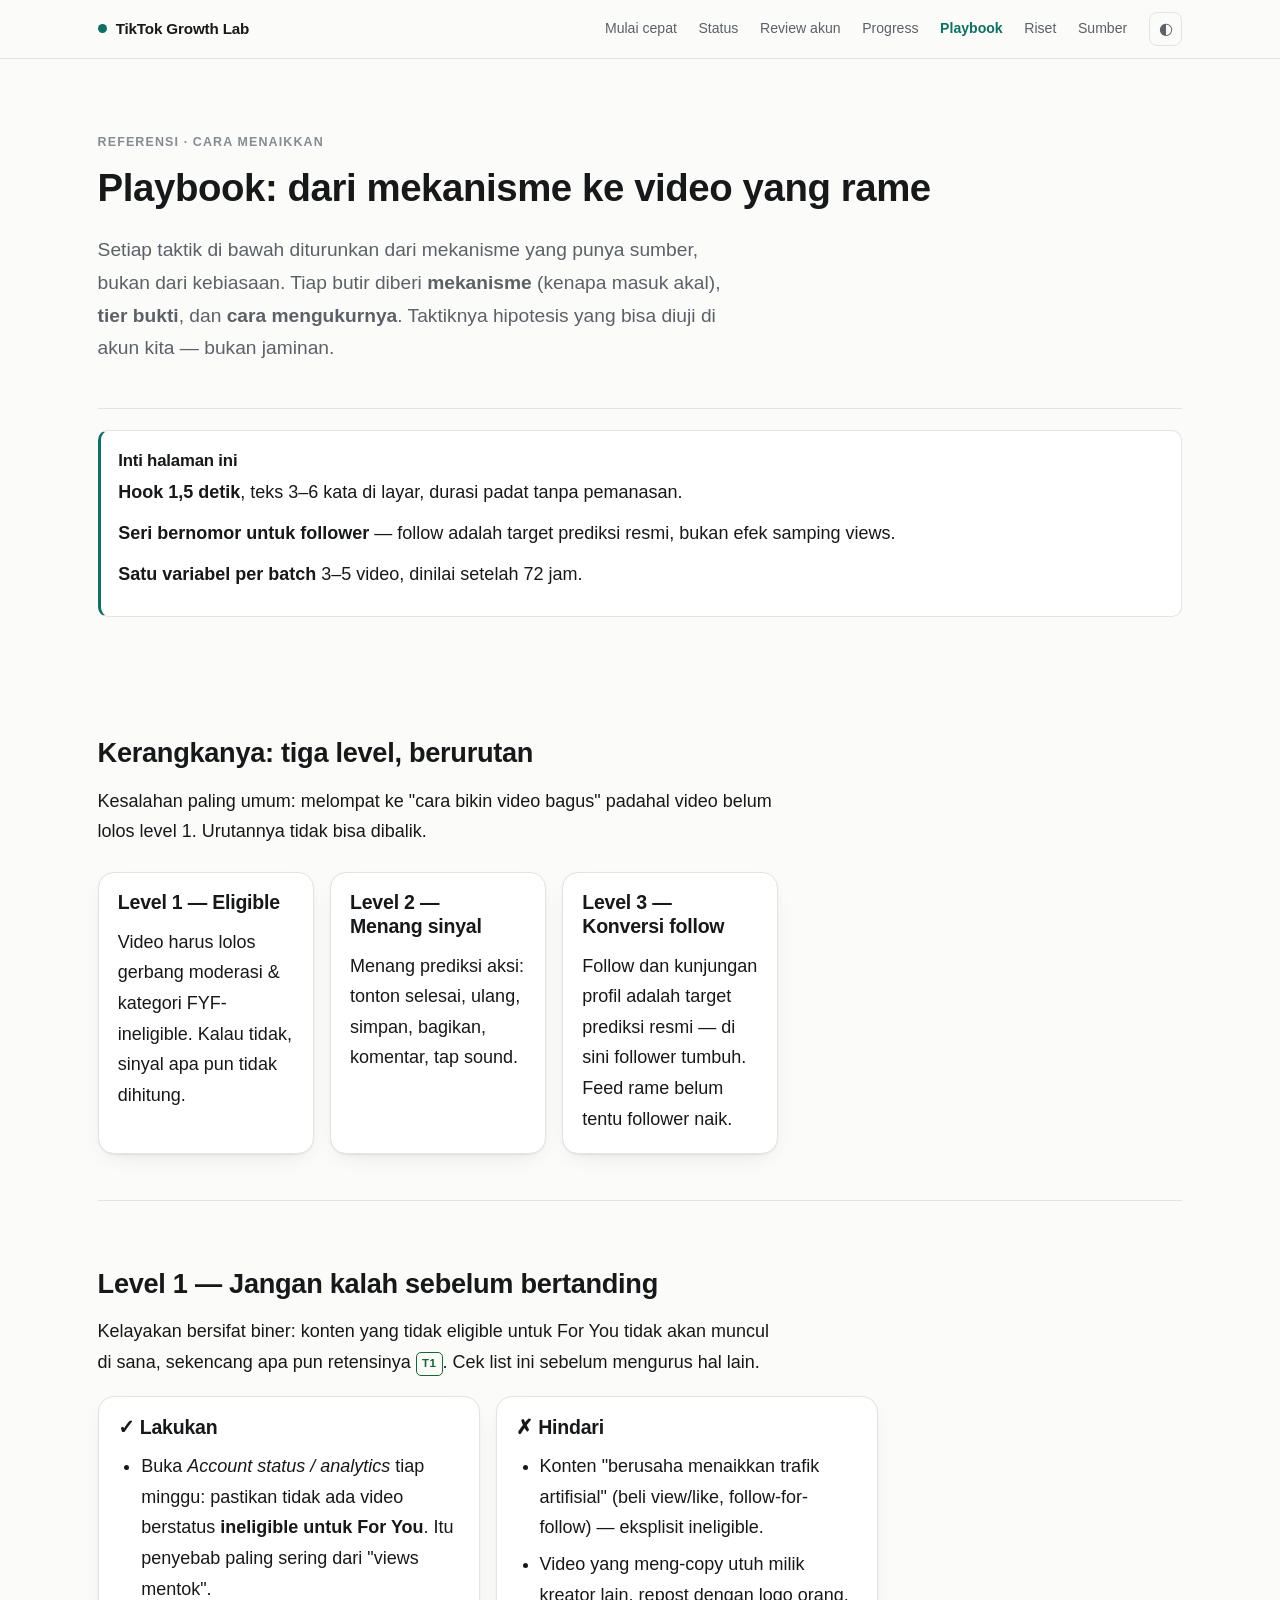
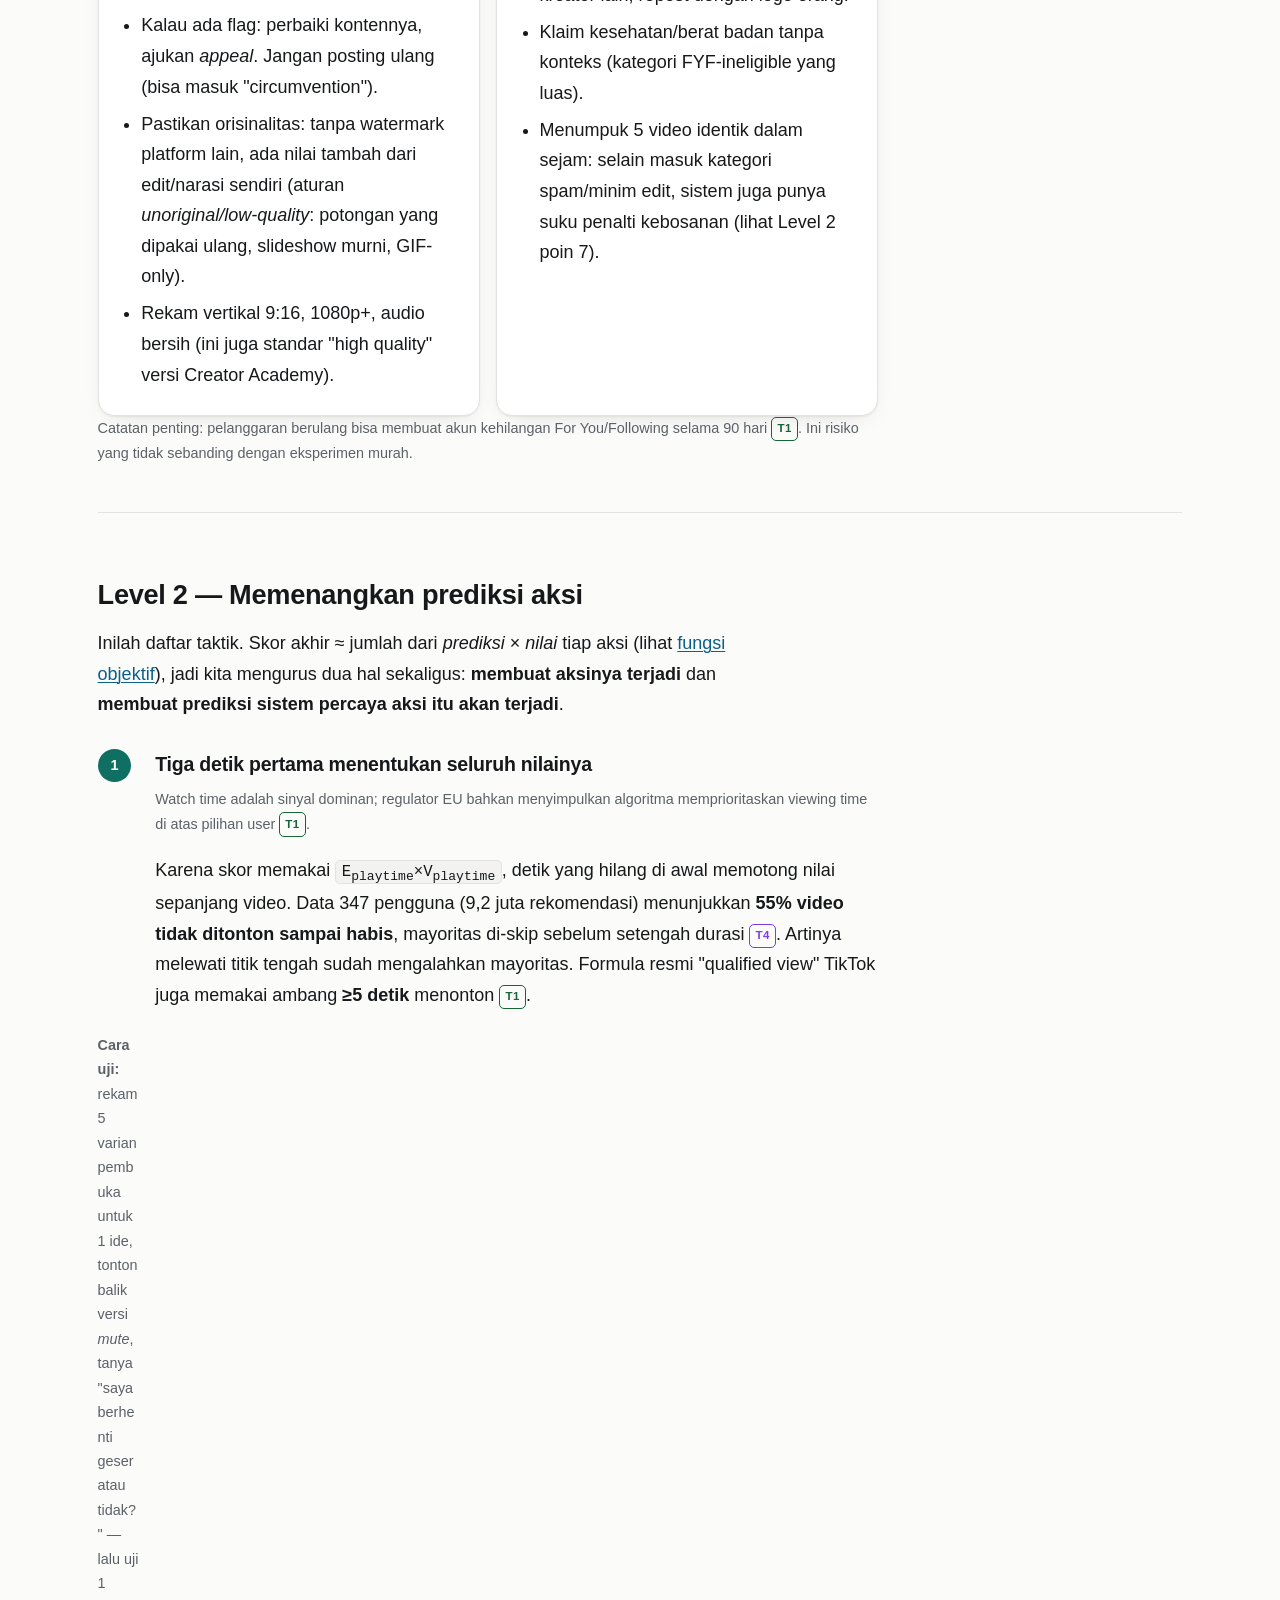
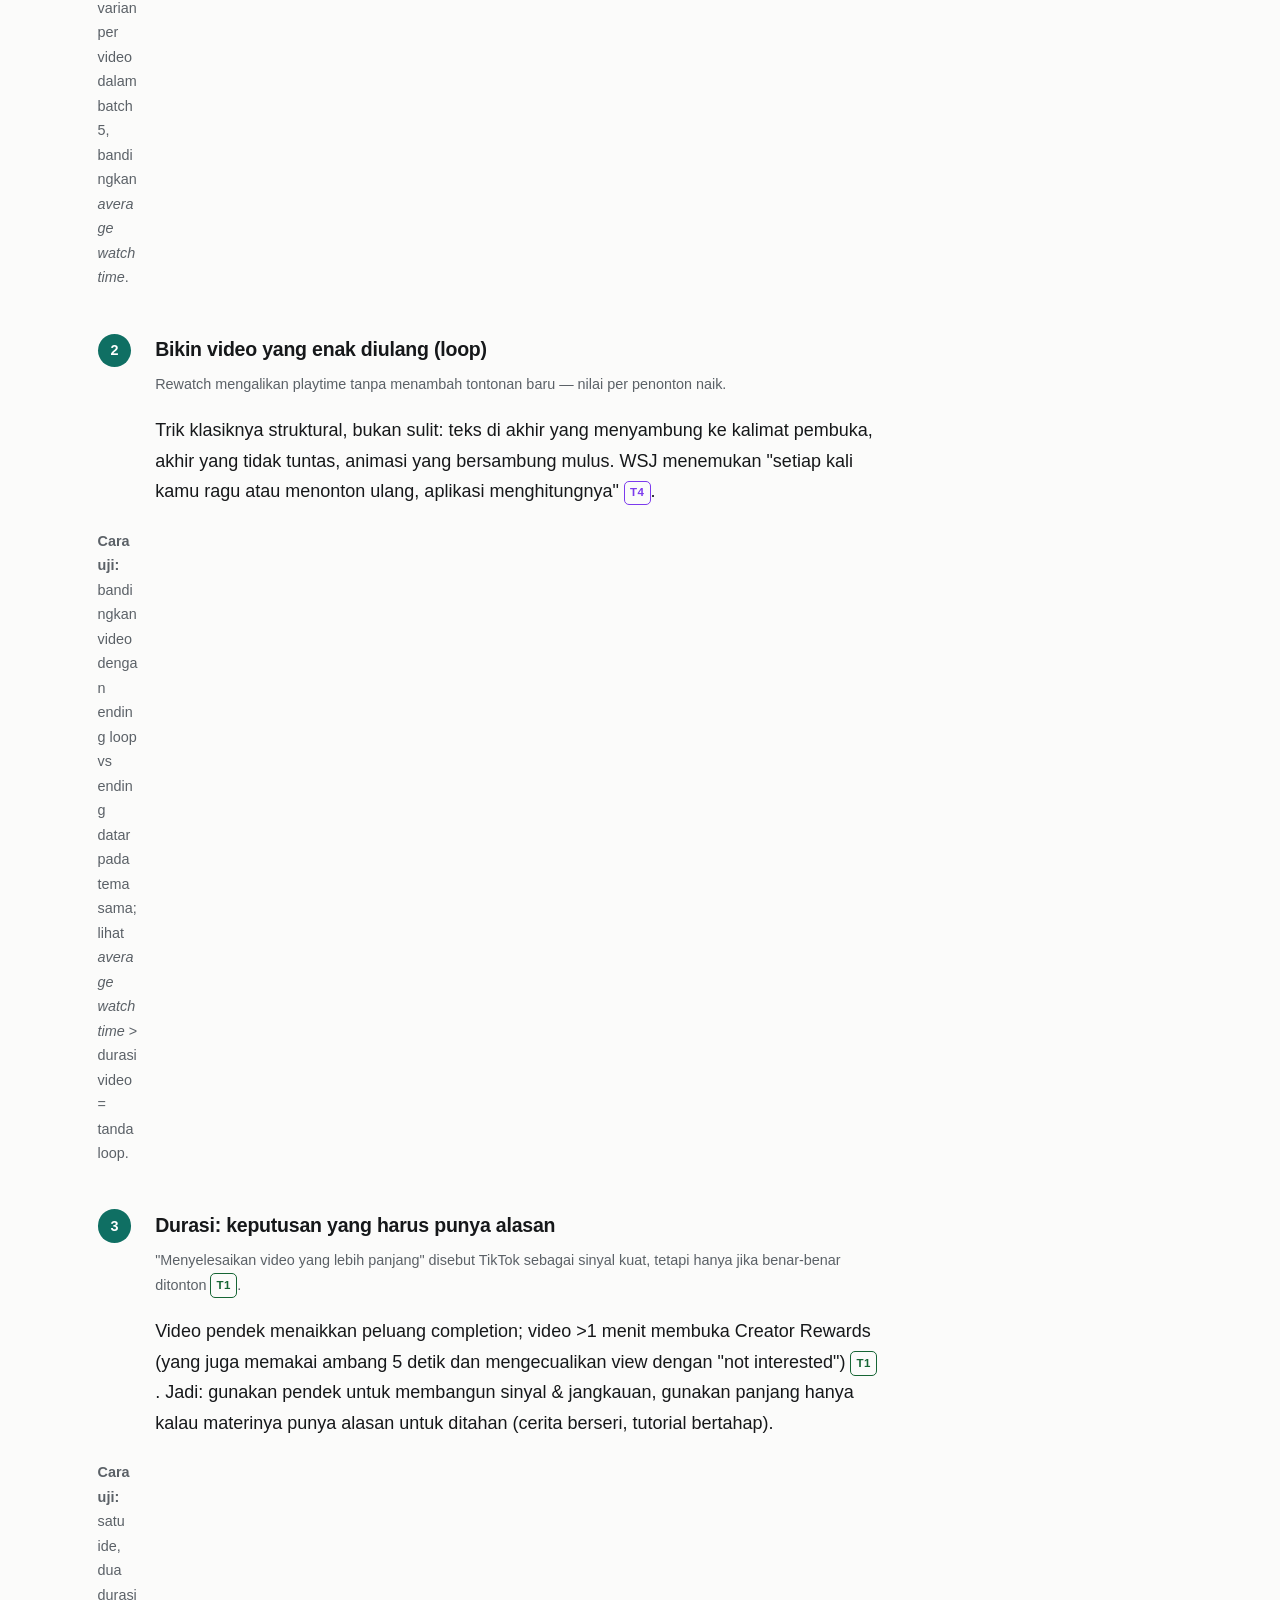
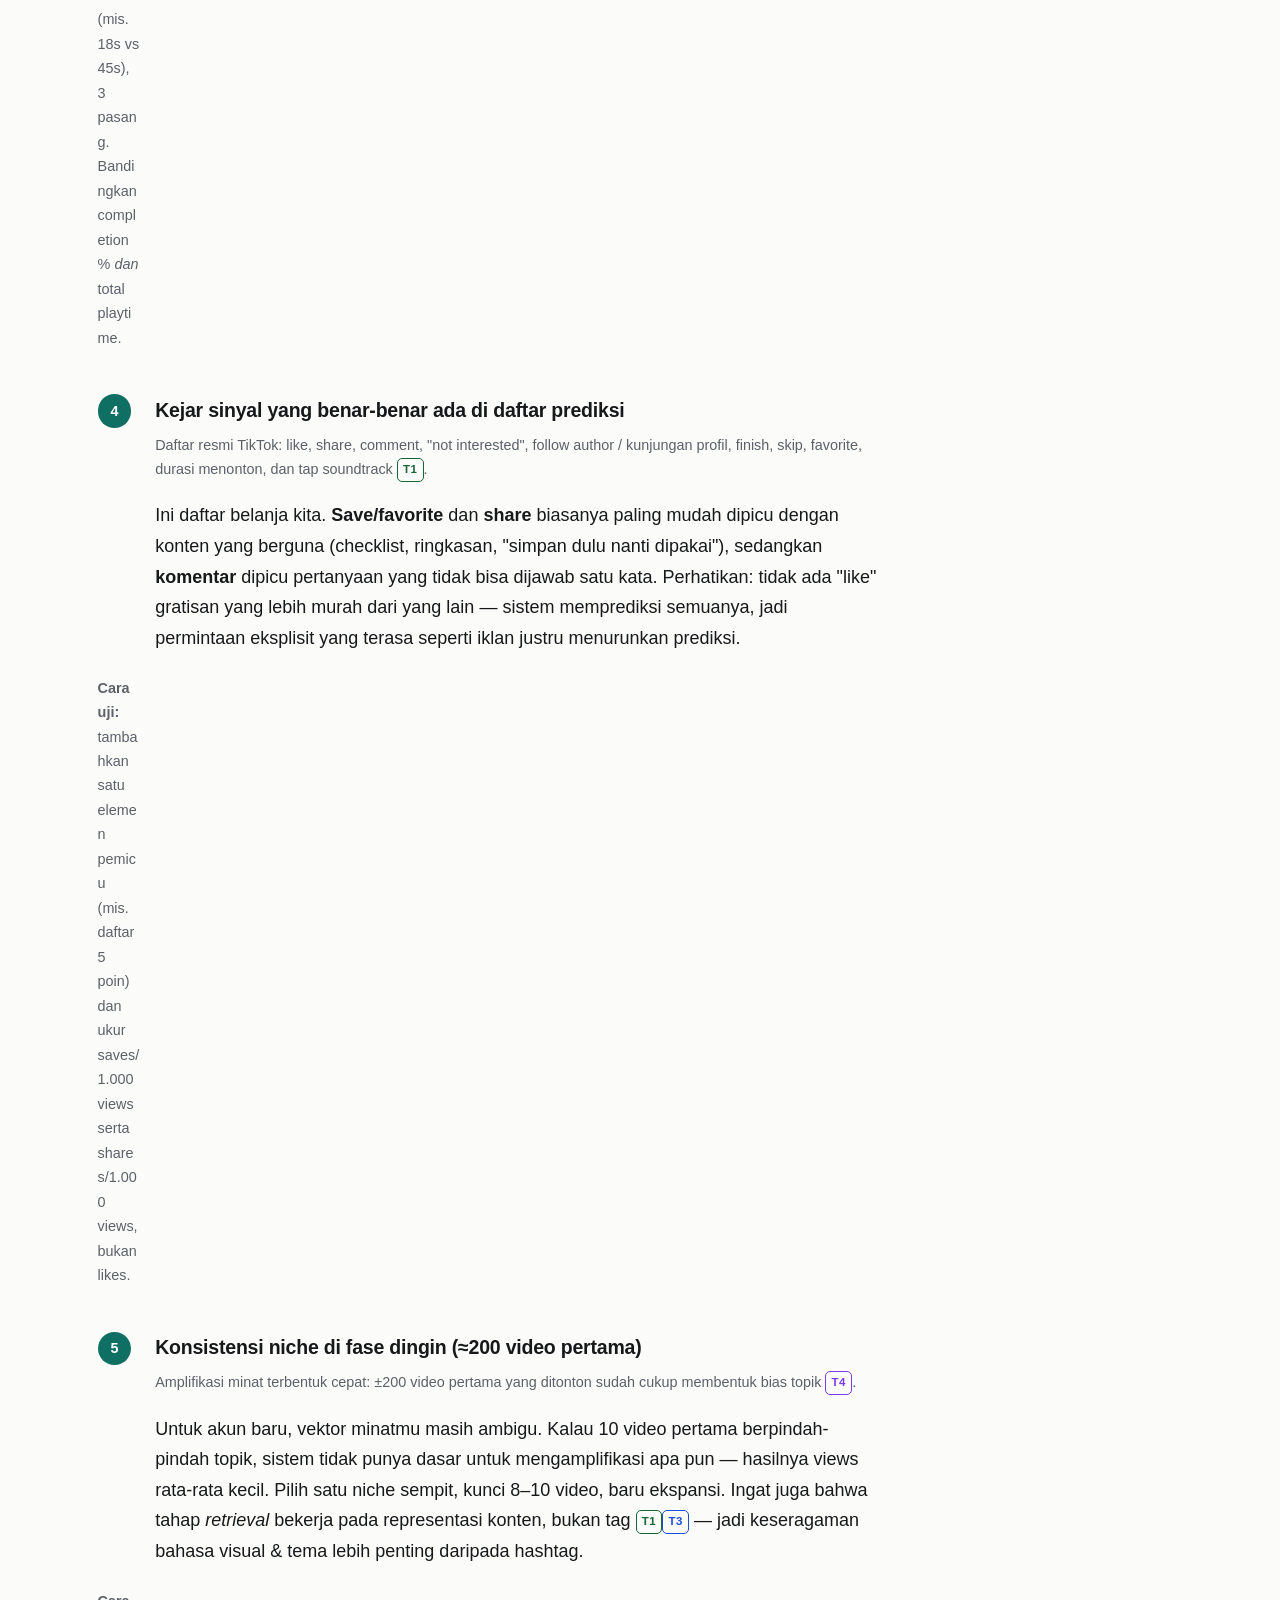
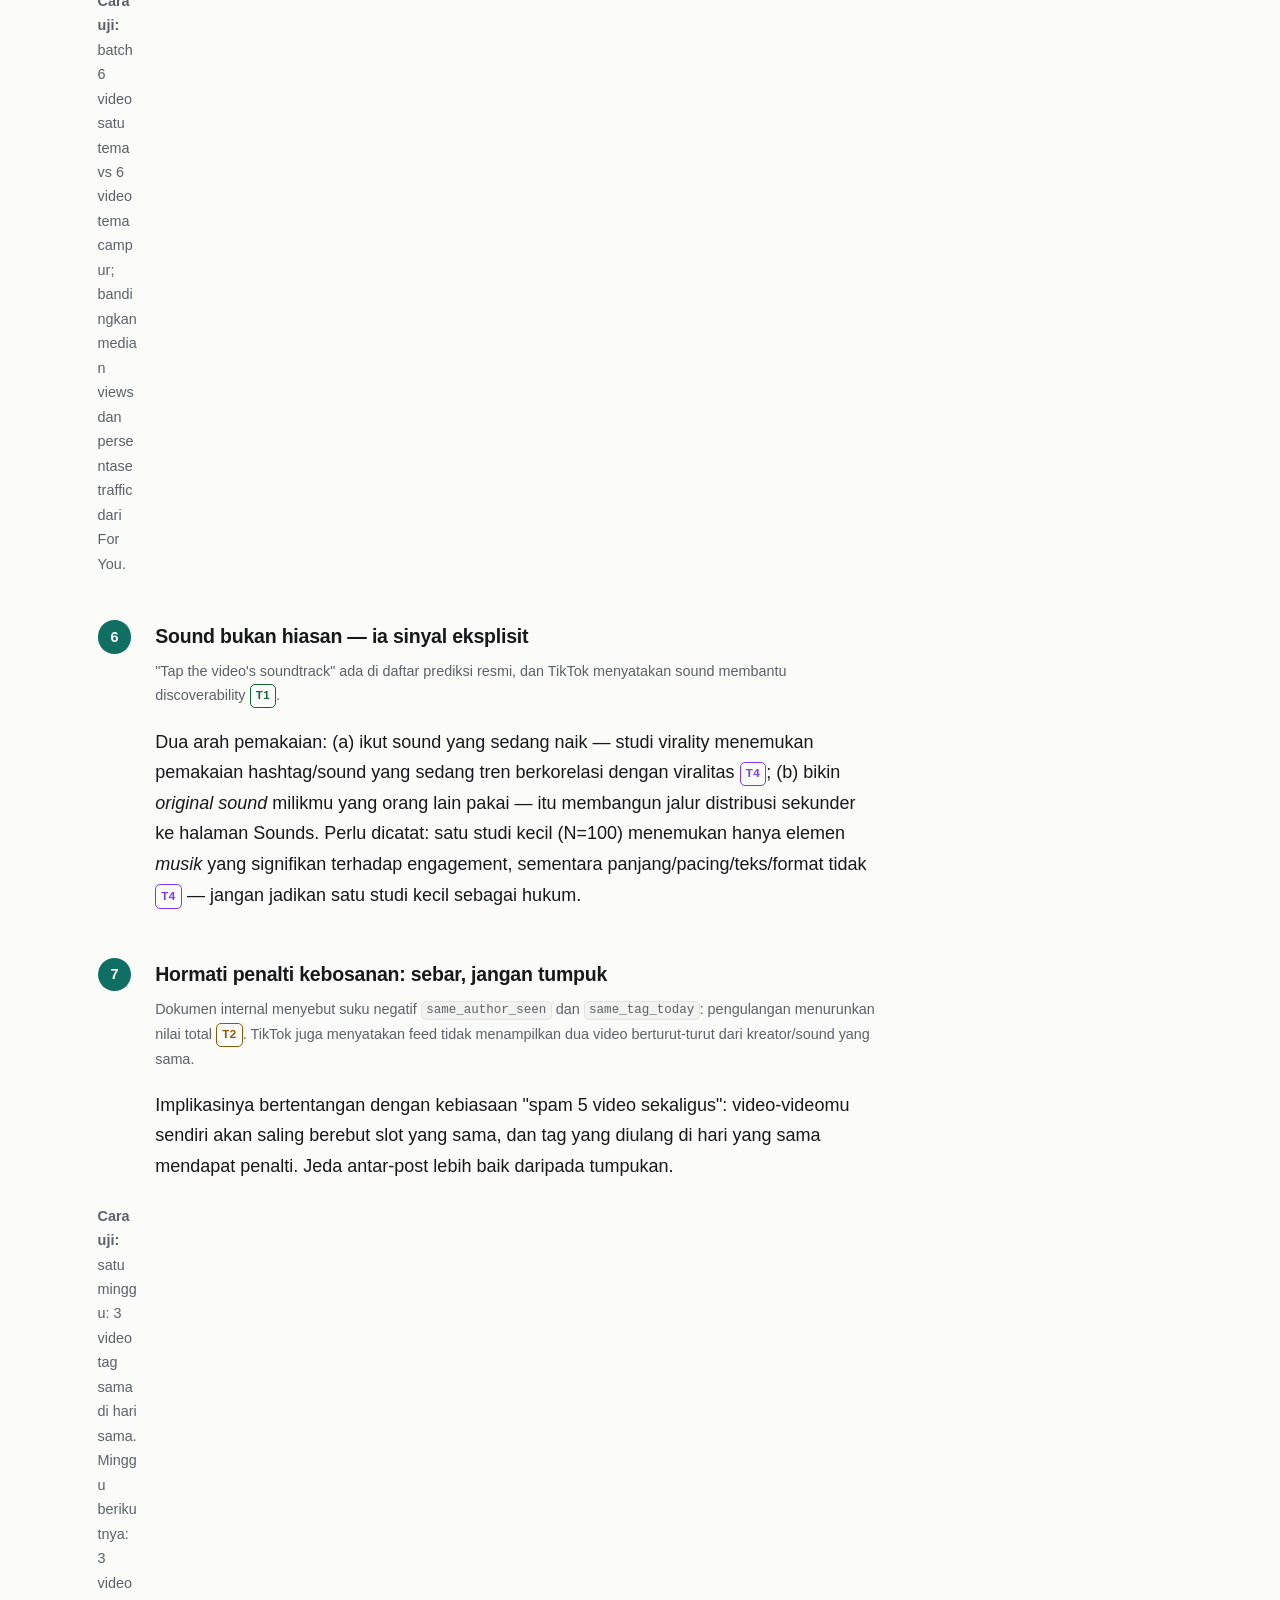
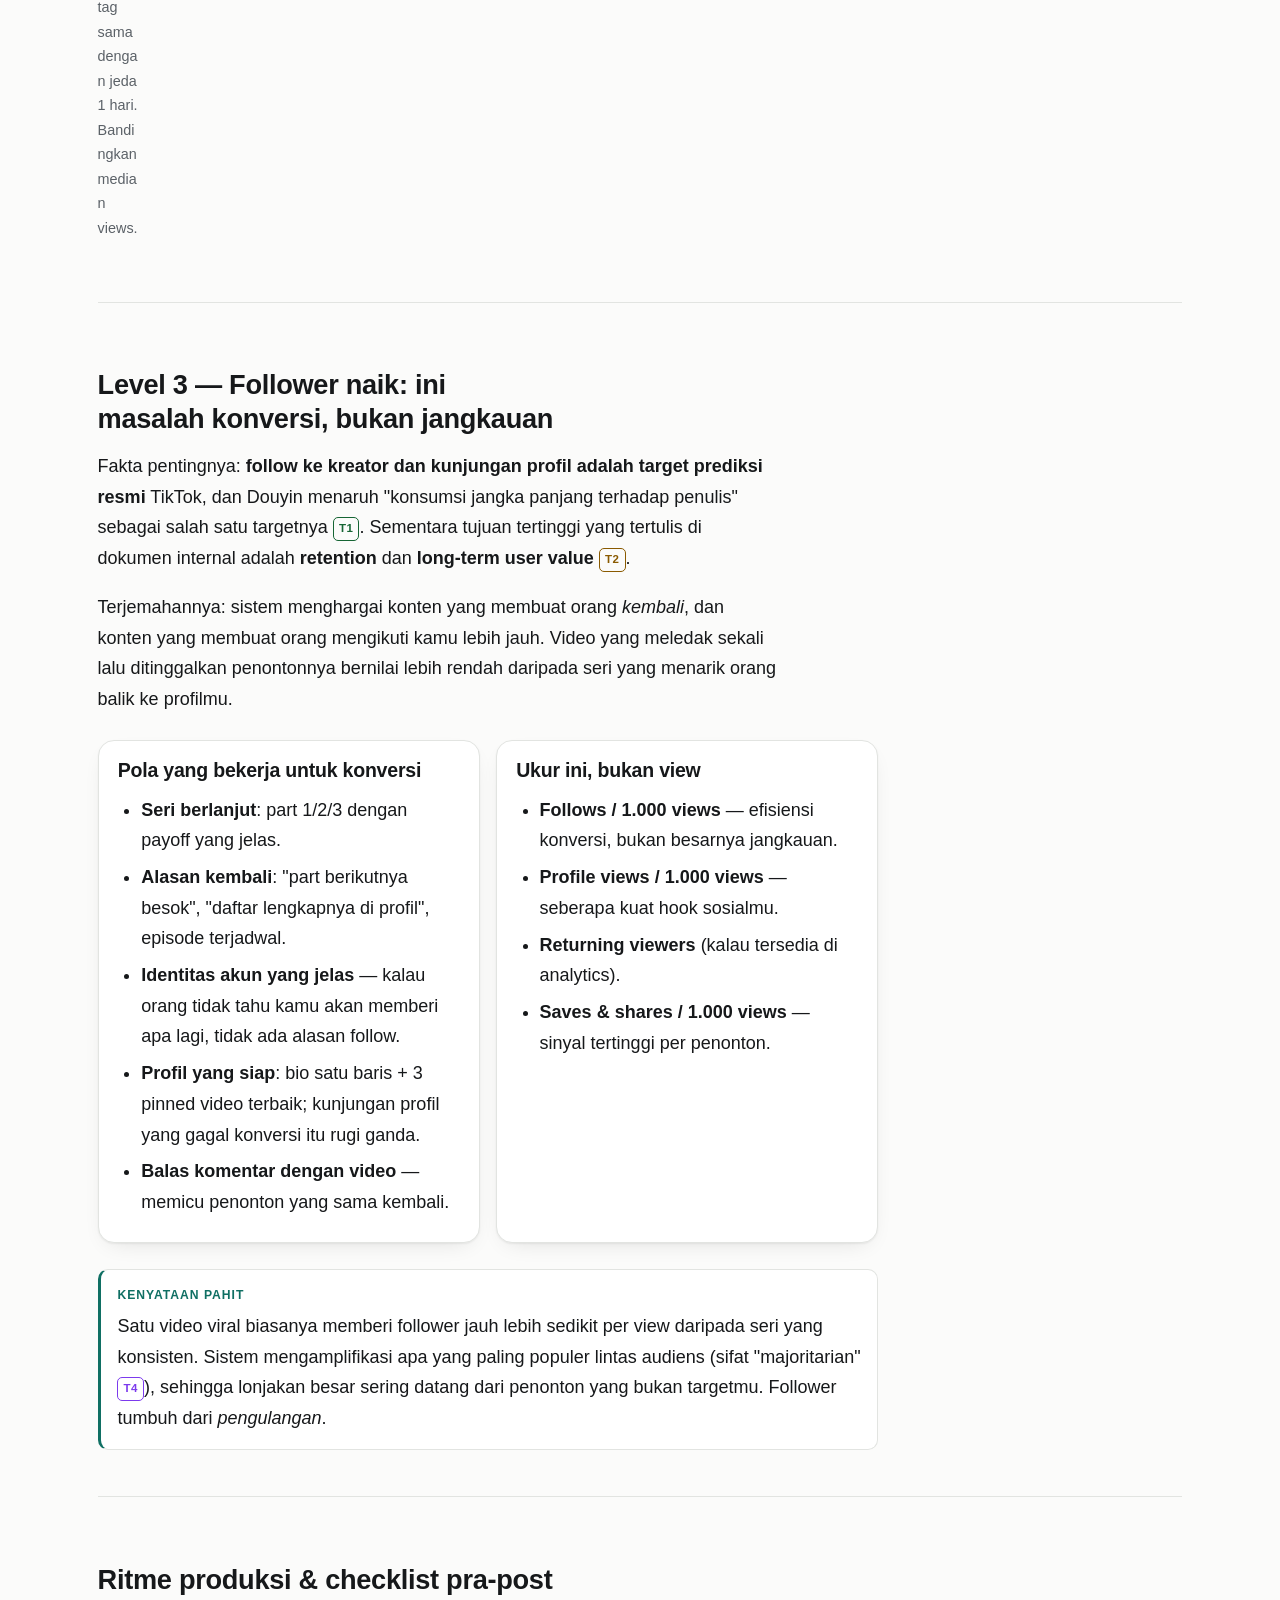
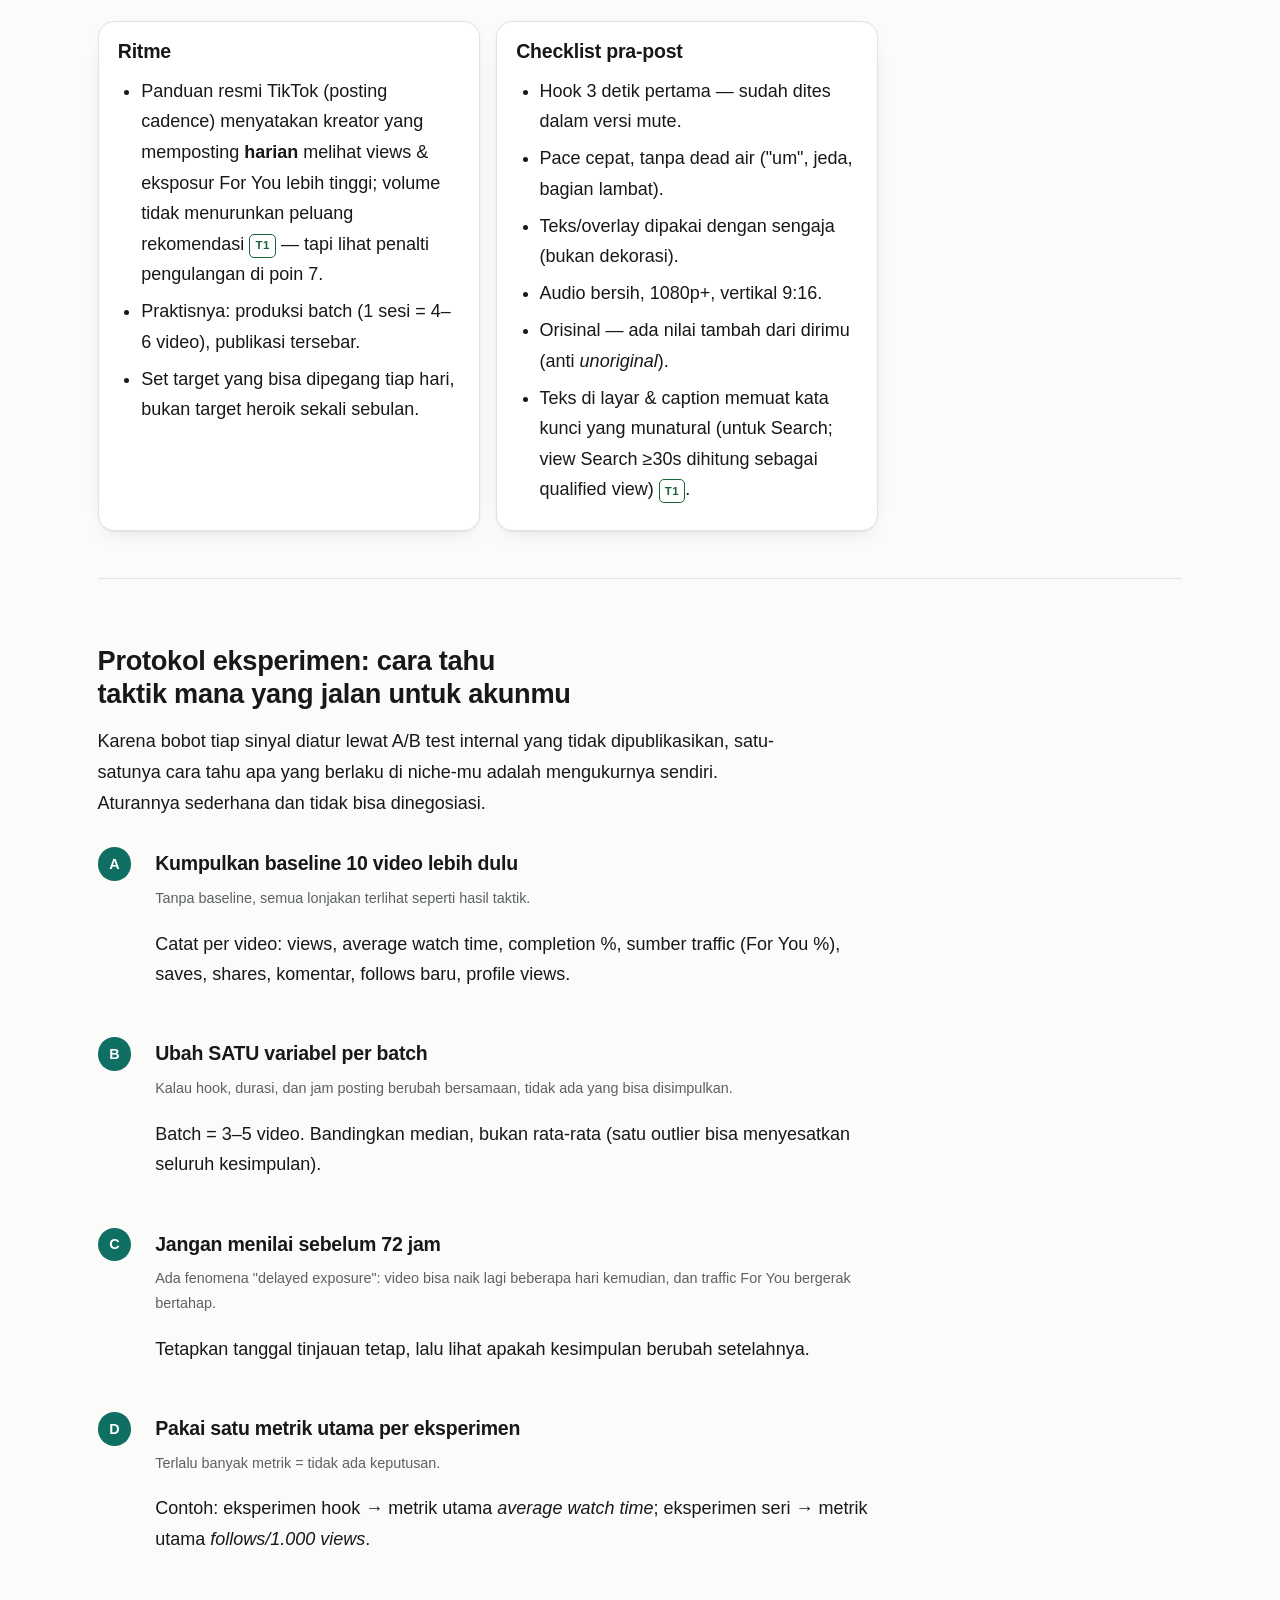
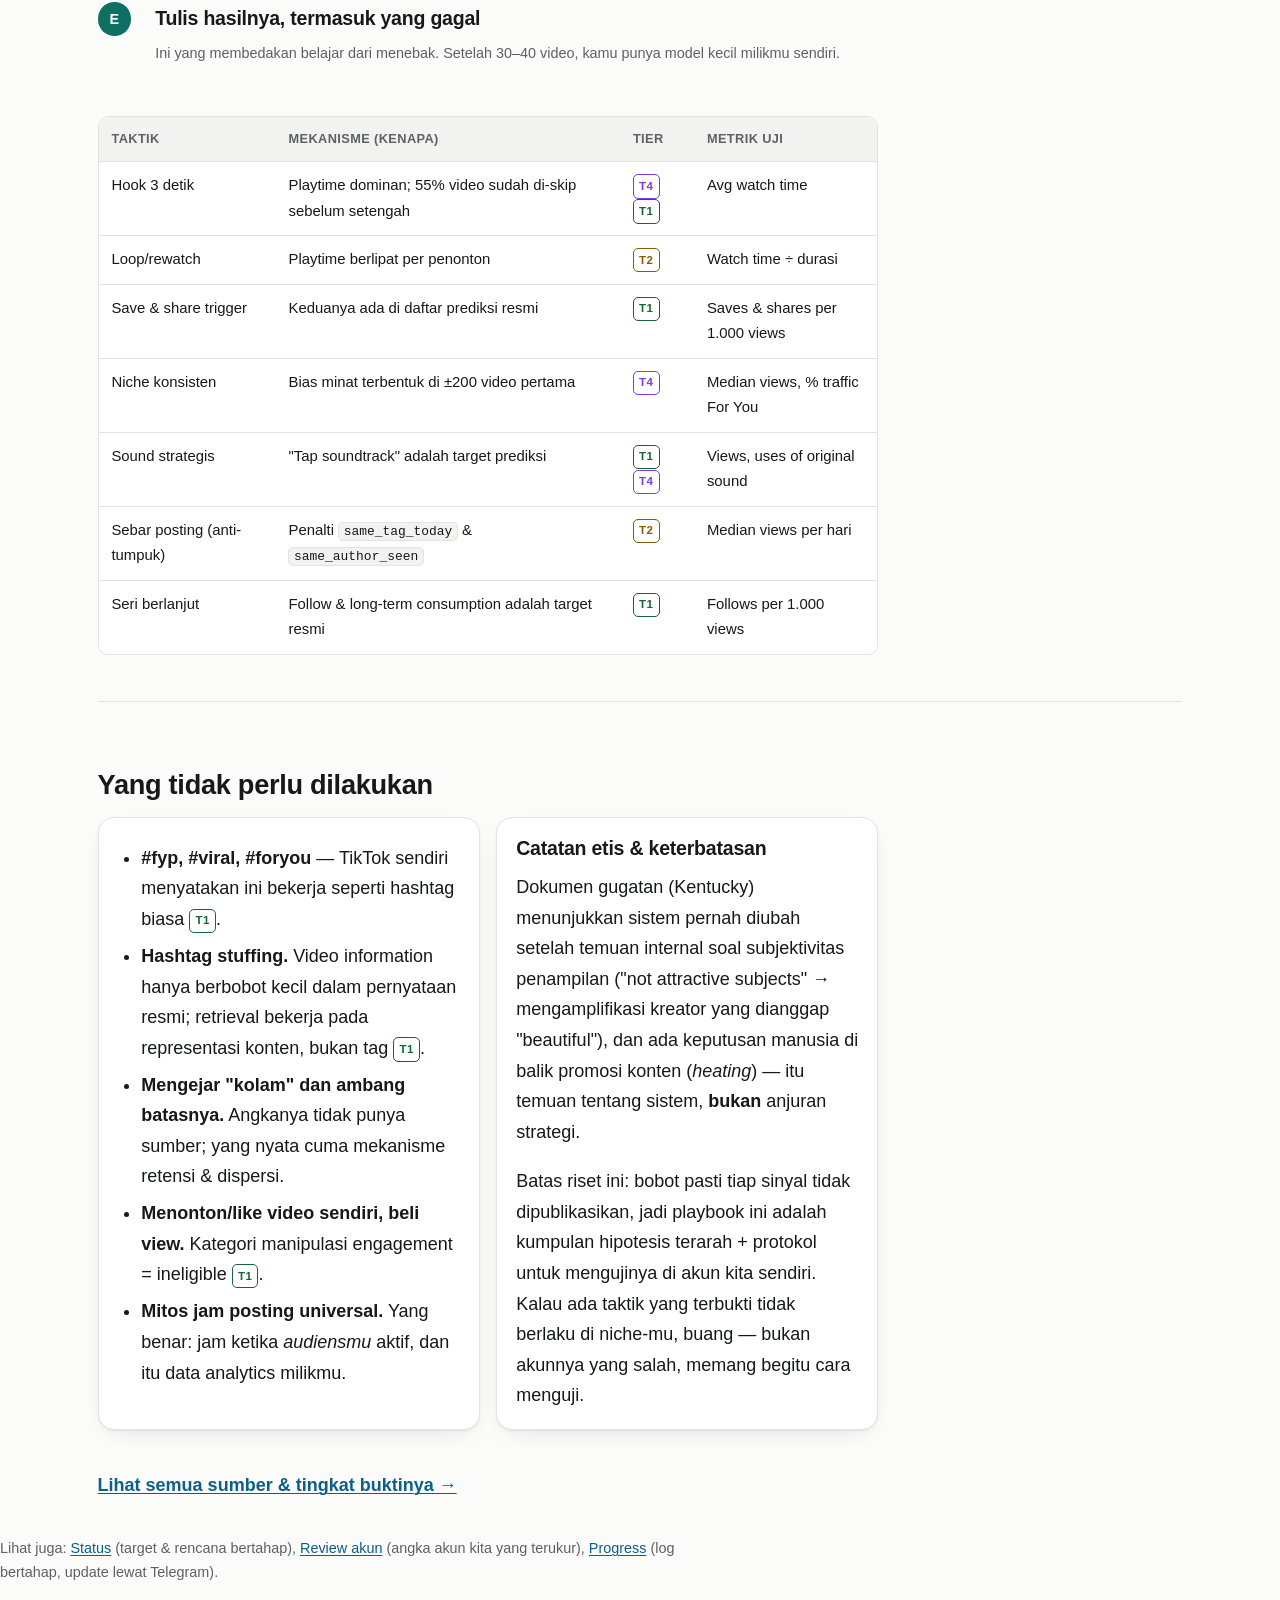
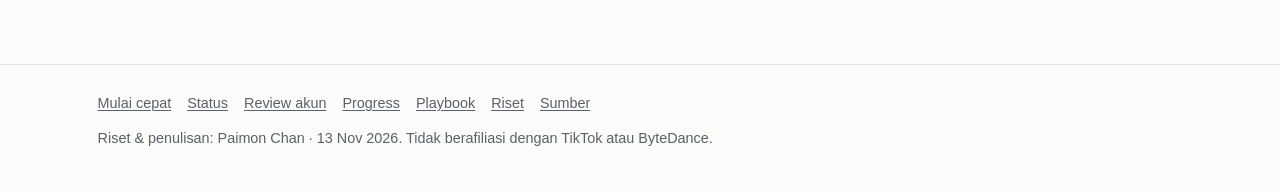
<file: playbook.html>
<!DOCTYPE html>
<html lang="id" data-theme="auto">
<head>
<meta charset="utf-8">
<meta name="viewport" content="width=device-width, initial-scale=1">
<title>Playbook — cara menaikkan views &amp; follower akun TikTok</title>
<meta name="description" content="Playbook TikTok berbasis bukti: gerbang kelayakan, taktik memenangkan watch time dan sinyal yang benar-benar dimodelkan, strategi follower dari target prediksi resmi, plus protokol eksperimen yang bisa dijalankan sendiri.">
<meta name="color-scheme" content="light dark">
<meta name="theme-color" content="#0f6f63">
<link rel="icon" href="assets/favicon.svg" type="image/svg+xml">
<link rel="stylesheet" href="assets/style.css?v=40">
<script>
  try {
    var t = localStorage.getItem('theme');
    if (t === 'light' || t === 'dark') document.documentElement.setAttribute('data-theme', t);
  } catch (e) {}
</script>
</head>
<body>
<a class="skip" href="#main">Lewati ke konten</a>

<header class="site-header">
  <div class="wrap inner">
    <a class="brand" href="index.html"><span class="dot" aria-hidden="true"></span>TikTok Growth Lab</a>
        <nav class="nav" aria-label="Navigasi utama">
      <a href="mudah.html">Mulai cepat</a>
      <a href="index.html">Status</a>
      <a href="audit.html">Review akun</a>
      <a href="progress.html">Progress</a>
      <a href="playbook.html" aria-current="page">Playbook</a>
      <a href="bedah.html">Riset</a>
      <a href="sumber.html">Sumber</a>
    </nav>
    <button class="theme-btn" id="themeBtn" type="button" aria-label="Ganti tema terang/gelap" title="Ganti tema">◐</button>
    <button class="menu-btn" id="menuBtn" type="button" aria-label="Buka menu" aria-expanded="false" aria-controls="drawer"><span aria-hidden="true">☰</span></button>
  </div>
</header>
<div class="drawer-backdrop" id="drawerBackdrop"></div>
<nav class="drawer" id="drawer" aria-label="Menu halaman" aria-hidden="true">
  <div class="drawer-head">
    <span class="drawer-title">Menu</span>
    <button class="drawer-close" id="drawerClose" type="button" aria-label="Tutup menu">&times;</button>
  </div>
  <ul class="drawer-list">
        <li><a href="mudah.html">Mulai cepat</a></li>
        <li><a href="index.html">Status</a></li>
        <li><a href="audit.html">Review akun</a></li>
        <li><a href="progress.html">Progress</a></li>
        <li><a href="playbook.html" aria-current="page">Playbook</a></li>
        <li><a href="bedah.html">Riset</a></li>
        <li><a href="sumber.html">Sumber</a></li>
  </ul>
</nav>

<main id="main">
  <div class="wrap">
    <section class="hero">
      <p class="eyebrow">Referensi · cara menaikkan</p>
      <h1>Playbook: dari mekanisme ke video yang rame</h1>
      <p class="lede">
        Setiap taktik di bawah diturunkan dari mekanisme yang punya sumber, bukan dari kebiasaan. Tiap butir diberi
        <strong>mekanisme</strong> (kenapa masuk akal), <strong>tier bukti</strong>, dan <strong>cara mengukurnya</strong>.
        Taktiknya hipotesis yang bisa diuji di akun kita — bukan jaminan.
      </p>
    </section>
    <div class="mission"><h2>Inti halaman ini</h2><ul class="plain" style="margin-bottom:0"><li><strong>Hook 1,5 detik</strong>, teks 3–6 kata di layar, durasi padat tanpa pemanasan.</li><li><strong>Seri bernomor untuk follower</strong> — follow adalah target prediksi resmi, bukan efek samping views.</li><li><strong>Satu variabel per batch</strong> 3–5 video, dinilai setelah 72 jam.</li></ul></div>


    <section class="prose" style="padding-top:2rem">
      <h2 id="tiga-level">Kerangkanya: tiga level, berurutan</h2>
      <p>
        Kesalahan paling umum: melompat ke "cara bikin video bagus" padahal video belum lolos level 1.
        Urutannya tidak bisa dibalik.
      </p>
      <div class="grid cols-3" style="margin:1.4em 0">
        <article class="card"><h3>Level 1 — Eligible</h3><p style="margin-bottom:0">Video harus lolos gerbang moderasi &amp; kategori FYF-ineligible. Kalau tidak, sinyal apa pun tidak dihitung.</p></article>
        <article class="card"><h3>Level 2 — Menang sinyal</h3><p style="margin-bottom:0">Menang prediksi aksi: tonton selesai, ulang, simpan, bagikan, komentar, tap sound.</p></article>
        <article class="card"><h3>Level 3 — Konversi follow</h3><p style="margin-bottom:0">Follow dan kunjungan profil adalah target prediksi resmi — di sini follower tumbuh. Feed rame belum tentu follower naik.</p></article>
      </div>
    </section>

    <hr>

    <section class="prose-wide">
      <h2 id="level1">Level 1 — Jangan kalah sebelum bertanding</h2>
      <p class="prose">
        Kelayakan bersifat biner: konten yang tidak eligible untuk For You tidak akan muncul di sana, sekencang apa pun retensinya
        <span class="tier t1">T1</span>. Cek list ini sebelum mengurus hal lain.
      </p>
      <div class="do-dont">
        <div class="card">
          <h3>✓ Lakukan</h3>
          <ul style="margin-bottom:0">
            <li>Buka <em>Account status / analytics</em> tiap minggu: pastikan tidak ada video berstatus <strong>ineligible untuk For You</strong>. Itu penyebab paling sering dari "views mentok".</li>
            <li>Kalau ada flag: perbaiki kontennya, ajukan <em>appeal</em>. Jangan posting ulang (bisa masuk "circumvention").</li>
            <li>Pastikan orisinalitas: tanpa watermark platform lain, ada nilai tambah dari edit/narasi sendiri (aturan <em>unoriginal/low-quality</em>: potongan yang dipakai ulang, slideshow murni, GIF-only).</li>
            <li>Rekam vertikal 9:16, 1080p+, audio bersih (ini juga standar "high quality" versi Creator Academy).</li>
          </ul>
        </div>
        <div class="card">
          <h3>✗ Hindari</h3>
          <ul style="margin-bottom:0">
            <li>Konten "berusaha menaikkan trafik artifisial" (beli view/like, follow-for-follow) — eksplisit ineligible.</li>
            <li>Video yang meng-copy utuh milik kreator lain, repost dengan logo orang.</li>
            <li>Klaim kesehatan/berat badan tanpa konteks (kategori FYF-ineligible yang luas).</li>
            <li>Menumpuk 5 video identik dalam sejam: selain masuk kategori spam/minim edit, sistem juga punya suku penalti kebosanan (lihat Level 2 poin 7).</li>
          </ul>
        </div>
      </div>
      <p class="ui-quiet">Catatan penting: pelanggaran berulang bisa membuat akun kehilangan For You/Following selama 90 hari <span class="tier t1">T1</span>. Ini risiko yang tidak sebanding dengan eksperimen murah.</p>
    </section>

    <hr>

    <section class="prose-wide">
      <h2 id="level2">Level 2 — Memenangkan prediksi aksi</h2>
      <p class="prose">
        Inilah daftar taktik. Skor akhir ≈ jumlah dari <em>prediksi</em> × <em>nilai</em> tiap aksi (lihat
        <a href="bedah.html#objektif">fungsi objektif</a>), jadi kita mengurus dua hal sekaligus:
        <strong>membuat aksinya terjadi</strong> dan <strong>membuat prediksi sistem percaya aksi itu akan terjadi</strong>.
      </p>

      <div class="step">
        <span class="snum" aria-hidden="true">1</span>
        <h3>Tiga detik pertama menentukan seluruh nilainya</h3>
        <p class="why">Watch time adalah sinyal dominan; regulator EU bahkan menyimpulkan algoritma memprioritaskan viewing time di atas pilihan user <span class="tier t1">T1</span>.</p>
        <p>
          Karena skor memakai <code>E<sub>playtime</sub>×V<sub>playtime</sub></code>, detik yang hilang di awal memotong nilai
          sepanjang video. Data 347 pengguna (9,2 juta rekomendasi) menunjukkan <strong>55% video tidak ditonton sampai habis</strong>,
          mayoritas di-skip sebelum setengah durasi <span class="tier t4">T4</span>. Artinya melewati titik tengah sudah mengalahkan
          mayoritas. Formula resmi "qualified view" TikTok juga memakai ambang <strong>≥5 detik</strong> menonton <span class="tier t1">T1</span>.
        </p>
        <p class="ui-quiet"><strong>Cara uji:</strong> rekam 5 varian pembuka untuk 1 ide, tonton balik versi <em>mute</em>, tanya "saya berhenti geser atau tidak?" — lalu uji 1 varian per video dalam batch 5, bandingkan <em>average watch time</em>.</p>
      </div>

      <div class="step">
        <span class="snum" aria-hidden="true">2</span>
        <h3>Bikin video yang enak diulang (loop)</h3>
        <p class="why">Rewatch mengalikan playtime tanpa menambah tontonan baru — nilai per penonton naik.</p>
        <p>
          Trik klasiknya struktural, bukan sulit: teks di akhir yang menyambung ke kalimat pembuka, akhir yang tidak tuntas,
          animasi yang bersambung mulus. WSJ menemukan "setiap kali kamu ragu atau menonton ulang, aplikasi menghitungnya" <span class="tier t4">T4</span>.
        </p>
        <p class="ui-quiet"><strong>Cara uji:</strong> bandingkan video dengan ending loop vs ending datar pada tema sama; lihat <em>average watch time</em> &gt; durasi video = tanda loop.</p>
      </div>

      <div class="step">
        <span class="snum" aria-hidden="true">3</span>
        <h3>Durasi: keputusan yang harus punya alasan</h3>
        <p class="why">"Menyelesaikan video yang lebih panjang" disebut TikTok sebagai sinyal kuat, tetapi hanya jika benar-benar ditonton <span class="tier t1">T1</span>.</p>
        <p>
          Video pendek menaikkan peluang completion; video &gt;1 menit membuka Creator Rewards (yang juga memakai ambang 5 detik dan
          mengecualikan view dengan "not interested") <span class="tier t1">T1</span>. Jadi: gunakan pendek untuk membangun sinyal &amp;
          jangkauan, gunakan panjang hanya kalau materinya punya alasan untuk ditahan (cerita berseri, tutorial bertahap).
        </p>
        <p class="ui-quiet"><strong>Cara uji:</strong> satu ide, dua durasi (mis. 18s vs 45s), 3 pasang. Bandingkan completion % <em>dan</em> total playtime.</p>
      </div>

      <div class="step">
        <span class="snum" aria-hidden="true">4</span>
        <h3>Kejar sinyal yang benar-benar ada di daftar prediksi</h3>
        <p class="why">Daftar resmi TikTok: like, share, comment, "not interested", follow author / kunjungan profil, finish, skip, favorite, durasi menonton, dan tap soundtrack <span class="tier t1">T1</span>.</p>
        <p>
          Ini daftar belanja kita. <strong>Save/favorite</strong> dan <strong>share</strong> biasanya paling mudah dipicu dengan konten
          yang berguna (checklist, ringkasan, "simpan dulu nanti dipakai"), sedangkan <strong>komentar</strong> dipicu pertanyaan yang
          tidak bisa dijawab satu kata. Perhatikan: tidak ada "like" gratisan yang lebih murah dari yang lain — sistem memprediksi
          semuanya, jadi permintaan eksplisit yang terasa seperti iklan justru menurunkan prediksi.
        </p>
        <p class="ui-quiet"><strong>Cara uji:</strong> tambahkan satu elemen pemicu (mis. daftar 5 poin) dan ukur saves/1.000 views serta shares/1.000 views, bukan likes.</p>
      </div>

      <div class="step">
        <span class="snum" aria-hidden="true">5</span>
        <h3>Konsistensi niche di fase dingin (≈200 video pertama)</h3>
        <p class="why">Amplifikasi minat terbentuk cepat: ±200 video pertama yang ditonton sudah cukup membentuk bias topik <span class="tier t4">T4</span>.</p>
        <p>
          Untuk akun baru, vektor minatmu masih ambigu. Kalau 10 video pertama berpindah-pindah topik, sistem tidak punya dasar untuk
          mengamplifikasi apa pun — hasilnya views rata-rata kecil. Pilih satu niche sempit, kunci 8–10 video, baru ekspansi.
          Ingat juga bahwa tahap <em>retrieval</em> bekerja pada representasi konten, bukan tag <span class="tier t1">T1</span><span class="tier t3">T3</span> —
          jadi keseragaman bahasa visual &amp; tema lebih penting daripada hashtag.
        </p>
        <p class="ui-quiet"><strong>Cara uji:</strong> batch 6 video satu tema vs 6 video tema campur; bandingkan median views dan persentase traffic dari For You.</p>
      </div>

      <div class="step">
        <span class="snum" aria-hidden="true">6</span>
        <h3>Sound bukan hiasan — ia sinyal eksplisit</h3>
        <p class="why">"Tap the video's soundtrack" ada di daftar prediksi resmi, dan TikTok menyatakan sound membantu discoverability <span class="tier t1">T1</span>.</p>
        <p>
          Dua arah pemakaian: (a) ikut sound yang sedang naik — studi virality menemukan pemakaian hashtag/sound yang sedang tren
          berkorelasi dengan viralitas <span class="tier t4">T4</span>; (b) bikin <em>original sound</em> milikmu yang orang lain pakai —
          itu membangun jalur distribusi sekunder ke halaman Sounds. Perlu dicatat: satu studi kecil (N=100) menemukan hanya elemen
          <em>musik</em> yang signifikan terhadap engagement, sementara panjang/pacing/teks/format tidak <span class="tier t4">T4</span> —
          jangan jadikan satu studi kecil sebagai hukum.
        </p>
      </div>

      <div class="step">
        <span class="snum" aria-hidden="true">7</span>
        <h3>Hormati penalti kebosanan: sebar, jangan tumpuk</h3>
        <p class="why">Dokumen internal menyebut suku negatif <code>same_author_seen</code> dan <code>same_tag_today</code>: pengulangan menurunkan nilai total <span class="tier t2">T2</span>. TikTok juga menyatakan feed tidak menampilkan dua video berturut-turut dari kreator/sound yang sama.</p>
        <p>
          Implikasinya bertentangan dengan kebiasaan "spam 5 video sekaligus": video-videomu sendiri akan saling berebut slot
          yang sama, dan tag yang diulang di hari yang sama mendapat penalti. Jeda antar-post lebih baik daripada tumpukan.
        </p>
        <p class="ui-quiet"><strong>Cara uji:</strong> satu minggu: 3 video tag sama di hari sama. Minggu berikutnya: 3 video tag sama dengan jeda 1 hari. Bandingkan median views.</p>
      </div>
    </section>

    <hr>

    <section class="prose-wide">
      <h2 id="level3">Level 3 — Follower naik: ini masalah konversi, bukan jangkauan</h2>
      <p class="prose">
        Fakta pentingnya: <strong>follow ke kreator dan kunjungan profil adalah target prediksi resmi</strong> TikTok, dan Douyin menaruh
        "konsumsi jangka panjang terhadap penulis" sebagai salah satu targetnya <span class="tier t1">T1</span>. Sementara tujuan tertinggi
        yang tertulis di dokumen internal adalah <strong>retention</strong> dan <strong>long-term user value</strong> <span class="tier t2">T2</span>.
      </p>
      <p class="prose">
        Terjemahannya: sistem menghargai konten yang membuat orang <em>kembali</em>, dan konten yang membuat orang mengikuti
        kamu lebih jauh. Video yang meledak sekali lalu ditinggalkan penontonnya bernilai lebih rendah daripada seri yang
        menarik orang balik ke profilmu.
      </p>
      <div class="grid cols-2" style="margin:1.4em 0">
        <article class="card">
          <h3>Pola yang bekerja untuk konversi</h3>
          <ul style="margin-bottom:0">
            <li><strong>Seri berlanjut</strong>: part 1/2/3 dengan payoff yang jelas.</li>
            <li><strong>Alasan kembali</strong>: "part berikutnya besok", "daftar lengkapnya di profil", episode terjadwal.</li>
            <li><strong>Identitas akun yang jelas</strong> — kalau orang tidak tahu kamu akan memberi apa lagi, tidak ada alasan follow.</li>
            <li><strong>Profil yang siap</strong>: bio satu baris + 3 pinned video terbaik; kunjungan profil yang gagal konversi itu rugi ganda.</li>
            <li><strong>Balas komentar dengan video</strong> — memicu penonton yang sama kembali.</li>
          </ul>
        </article>
        <article class="card">
          <h3>Ukur ini, bukan view</h3>
          <ul style="margin-bottom:0">
            <li><strong>Follows / 1.000 views</strong> — efisiensi konversi, bukan besarnya jangkauan.</li>
            <li><strong>Profile views / 1.000 views</strong> — seberapa kuat hook sosialmu.</li>
            <li><strong>Returning viewers</strong> (kalau tersedia di analytics).</li>
            <li><strong>Saves &amp; shares / 1.000 views</strong> — sinyal tertinggi per penonton.</li>
          </ul>
        </article>
      </div>
      <div class="callout">
        <span class="label">Kenyataan pahit</span>
        <p style="margin-bottom:0">
          Satu video viral biasanya memberi follower jauh lebih sedikit per view daripada seri yang konsisten. Sistem
          mengamplifikasi apa yang paling populer lintas audiens (sifat "majoritarian" <span class="tier t4">T4</span>),
          sehingga lonjakan besar sering datang dari penonton yang bukan targetmu. Follower tumbuh dari <em>pengulangan</em>.
        </p>
      </div>
    </section>

    <hr>

    <section class="prose-wide">
      <h2 id="ritme">Ritme produksi &amp; checklist pra-post</h2>
      <div class="grid cols-2" style="margin:1.4em 0">
        <article class="card">
          <h3>Ritme</h3>
          <ul style="margin-bottom:0">
            <li>Panduan resmi TikTok (posting cadence) menyatakan kreator yang memposting <strong>harian</strong> melihat views &amp; eksposur For You lebih tinggi; volume tidak menurunkan peluang rekomendasi <span class="tier t1">T1</span> — tapi lihat penalti pengulangan di poin 7.</li>
            <li>Praktisnya: produksi batch (1 sesi = 4–6 video), publikasi tersebar.</li>
            <li>Set target yang bisa dipegang tiap hari, bukan target heroik sekali sebulan.</li>
          </ul>
        </article>
        <article class="card">
          <h3>Checklist pra-post</h3>
          <ul style="margin-bottom:0">
            <li>Hook 3 detik pertama — sudah dites dalam versi mute.</li>
            <li>Pace cepat, tanpa dead air ("um", jeda, bagian lambat).</li>
            <li>Teks/overlay dipakai dengan sengaja (bukan dekorasi).</li>
            <li>Audio bersih, 1080p+, vertikal 9:16.</li>
            <li>Orisinal — ada nilai tambah dari dirimu (anti <em>unoriginal</em>).</li>
            <li>Teks di layar &amp; caption memuat kata kunci yang munatural (untuk Search; view Search ≥30s dihitung sebagai qualified view) <span class="tier t1">T1</span>.</li>
          </ul>
        </article>
      </div>
    </section>

    <hr>

    <section class="prose-wide">
      <h2 id="protokol">Protokol eksperimen: cara tahu taktik mana yang jalan untuk akunmu</h2>
      <p class="prose">
        Karena bobot tiap sinyal diatur lewat A/B test internal yang tidak dipublikasikan, satu-satunya cara tahu
        apa yang berlaku di niche-mu adalah mengukurnya sendiri. Aturannya sederhana dan tidak bisa dinegosiasi.
      </p>
      <div class="step">
        <span class="snum" aria-hidden="true">A</span>
        <h3>Kumpulkan baseline 10 video lebih dulu</h3>
        <p class="why">Tanpa baseline, semua lonjakan terlihat seperti hasil taktik.</p>
        <p>Catat per video: views, average watch time, completion %, sumber traffic (For You %), saves, shares, komentar, follows baru, profile views.</p>
      </div>
      <div class="step">
        <span class="snum" aria-hidden="true">B</span>
        <h3>Ubah SATU variabel per batch</h3>
        <p class="why">Kalau hook, durasi, dan jam posting berubah bersamaan, tidak ada yang bisa disimpulkan.</p>
        <p>Batch = 3–5 video. Bandingkan median, bukan rata-rata (satu outlier bisa menyesatkan seluruh kesimpulan).</p>
      </div>
      <div class="step">
        <span class="snum" aria-hidden="true">C</span>
        <h3>Jangan menilai sebelum 72 jam</h3>
        <p class="why">Ada fenomena "delayed exposure": video bisa naik lagi beberapa hari kemudian, dan traffic For You bergerak bertahap.</p>
        <p>Tetapkan tanggal tinjauan tetap, lalu lihat apakah kesimpulan berubah setelahnya.</p>
      </div>
      <div class="step">
        <span class="snum" aria-hidden="true">D</span>
        <h3>Pakai satu metrik utama per eksperimen</h3>
        <p class="why">Terlalu banyak metrik = tidak ada keputusan.</p>
        <p>Contoh: eksperimen hook → metrik utama <em>average watch time</em>; eksperimen seri → metrik utama <em>follows/1.000 views</em>.</p>
      </div>
      <div class="step">
        <span class="snum" aria-hidden="true">E</span>
        <h3>Tulis hasilnya, termasuk yang gagal</h3>
        <p class="why">Ini yang membedakan belajar dari menebak. Setelah 30–40 video, kamu punya model kecil milikmu sendiri.</p>
      </div>

      <div class="table-wrap" style="margin-top:1.8em">
        <table class="stack">
          <thead><tr><th>Taktik</th><th>Mekanisme (kenapa)</th><th>Tier</th><th>Metrik uji</th></tr></thead>
          <tbody>
            <tr><td data-label="Taktik">Hook 3 detik</td><td data-label="Mekanisme">Playtime dominan; 55% video sudah di-skip sebelum setengah</td><td data-label="Tier"><span class="tier t4">T4</span> <span class="tier t1">T1</span></td><td data-label="Metrik">Avg watch time</td></tr>
            <tr><td data-label="Taktik">Loop/rewatch</td><td data-label="Mekanisme">Playtime berlipat per penonton</td><td data-label="Tier"><span class="tier t2">T2</span></td><td data-label="Metrik">Watch time ÷ durasi</td></tr>
            <tr><td data-label="Taktik">Save &amp; share trigger</td><td data-label="Mekanisme">Keduanya ada di daftar prediksi resmi</td><td data-label="Tier"><span class="tier t1">T1</span></td><td data-label="Metrik">Saves &amp; shares per 1.000 views</td></tr>
            <tr><td data-label="Taktik">Niche konsisten</td><td data-label="Mekanisme">Bias minat terbentuk di ±200 video pertama</td><td data-label="Tier"><span class="tier t4">T4</span></td><td data-label="Metrik">Median views, % traffic For You</td></tr>
            <tr><td data-label="Taktik">Sound strategis</td><td data-label="Mekanisme">"Tap soundtrack" adalah target prediksi</td><td data-label="Tier"><span class="tier t1">T1</span> <span class="tier t4">T4</span></td><td data-label="Metrik">Views, uses of original sound</td></tr>
            <tr><td data-label="Taktik">Sebar posting (anti-tumpuk)</td><td data-label="Mekanisme">Penalti <code>same_tag_today</code> &amp; <code>same_author_seen</code></td><td data-label="Tier"><span class="tier t2">T2</span></td><td data-label="Metrik">Median views per hari</td></tr>
            <tr><td data-label="Taktik">Seri berlanjut</td><td data-label="Mekanisme">Follow &amp; long-term consumption adalah target resmi</td><td data-label="Tier"><span class="tier t1">T1</span></td><td data-label="Metrik">Follows per 1.000 views</td></tr>
          </tbody>
        </table>
      </div>
    </section>

    <hr>

    <section class="prose-wide">
      <h2 id="buang-waktu">Yang tidak perlu dilakukan</h2>
      <div class="grid cols-2">
        <div class="card">
          <ul style="margin:0">
            <li><strong>#fyp, #viral, #foryou</strong> — TikTok sendiri menyatakan ini bekerja seperti hashtag biasa <span class="tier t1">T1</span>.</li>
            <li><strong>Hashtag stuffing.</strong> Video information hanya berbobot kecil dalam pernyataan resmi; retrieval bekerja pada representasi konten, bukan tag <span class="tier t1">T1</span>.</li>
            <li><strong>Mengejar "kolam" dan ambang batasnya.</strong> Angkanya tidak punya sumber; yang nyata cuma mekanisme retensi &amp; dispersi.</li>
            <li><strong>Menonton/like video sendiri, beli view.</strong> Kategori manipulasi engagement = ineligible <span class="tier t1">T1</span>.</li>
            <li><strong>Mitos jam posting universal.</strong> Yang benar: jam ketika <em>audiensmu</em> aktif, dan itu data analytics milikmu.</li>
          </ul>
        </div>
        <div class="card">
          <h3>Catatan etis &amp; keterbatasan</h3>
          <p>
            Dokumen gugatan (Kentucky) menunjukkan sistem pernah diubah setelah temuan internal soal subjektivitas penampilan
            ("not attractive subjects" → mengamplifikasi kreator yang dianggap "beautiful"), dan ada keputusan manusia
            di balik promosi konten (<em>heating</em>) — itu temuan tentang sistem, <strong>bukan</strong> anjuran strategi.
          </p>
          <p style="margin-bottom:0">
            Batas riset ini: bobot pasti tiap sinyal tidak dipublikasikan, jadi playbook ini adalah kumpulan hipotesis terarah
            + protokol untuk mengujinya di akun kita sendiri. Kalau ada taktik yang terbukti tidak berlaku di niche-mu,
            buang — bukan akunnya yang salah, memang begitu cara menguji.
          </p>
        </div>
      </div>
    </section>

    <div class="prose" style="margin-top:2.5rem">
      <p><a href="sumber.html" style="font-weight:640">Lihat semua sumber &amp; tingkat buktinya →</a></p>
    </div>
  </div>
    <section class="prose" style="padding-top:1rem">
      <p class="ui-quiet">Lihat juga: <a href="index.html">Status</a> (target &amp; rencana bertahap),
      <a href="audit.html">Review akun</a> (angka akun kita yang terukur),
      <a href="progress.html">Progress</a> (log bertahap, update lewat Telegram).</p>
    </section>

</main>

<footer class="site-footer">
  <div class="wrap">
        <div class="foot-links">
      <a href="mudah.html">Mulai cepat</a>
      <a href="index.html">Status</a>
      <a href="audit.html">Review akun</a>
      <a href="progress.html">Progress</a>
      <a href="playbook.html">Playbook</a>
      <a href="bedah.html">Riset</a>
      <a href="sumber.html">Sumber</a>
    </div>
    <p style="margin:0">Riset &amp; penulisan: Paimon Chan · 13 Nov 2026. Tidak berafiliasi dengan TikTok atau ByteDance.</p>
  </div>
</footer>

<script src="assets/app.js?v=40" defer></script>
</body>
</html>
</file>
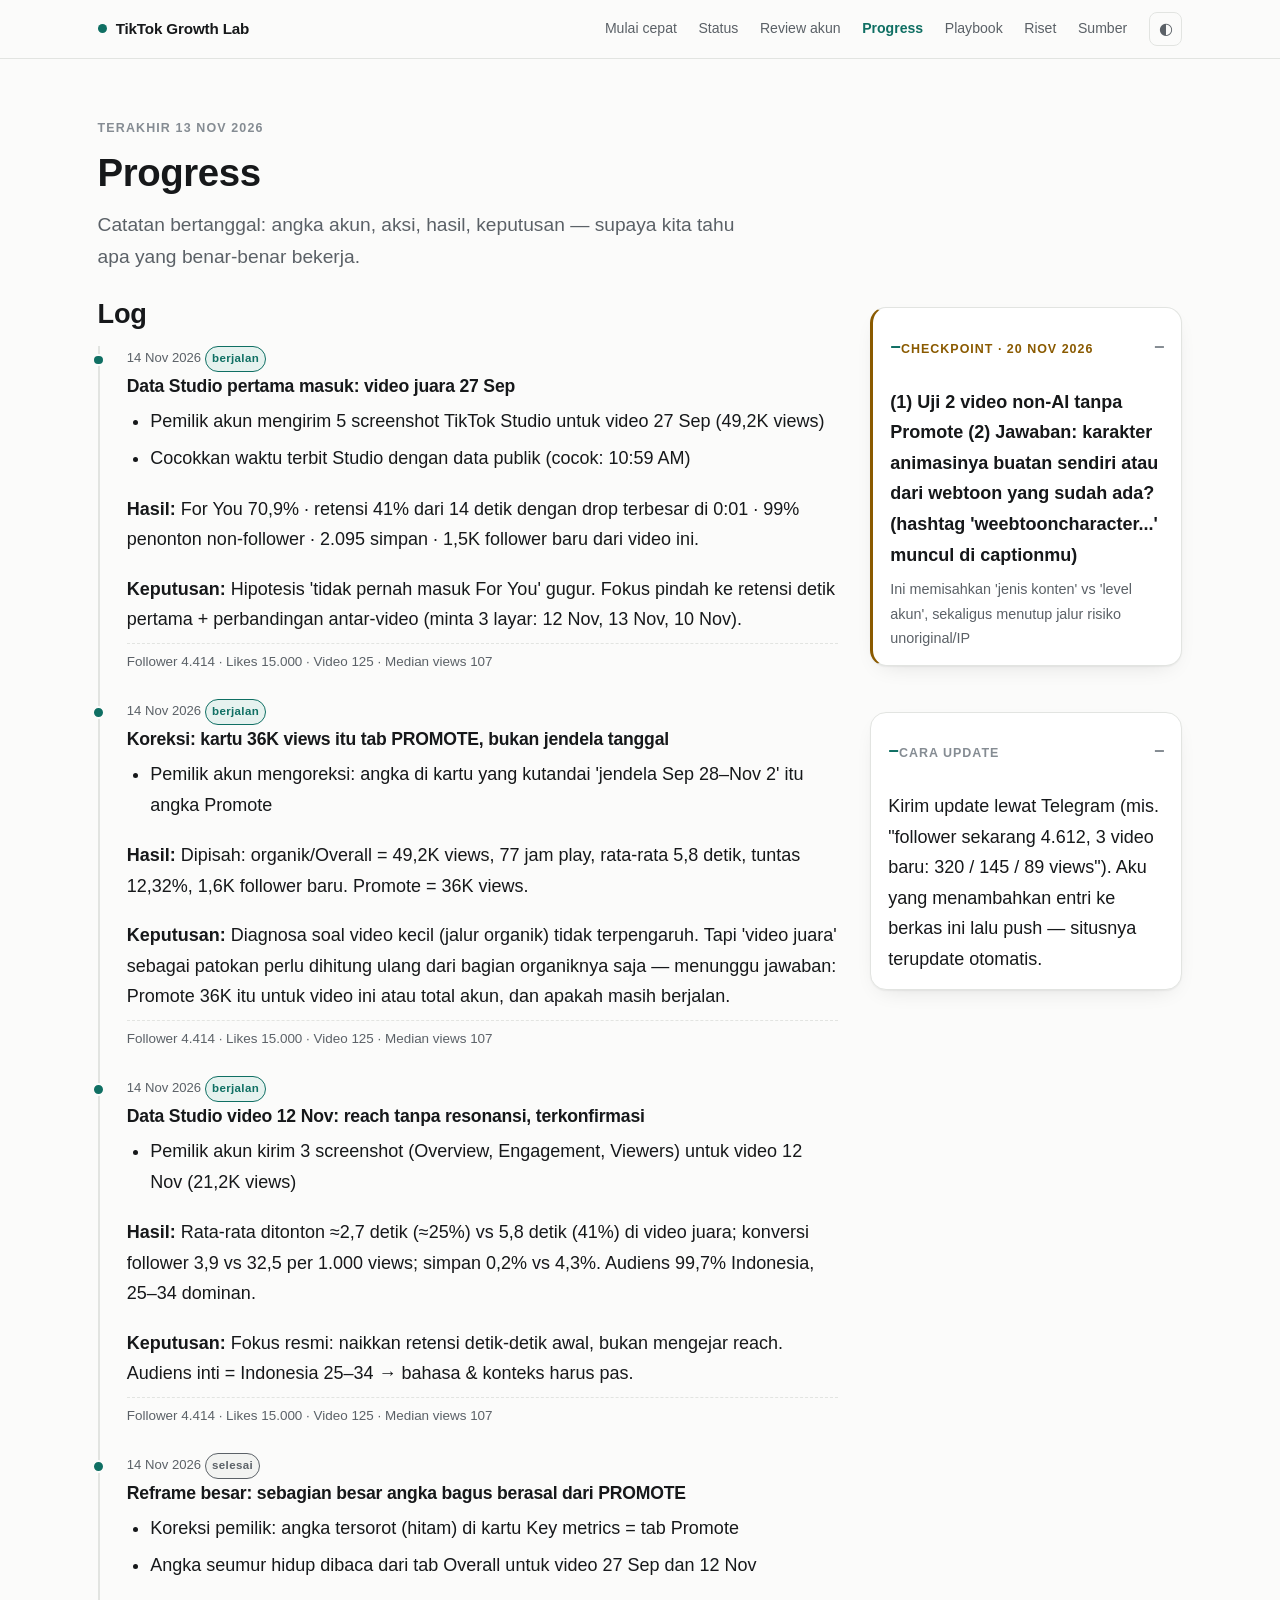
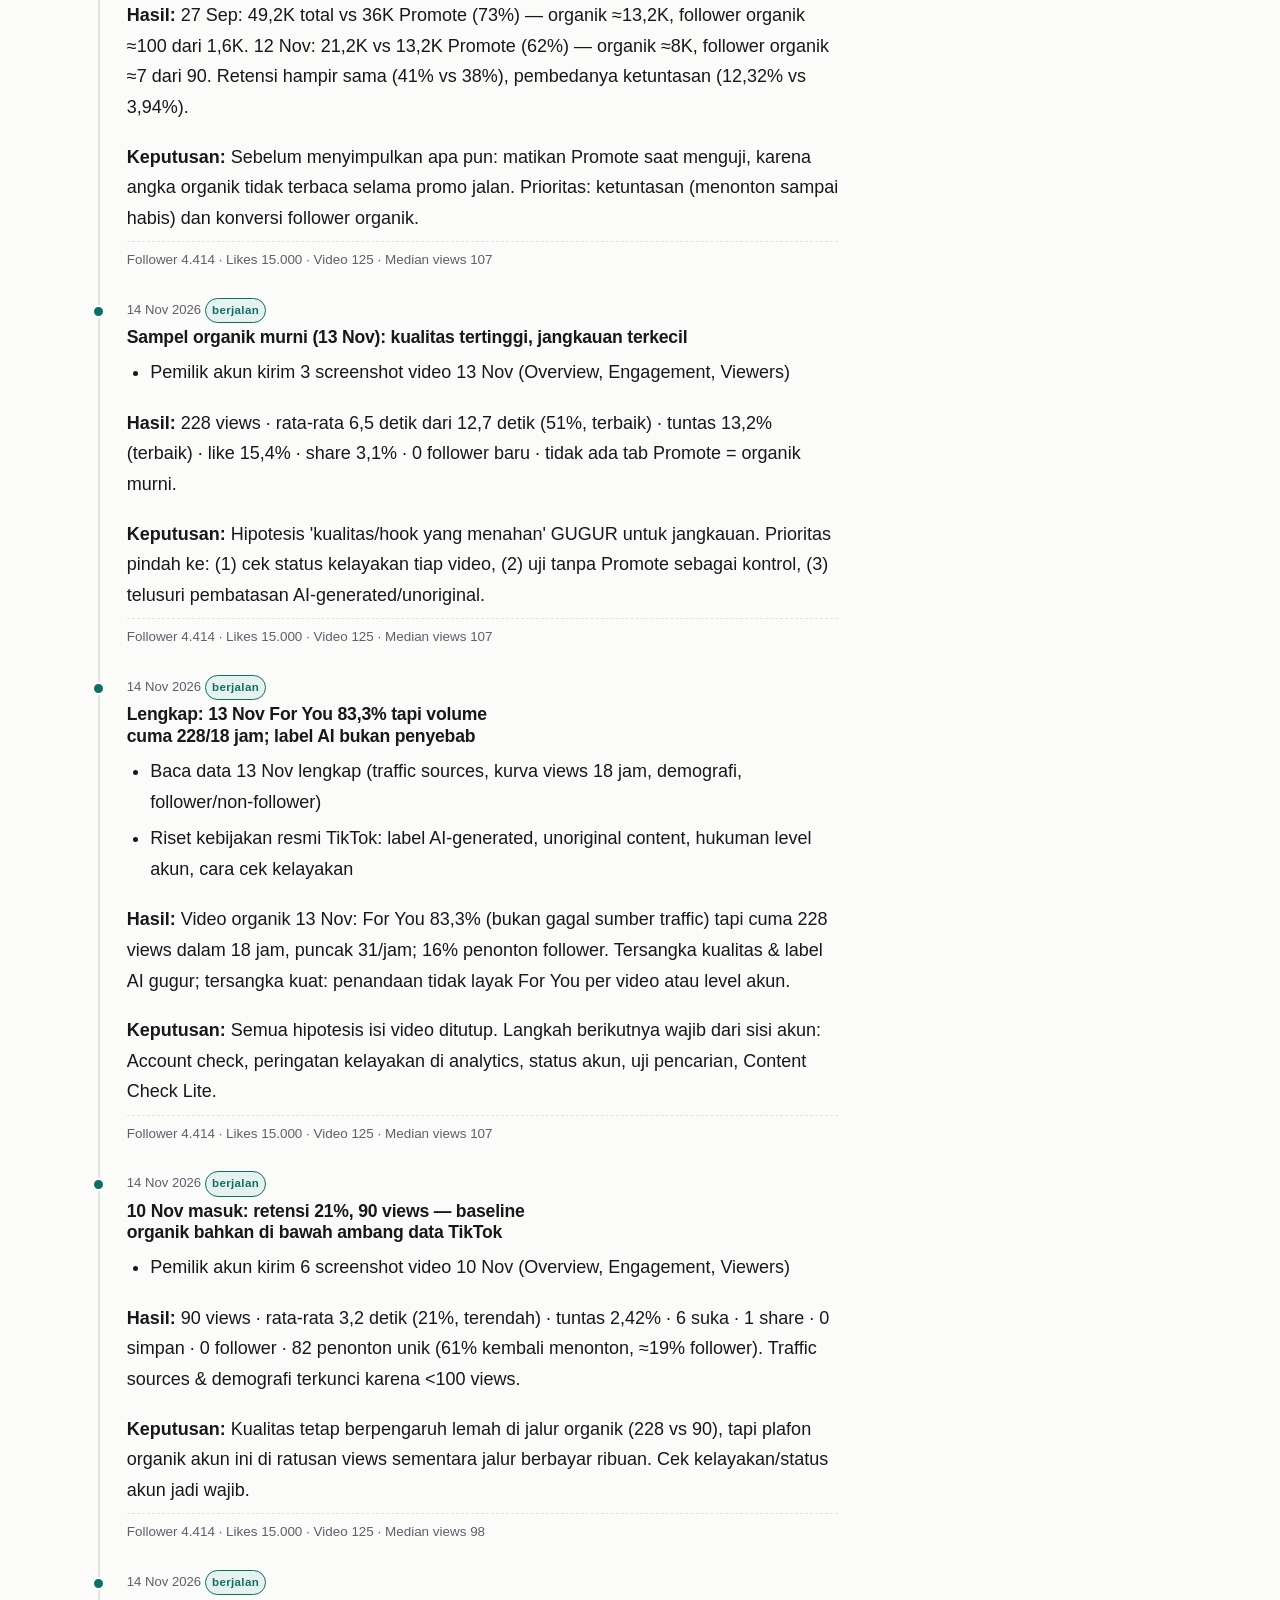
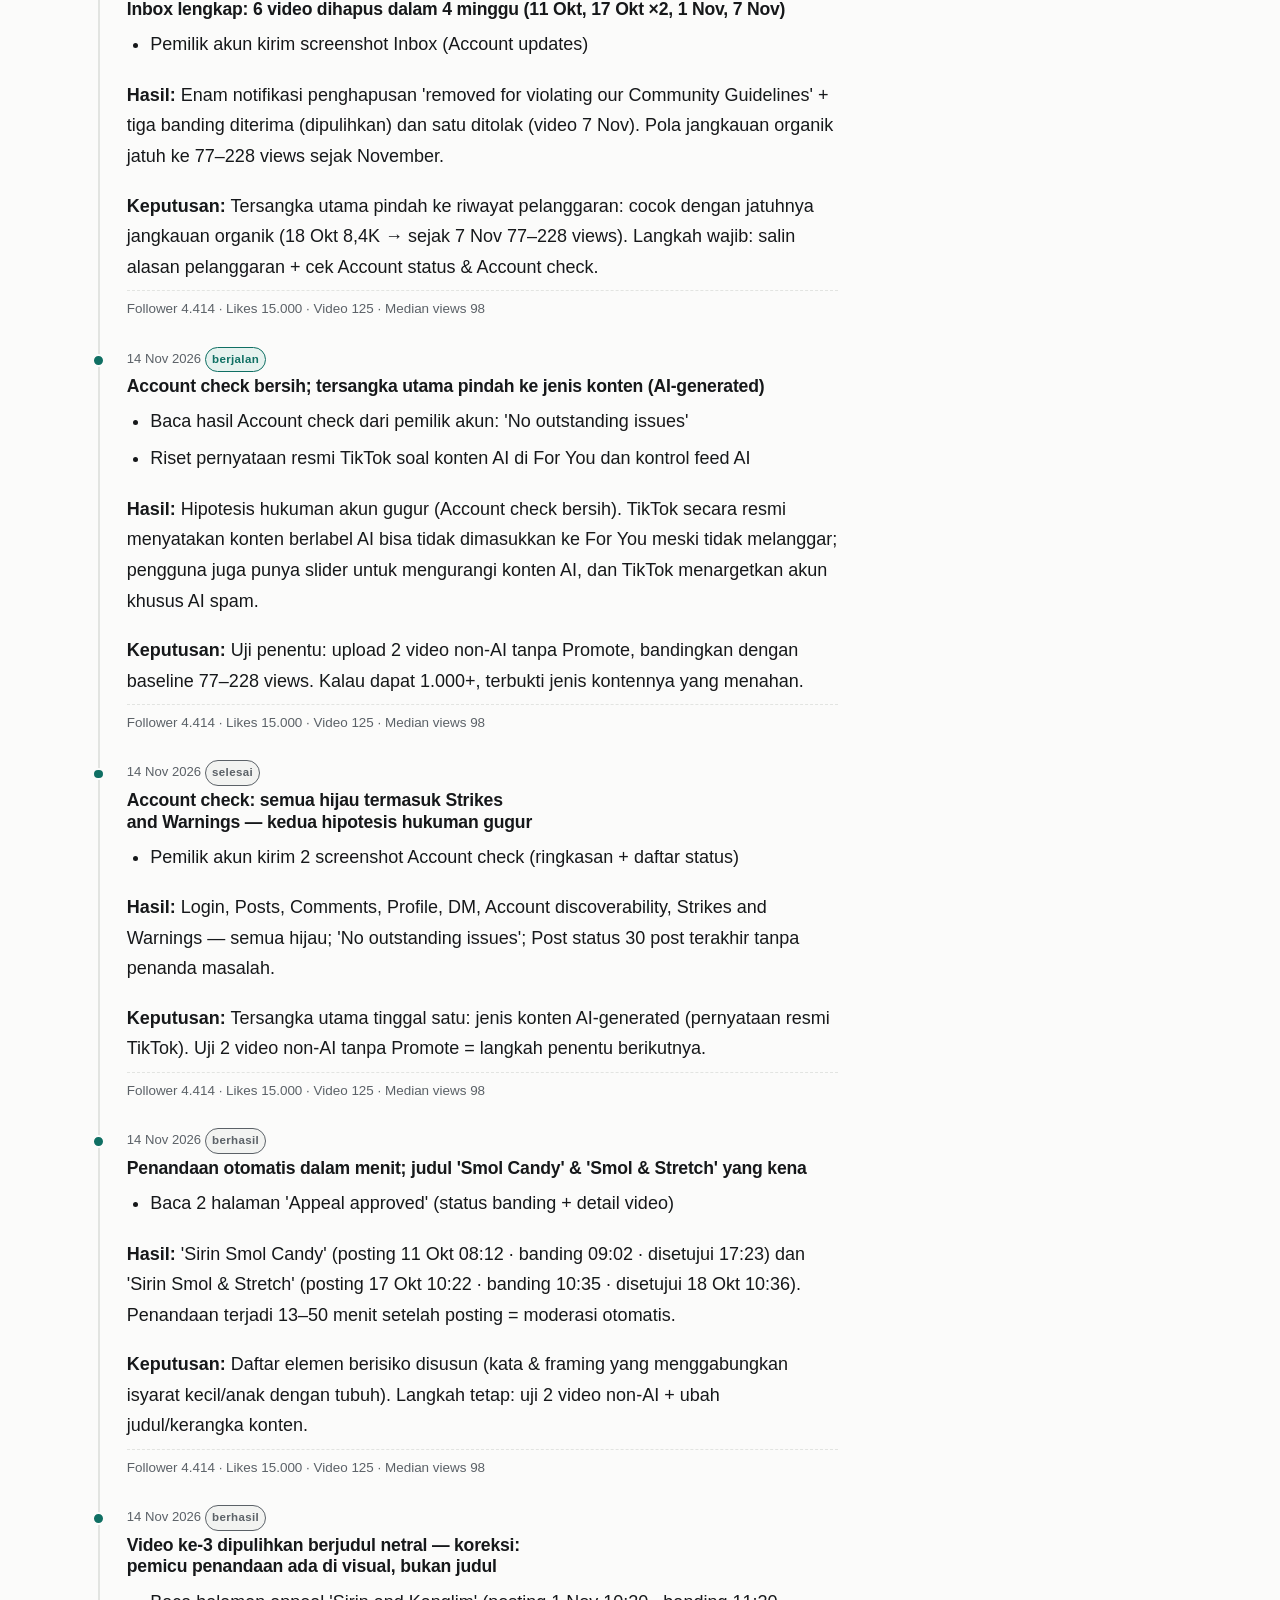
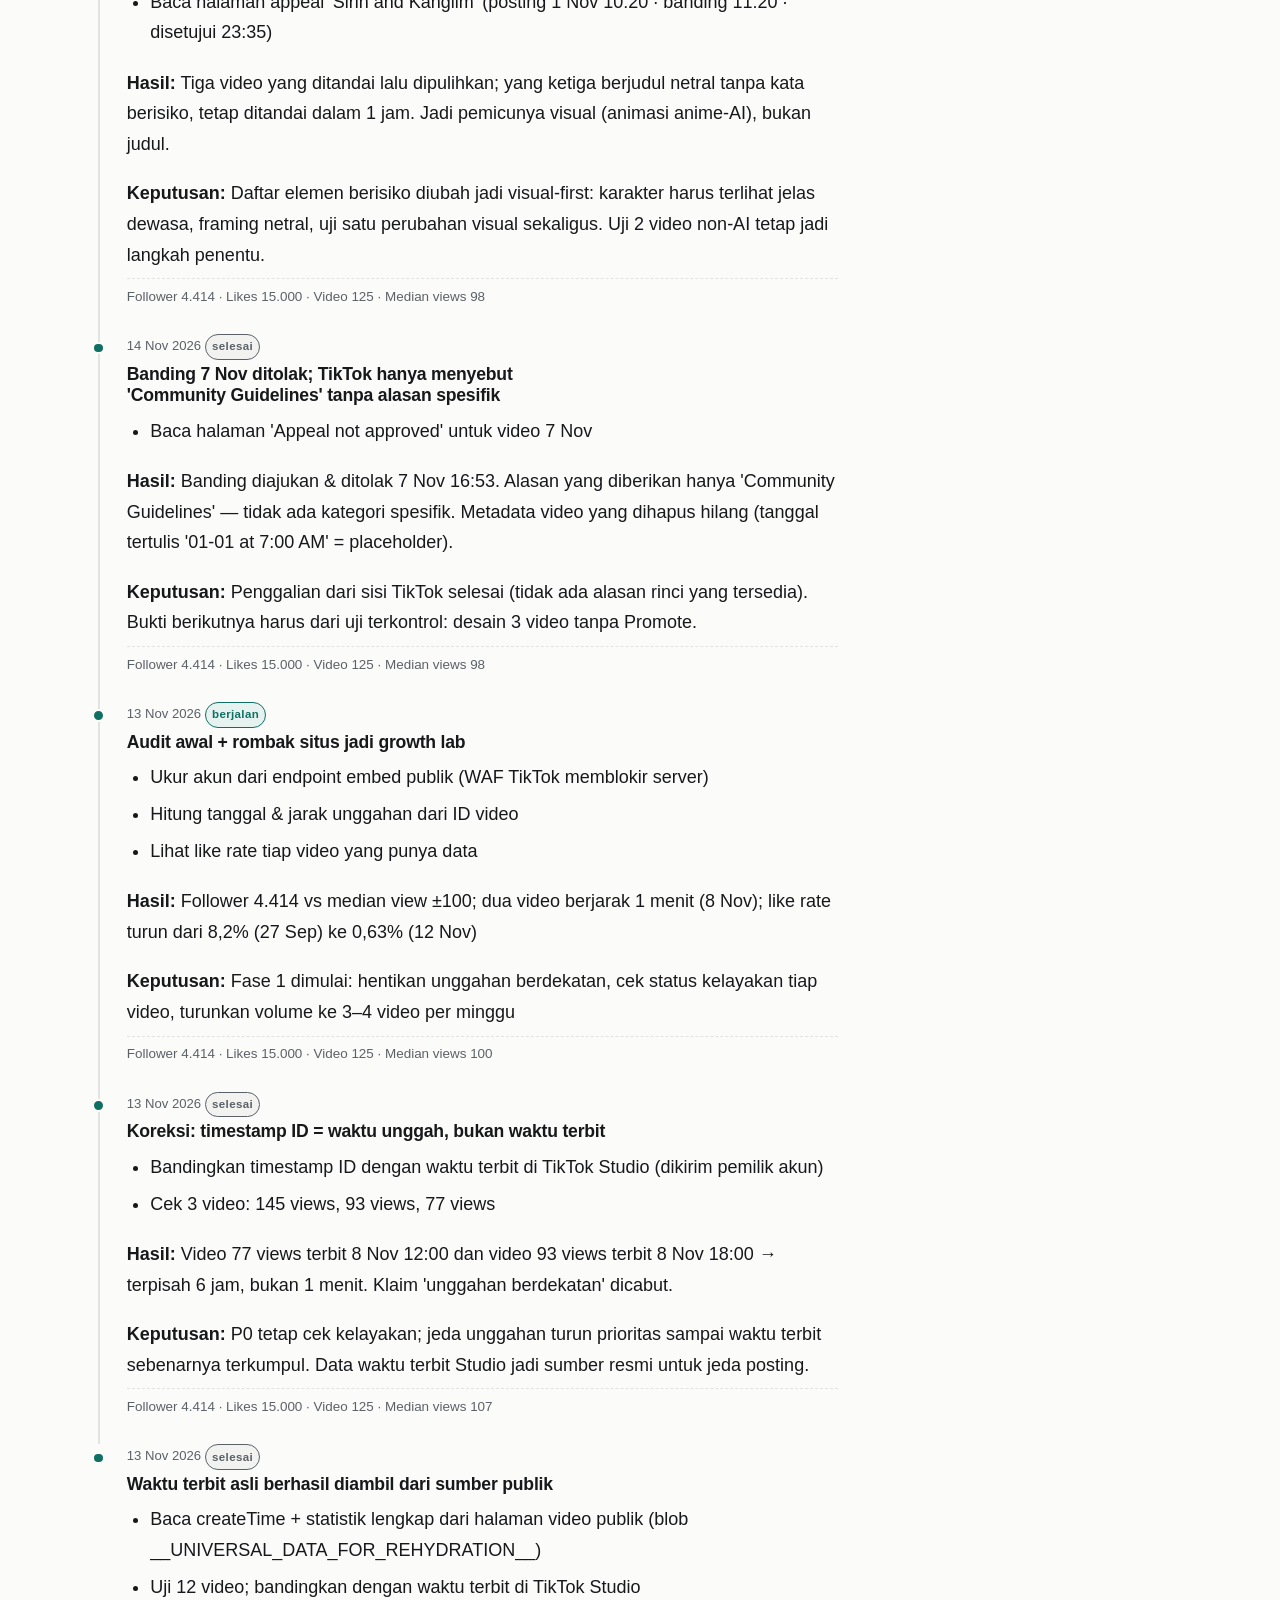
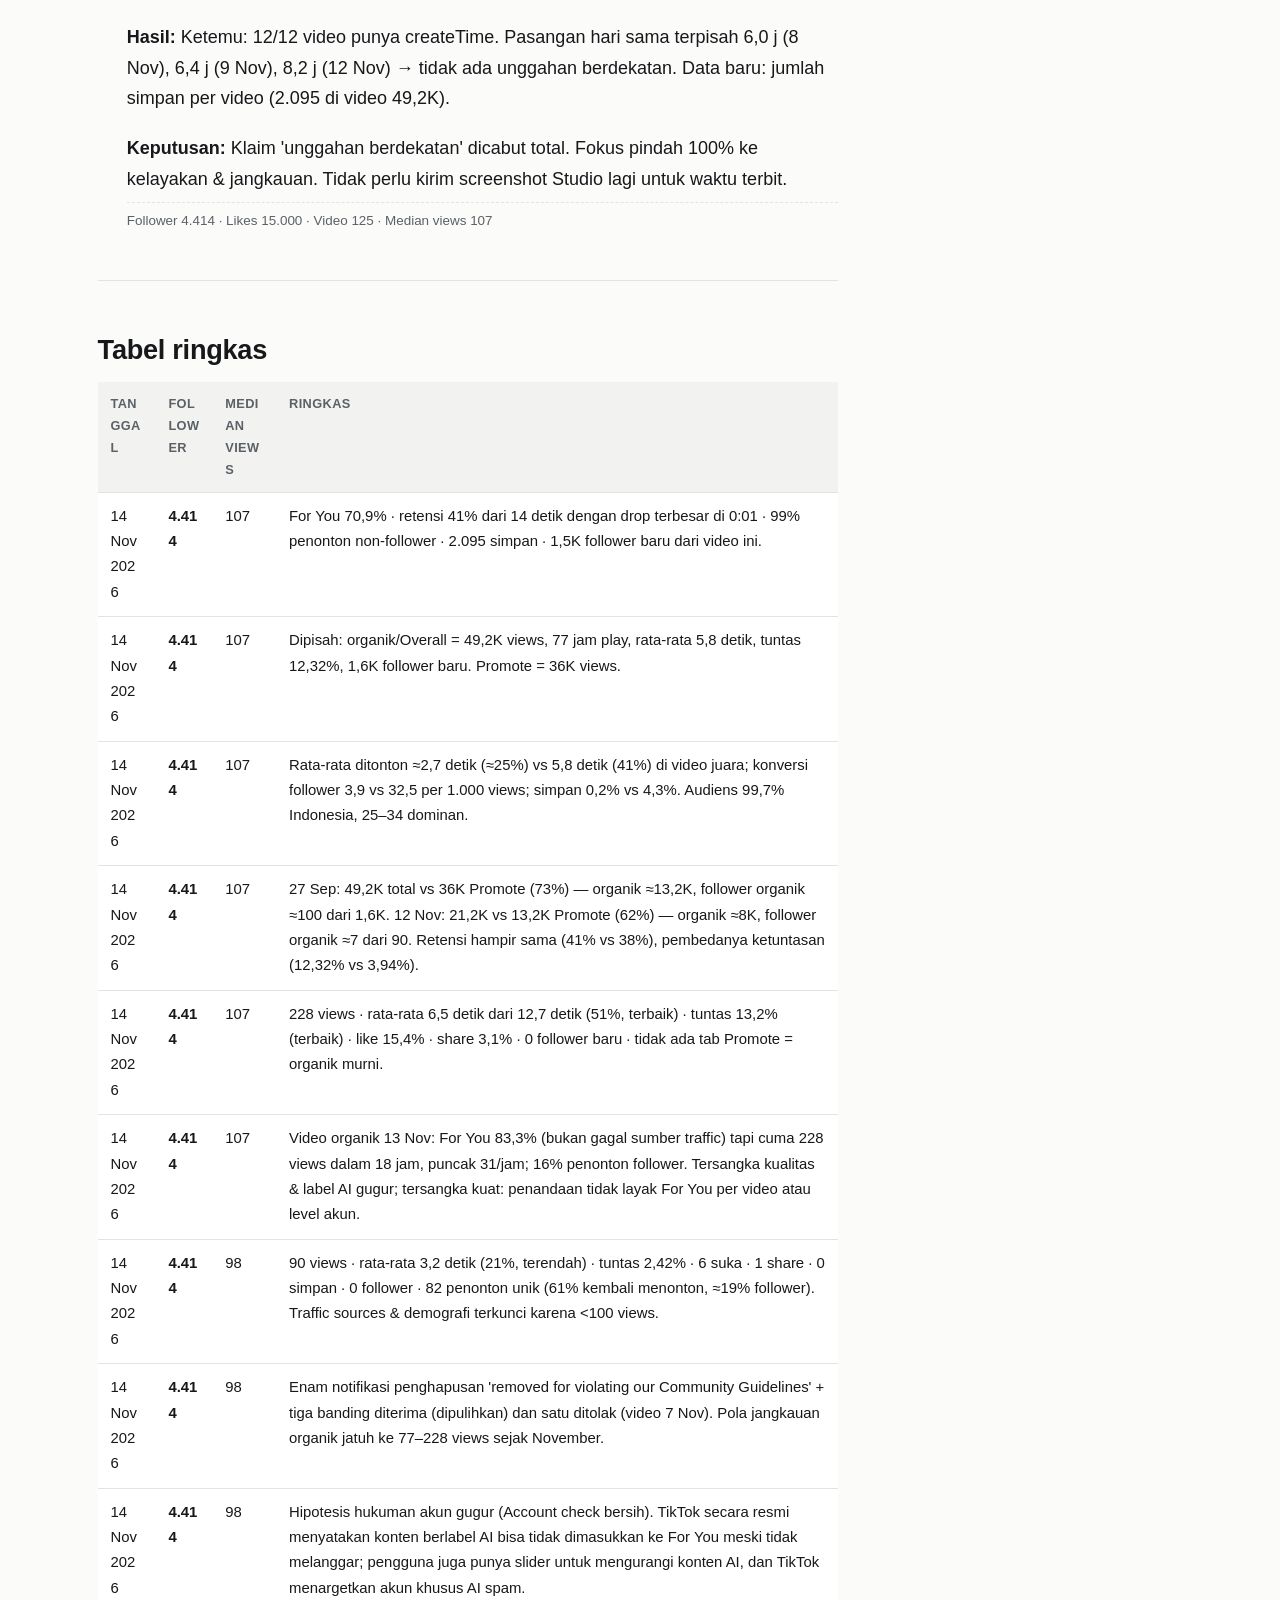
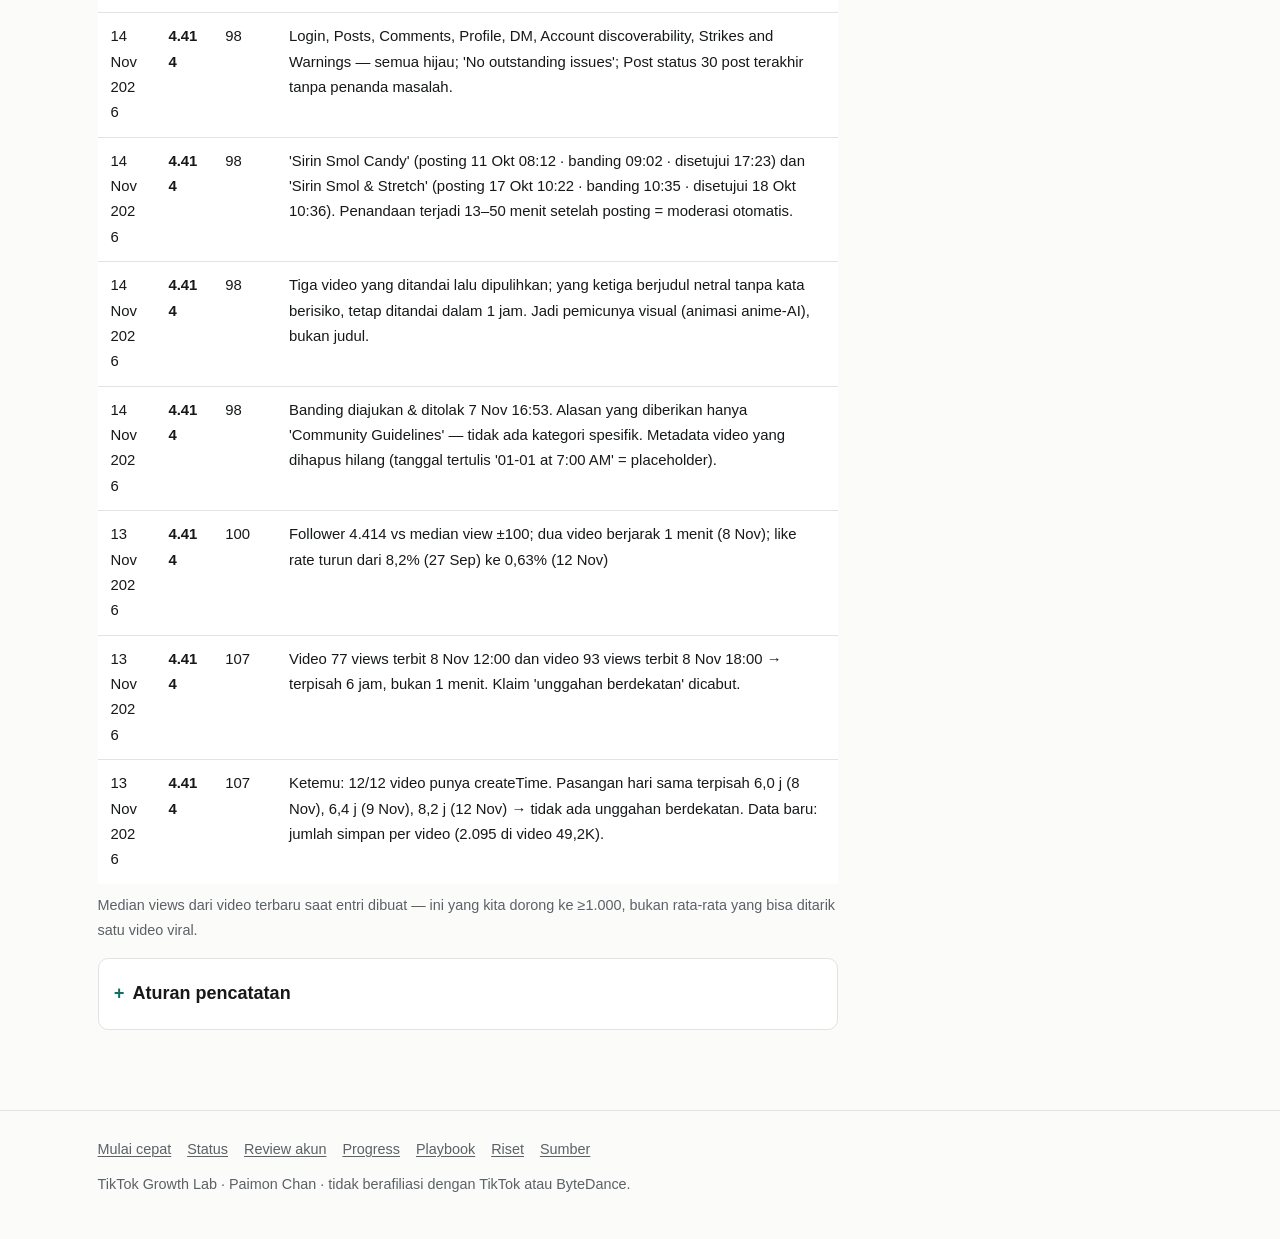
<file: progress.html>
<!DOCTYPE html>
<html lang="id" data-theme="auto">
<head>
<meta charset="utf-8">
<meta name="viewport" content="width=device-width, initial-scale=1">
<title>Progress — log akun TikTok kita</title>
<meta name="description" content="Log bertahap akun TikTok @elite.paimonchan: tanggal, angka, aksi, hasil, keputusan. Update dikirim lewat Telegram.">
<meta name="color-scheme" content="light dark">
<meta name="theme-color" content="#0f6f63">
<link rel="icon" href="assets/favicon.svg" type="image/svg+xml">
<link rel="stylesheet" href="assets/style.css?v=40">
<script>
  try {
    var t = localStorage.getItem('theme');
    if (t === 'light' || t === 'dark') document.documentElement.setAttribute('data-theme', t);
  } catch (e) {}
</script>
</head>
<body>
<a class="skip" href="#main">Lewati ke konten</a>

<header class="site-header">
  <div class="wrap inner">
    <a class="brand" href="index.html"><span class="dot" aria-hidden="true"></span>TikTok Growth Lab</a>
    <nav class="nav" aria-label="Navigasi utama">
      <a href="mudah.html">Mulai cepat</a>
      <a href="index.html">Status</a>
      <a href="audit.html">Review akun</a>
      <a href="progress.html" aria-current="page">Progress</a>
      <a href="playbook.html">Playbook</a>
      <a href="bedah.html">Riset</a>
      <a href="sumber.html">Sumber</a>
    </nav>
    <button class="theme-btn" id="themeBtn" type="button" aria-label="Ganti tema terang/gelap" title="Ganti tema">◐</button>
    <button class="menu-btn" id="menuBtn" type="button" aria-label="Buka menu" aria-expanded="false" aria-controls="drawer"><span aria-hidden="true">☰</span></button>
  </div>
</header>
<div class="drawer-backdrop" id="drawerBackdrop"></div>
<nav class="drawer" id="drawer" aria-label="Menu halaman" aria-hidden="true">
  <div class="drawer-head">
    <span class="drawer-title">Menu</span>
    <button class="drawer-close" id="drawerClose" type="button" aria-label="Tutup menu">&times;</button>
  </div>
  <ul class="drawer-list">
        <li><a href="mudah.html">Mulai cepat</a></li>
        <li><a href="index.html">Status</a></li>
        <li><a href="audit.html">Review akun</a></li>
        <li><a href="progress.html" aria-current="page">Progress</a></li>
        <li><a href="playbook.html">Playbook</a></li>
        <li><a href="bedah.html">Riset</a></li>
        <li><a href="sumber.html">Sumber</a></li>
  </ul>
</nav>

<main id="main">
<div class="wrap">
    <div class="pagehead">
      <p class="eyebrow">Terakhir <span id="lastUpdated">13 Nov 2026</span></p>
      <h1>Progress</h1>
      <p class="lede">Catatan bertanggal: angka akun, aksi, hasil, keputusan — supaya kita tahu apa yang benar-benar bekerja.</p>
    </div>

    <div class="layout">
      <aside class="sidebar" aria-label="Checkpoint dan cara update">
        <div class="side-sticky">
        <details class="side-block urgent" data-collapse="mobile" open id="nextCheckpoint">
          <summary><span class="side-title">Checkpoint</span></summary>
          <div class="side-body">
            <p style="margin:0">Memuat…</p>
          </div>
        </details>
        <details class="side-block" data-collapse="mobile">
          <summary><span class="side-title">Cara update</span></summary>
          <div class="side-body">
            <p style="margin:0" id="progressHow">Memuat…</p>
          </div>
        </details>
      </aside>

      <div class="content">
        <section>
          <h2 style="margin-top:0">Log</h2>
          <div id="progressTimeline"><p class="ui-quiet">Memuat…</p></div>
        </section>

        <hr>

        <section>
          <h2>Tabel ringkas</h2>
          <div id="progressTable"><p class="ui-quiet">Memuat…</p></div>
          <p class="ui-quiet" style="margin-top:.6rem">Median views dari video terbaru saat entri dibuat — ini yang kita dorong ke ≥1.000, bukan rata-rata yang bisa ditarik satu video viral.</p>
        </section>

        <details>
          <summary>Aturan pencatatan</summary>
          <div class="prose" style="padding-top:.6rem">
            <ul>
              <li><strong>Aksi</strong> dan <strong>hasil</strong> ditulis terpisah, supaya korelasi tidak berubah jadi klaim sebab-akibat.</li>
              <li>Satu eksperimen = satu variabel. Kalau dua hal diubah sekaligus, entri menyebut kesimpulannya lemah.</li>
              <li>Hasil jelek tetap dicatat — log yang hanya berisi kemenangan tidak berguna.</li>
            </ul>
            <h3 style="font-size:1rem">Yang dicatat</h3>
            <ul id="progressWhat"><li>Memuat…</li></ul>
          </div>
        </details>
      </div>
    </div>
  </div>
</main>

<footer class="site-footer">
  <div class="wrap">
    <div class="foot-links">
      <a href="mudah.html">Mulai cepat</a>
      <a href="index.html">Status</a>
      <a href="audit.html">Review akun</a>
      <a href="progress.html">Progress</a>
      <a href="playbook.html">Playbook</a>
      <a href="bedah.html">Riset</a>
      <a href="sumber.html">Sumber</a>
    </div>
    <p style="margin:0">TikTok Growth Lab · Paimon Chan · tidak berafiliasi dengan TikTok atau ByteDance.</p>
  </div>
</footer>

<script src="assets/app.js?v=40" defer></script>
<script src="assets/growth.js?v=40" defer></script>
</body>
</html>
</file>
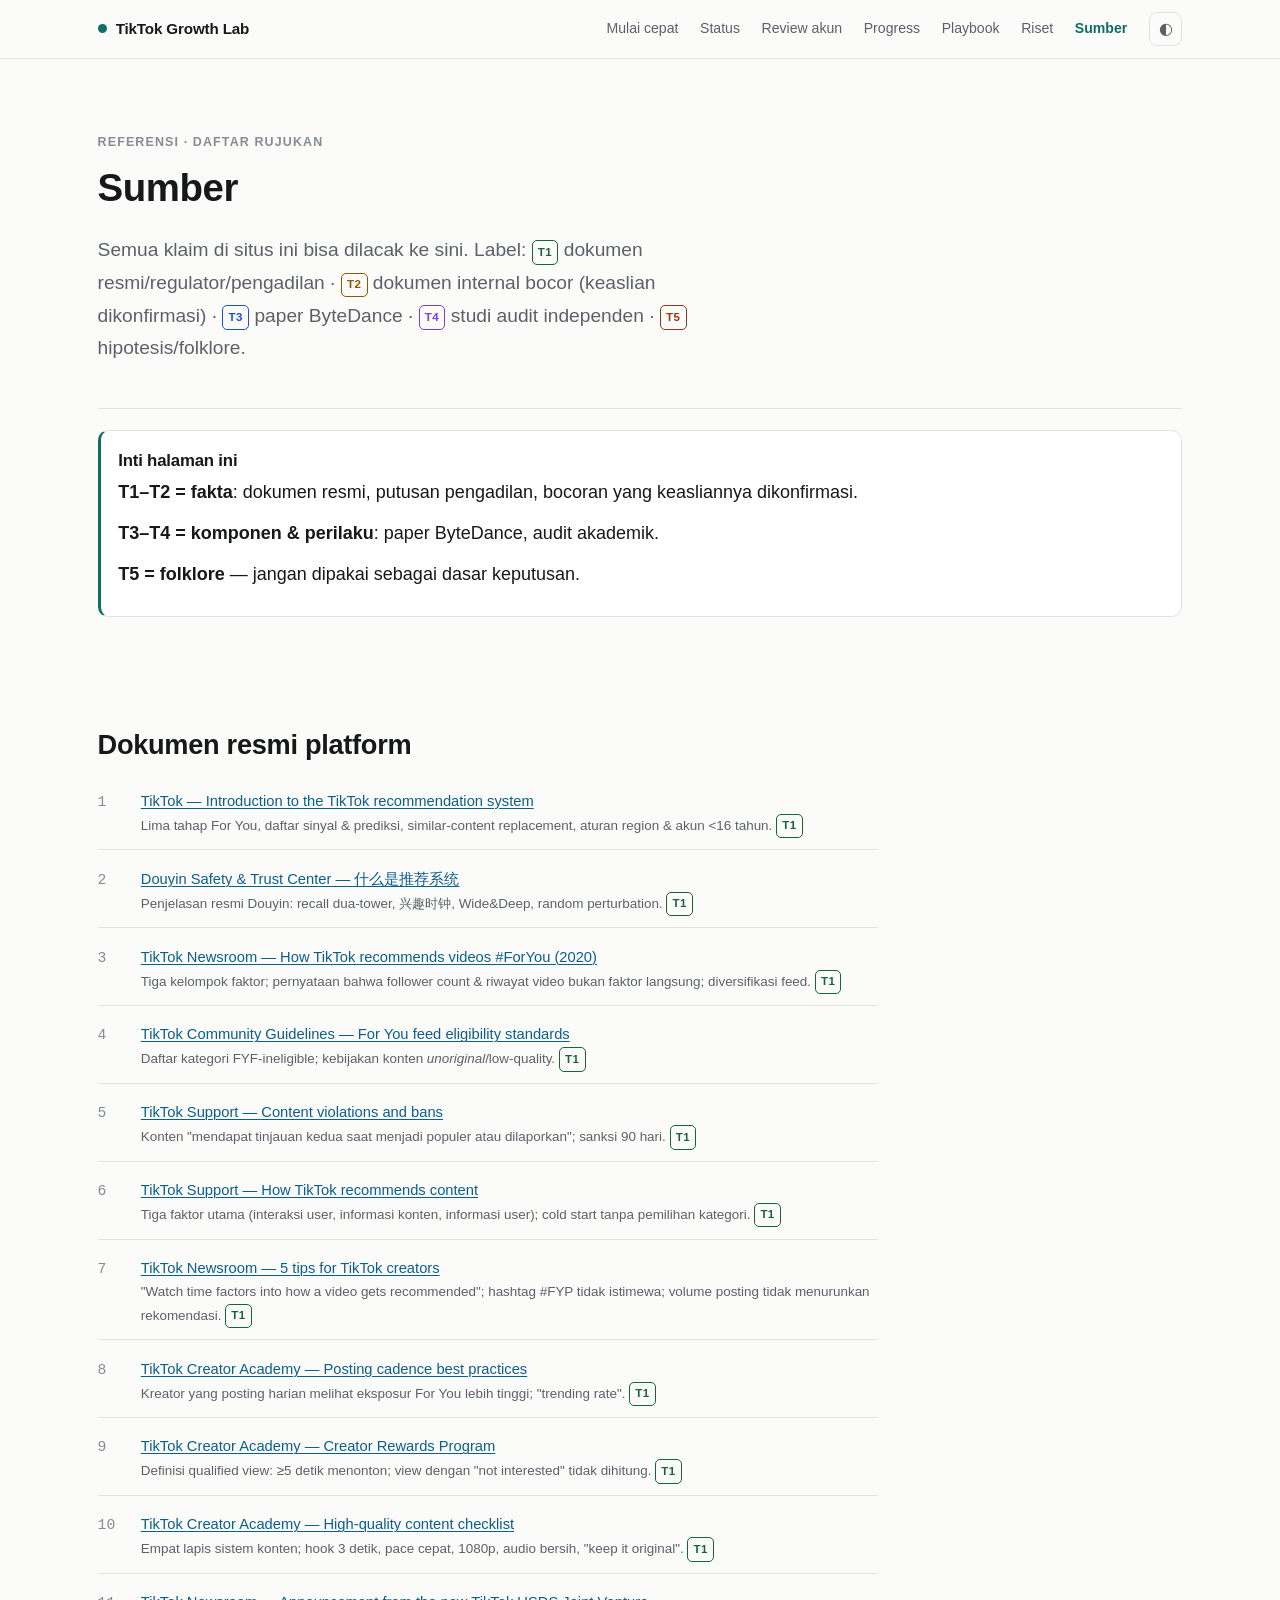
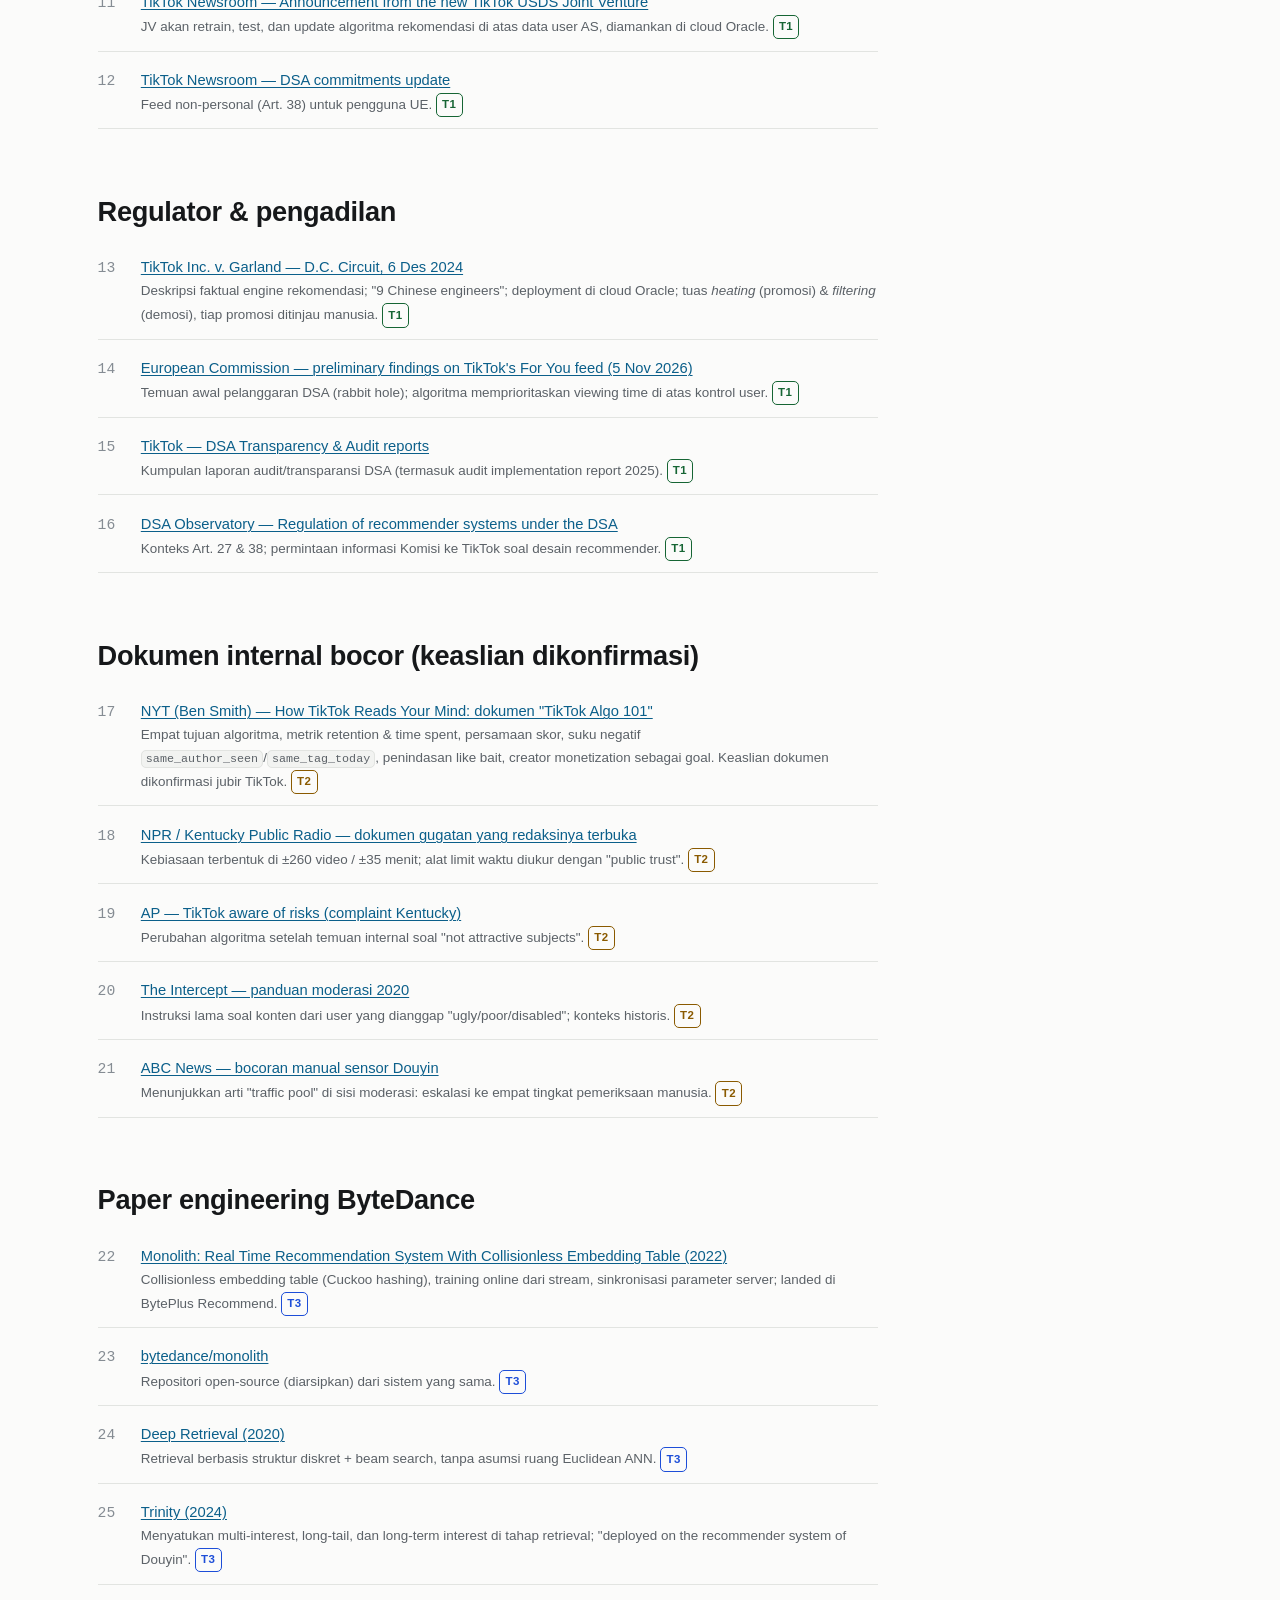
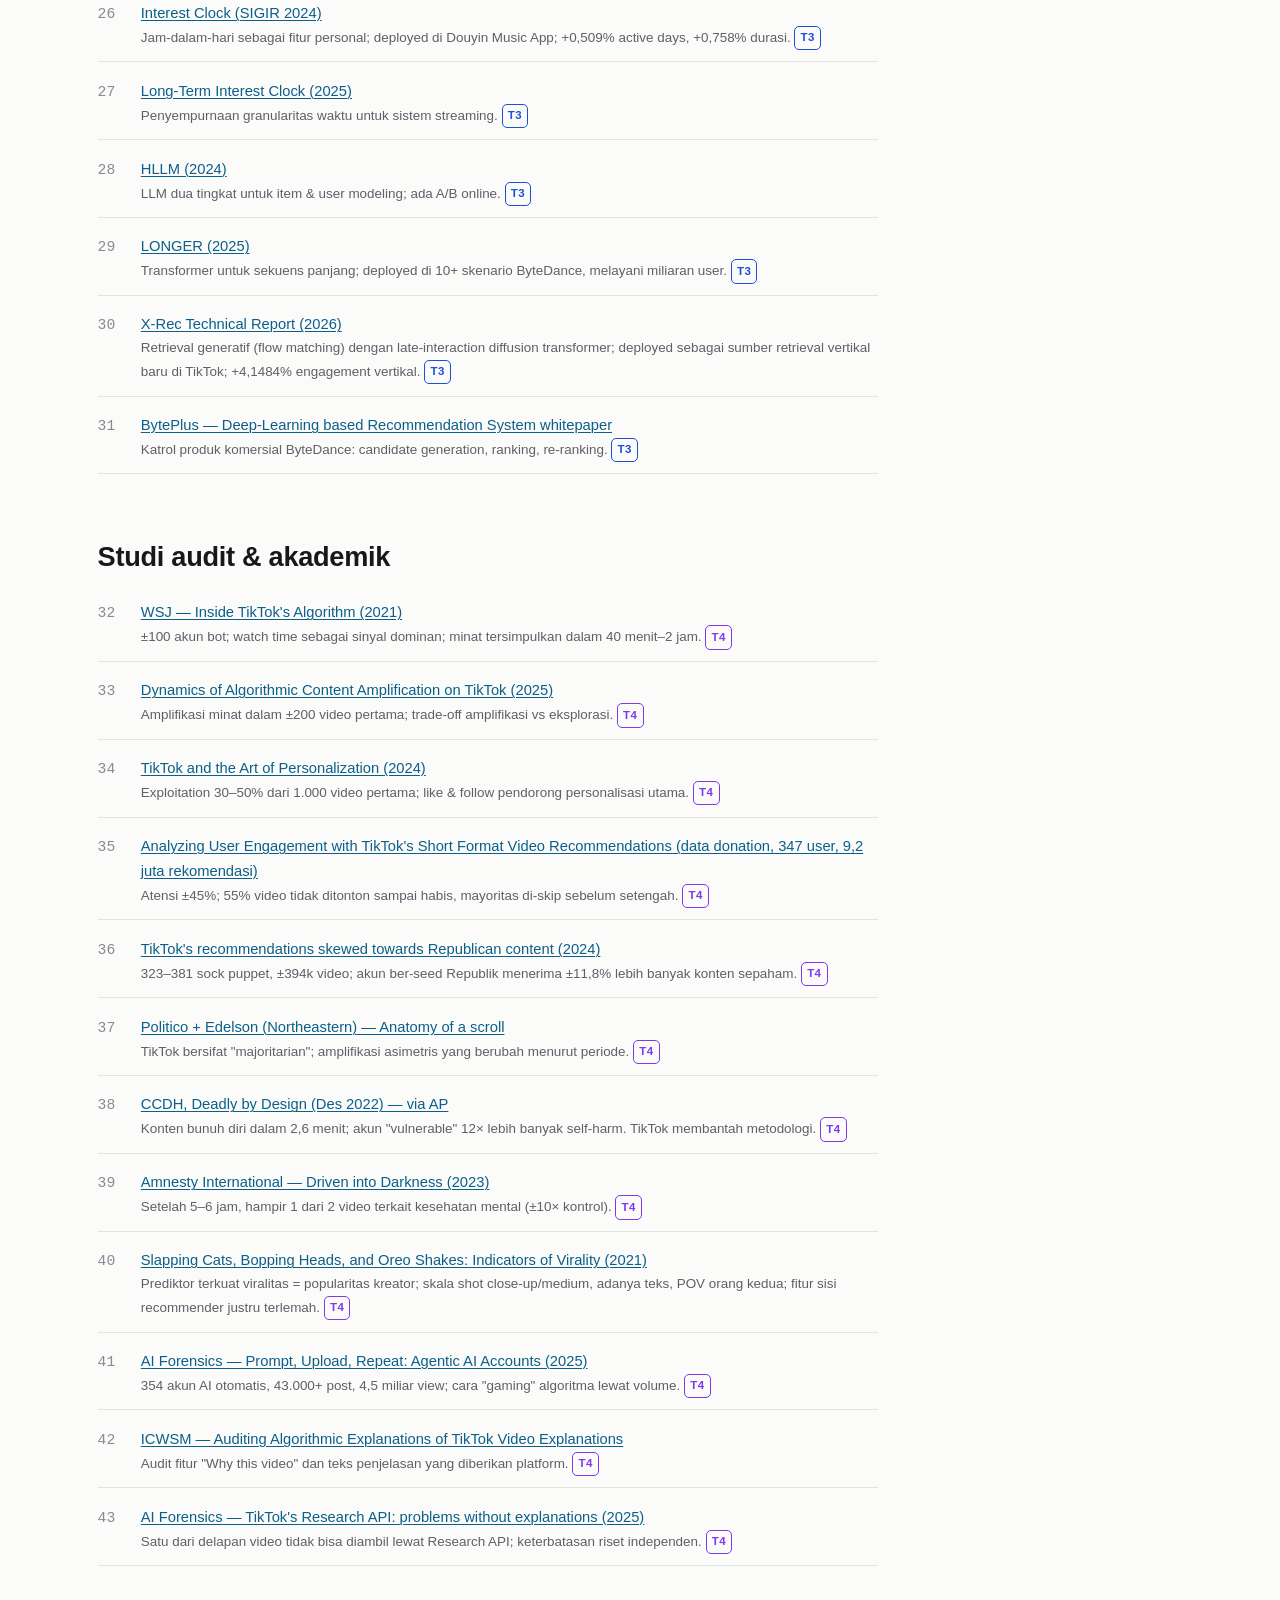
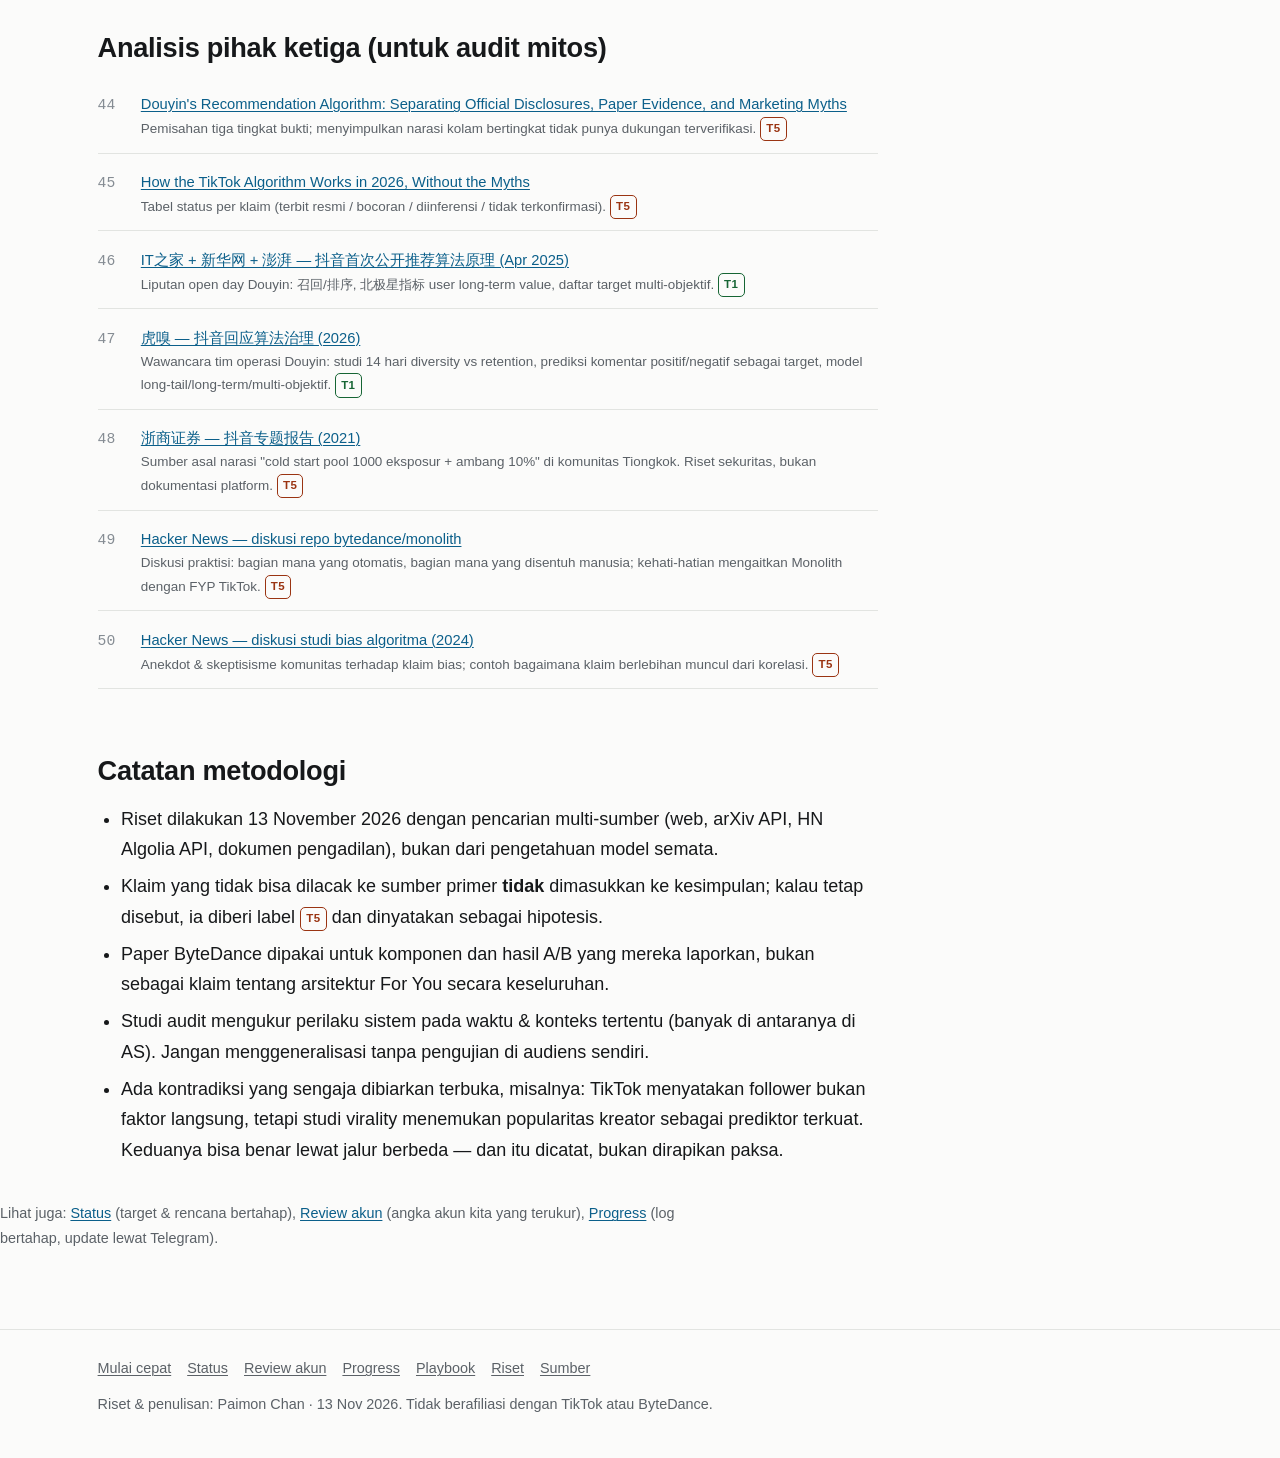
<file: sumber.html>
<!DOCTYPE html>
<html lang="id" data-theme="auto">
<head>
<meta charset="utf-8">
<meta name="viewport" content="width=device-width, initial-scale=1">
<title>Sumber — rujukan dengan tingkat bukti</title>
<meta name="description" content="Daftar lengkap sumber riset algoritma TikTok dengan label tingkat bukti: dokumen resmi platform, regulator, putusan pengadilan, dokumen internal bocor, paper ByteDance, dan studi audit akademik.">
<meta name="color-scheme" content="light dark">
<meta name="theme-color" content="#0f6f63">
<link rel="icon" href="assets/favicon.svg" type="image/svg+xml">
<link rel="stylesheet" href="assets/style.css?v=40">
<script>
  try {
    var t = localStorage.getItem('theme');
    if (t === 'light' || t === 'dark') document.documentElement.setAttribute('data-theme', t);
  } catch (e) {}
</script>
</head>
<body>
<a class="skip" href="#main">Lewati ke konten</a>

<header class="site-header">
  <div class="wrap inner">
    <a class="brand" href="index.html"><span class="dot" aria-hidden="true"></span>TikTok Growth Lab</a>
        <nav class="nav" aria-label="Navigasi utama">
      <a href="mudah.html">Mulai cepat</a>
      <a href="index.html">Status</a>
      <a href="audit.html">Review akun</a>
      <a href="progress.html">Progress</a>
      <a href="playbook.html">Playbook</a>
      <a href="bedah.html">Riset</a>
      <a href="sumber.html" aria-current="page">Sumber</a>
    </nav>
    <button class="theme-btn" id="themeBtn" type="button" aria-label="Ganti tema terang/gelap" title="Ganti tema">◐</button>
    <button class="menu-btn" id="menuBtn" type="button" aria-label="Buka menu" aria-expanded="false" aria-controls="drawer"><span aria-hidden="true">☰</span></button>
  </div>
</header>
<div class="drawer-backdrop" id="drawerBackdrop"></div>
<nav class="drawer" id="drawer" aria-label="Menu halaman" aria-hidden="true">
  <div class="drawer-head">
    <span class="drawer-title">Menu</span>
    <button class="drawer-close" id="drawerClose" type="button" aria-label="Tutup menu">&times;</button>
  </div>
  <ul class="drawer-list">
        <li><a href="mudah.html">Mulai cepat</a></li>
        <li><a href="index.html">Status</a></li>
        <li><a href="audit.html">Review akun</a></li>
        <li><a href="progress.html">Progress</a></li>
        <li><a href="playbook.html">Playbook</a></li>
        <li><a href="bedah.html">Riset</a></li>
        <li><a href="sumber.html" aria-current="page">Sumber</a></li>
  </ul>
</nav>

<main id="main">
  <div class="wrap">
    <section class="hero">
      <p class="eyebrow">Referensi · daftar rujukan</p>
      <h1>Sumber</h1>
      <p class="lede">
        Semua klaim di situs ini bisa dilacak ke sini. Label: <span class="tier t1">T1</span> dokumen resmi/regulator/pengadilan ·
        <span class="tier t2">T2</span> dokumen internal bocor (keaslian dikonfirmasi) · <span class="tier t3">T3</span> paper ByteDance ·
        <span class="tier t4">T4</span> studi audit independen · <span class="tier t5">T5</span> hipotesis/folklore.
      </p>
    </section>
    <div class="mission"><h2>Inti halaman ini</h2><ul class="plain" style="margin-bottom:0"><li><strong>T1–T2 = fakta</strong>: dokumen resmi, putusan pengadilan, bocoran yang keasliannya dikonfirmasi.</li><li><strong>T3–T4 = komponen &amp; perilaku</strong>: paper ByteDance, audit akademik.</li><li><strong>T5 = folklore</strong> — jangan dipakai sebagai dasar keputusan.</li></ul></div>


    <section class="prose-wide" style="padding-top:1.5rem">

      <h2 id="platform">Dokumen resmi platform</h2>
      <ol class="srclist">
        <li><span class="idx">1</span><span><a href="https://www.tiktok.com/safety/en/policies-and-engagement/recommendation-system">TikTok — Introduction to the TikTok recommendation system</a><span class="meta">Lima tahap For You, daftar sinyal &amp; prediksi, similar-content replacement, aturan region &amp; akun &lt;16 tahun. <span class="tier t1">T1</span></span></span></li>
        <li><span class="idx">2</span><span><a href="https://trust.douyin.com/algorithm">Douyin Safety &amp; Trust Center — 什么是推荐系统</a><span class="meta">Penjelasan resmi Douyin: recall dua-tower, 兴趣时钟, Wide&amp;Deep, random perturbation. <span class="tier t1">T1</span></span></span></li>
        <li><span class="idx">3</span><span><a href="https://newsroom.tiktok.com/en-us/how-tiktok-recommends-videos-for-you">TikTok Newsroom — How TikTok recommends videos #ForYou (2020)</a><span class="meta">Tiga kelompok faktor; pernyataan bahwa follower count &amp; riwayat video bukan faktor langsung; diversifikasi feed. <span class="tier t1">T1</span></span></span></li>
        <li><span class="idx">4</span><span><a href="https://www.tiktok.com/community-guidelines/en/fyf-standards">TikTok Community Guidelines — For You feed eligibility standards</a><span class="meta">Daftar kategori FYF-ineligible; kebijakan konten <em>unoriginal</em>/low-quality. <span class="tier t1">T1</span></span></span></li>
        <li><span class="idx">5</span><span><a href="https://support.tiktok.com/en/safety-hc/account-and-user-safety/content-violations-and-bans">TikTok Support — Content violations and bans</a><span class="meta">Konten "mendapat tinjauan kedua saat menjadi populer atau dilaporkan"; sanksi 90 hari. <span class="tier t1">T1</span></span></span></li>
        <li><span class="idx">6</span><span><a href="https://support.tiktok.com/en/using-tiktok/exploring-videos/how-tiktok-recommends-content">TikTok Support — How TikTok recommends content</a><span class="meta">Tiga faktor utama (interaksi user, informasi konten, informasi user); cold start tanpa pemilihan kategori. <span class="tier t1">T1</span></span></span></li>
        <li><span class="idx">7</span><span><a href="https://newsroom.tiktok.com/en-us/5-tips-for-tiktok-creators">TikTok Newsroom — 5 tips for TikTok creators</a><span class="meta">"Watch time factors into how a video gets recommended"; hashtag #FYP tidak istimewa; volume posting tidak menurunkan rekomendasi. <span class="tier t1">T1</span></span></span></li>
        <li><span class="idx">8</span><span><a href="https://www.tiktok.com/creator-academy/en/article/posting-cadence-best-practices-publishers">TikTok Creator Academy — Posting cadence best practices</a><span class="meta">Kreator yang posting harian melihat eksposur For You lebih tinggi; "trending rate". <span class="tier t1">T1</span></span></span></li>
        <li><span class="idx">9</span><span><a href="https://www.tiktok.com/creator-academy/article/creator-rewards-program">TikTok Creator Academy — Creator Rewards Program</a><span class="meta">Definisi qualified view: ≥5 detik menonton; view dengan "not interested" tidak dihitung. <span class="tier t1">T1</span></span></span></li>
        <li><span class="idx">10</span><span><a href="https://www.tiktok.com/creator-academy/article/high-quality-checklist-rewards">TikTok Creator Academy — High-quality content checklist</a><span class="meta">Empat lapis sistem konten; hook 3 detik, pace cepat, 1080p, audio bersih, "keep it original". <span class="tier t1">T1</span></span></span></li>
        <li><span class="idx">11</span><span><a href="https://newsroom.tiktok.com/announcement-from-the-new-tiktok-usds-joint-venture-llc">TikTok Newsroom — Announcement from the new TikTok USDS Joint Venture</a><span class="meta">JV akan retrain, test, dan update algoritma rekomendasi di atas data user AS, diamankan di cloud Oracle. <span class="tier t1">T1</span></span></span></li>
        <li><span class="idx">12</span><span><a href="https://newsroom.tiktok.com/en-eu/fulfilling-commitments-dsa-update">TikTok Newsroom — DSA commitments update</a><span class="meta">Feed non-personal (Art. 38) untuk pengguna UE. <span class="tier t1">T1</span></span></span></li>
      </ol>

      <h2 id="regulator">Regulator &amp; pengadilan</h2>
      <ol class="srclist" start="13">
        <li><span class="idx">13</span><span><a href="https://media.cadc.uscourts.gov/opinions/docs/2024/12/24-1113-2088317.pdf">TikTok Inc. v. Garland — D.C. Circuit, 6 Des 2024</a><span class="meta">Deskripsi faktual engine rekomendasi; "9 Chinese engineers"; deployment di cloud Oracle; tuas <em>heating</em> (promosi) &amp; <em>filtering</em> (demosi), tiap promosi ditinjau manusia. <span class="tier t1">T1</span></span></span></li>
        <li><span class="idx">14</span><span><a href="https://ec.europa.eu/commission/presscorner/detail/en/ip_26_2361">European Commission — preliminary findings on TikTok's For You feed (5 Nov 2026)</a><span class="meta">Temuan awal pelanggaran DSA (rabbit hole); algoritma memprioritaskan viewing time di atas kontrol user. <span class="tier t1">T1</span></span></span></li>
        <li><span class="idx">15</span><span><a href="https://www.tiktok.com/safety/en/transparency/dsa-transparency">TikTok — DSA Transparency &amp; Audit reports</a><span class="meta">Kumpulan laporan audit/transparansi DSA (termasuk audit implementation report 2025). <span class="tier t1">T1</span></span></span></li>
        <li><span class="idx">16</span><span><a href="https://dsa-observatory.eu/2024/11/22/the-regulation-of-recommender-systems-under-the-dsa-a-transition-from-default-to-multiple-and-dynamic-controls">DSA Observatory — Regulation of recommender systems under the DSA</a><span class="meta">Konteks Art. 27 &amp; 38; permintaan informasi Komisi ke TikTok soal desain recommender. <span class="tier t1">T1</span></span></span></li>
      </ol>

      <h2 id="bocor">Dokumen internal bocor (keaslian dikonfirmasi)</h2>
      <ol class="srclist" start="17">
        <li><span class="idx">17</span><span><a href="https://www.nytimes.com/2021/12/05/business/media/tiktok-algorithm.html">NYT (Ben Smith) — How TikTok Reads Your Mind: dokumen "TikTok Algo 101"</a><span class="meta">Empat tujuan algoritma, metrik retention &amp; time spent, persamaan skor, suku negatif <code>same_author_seen</code>/<code>same_tag_today</code>, penindasan like bait, creator monetization sebagai goal. Keaslian dokumen dikonfirmasi jubir TikTok. <span class="tier t2">T2</span></span></span></li>
        <li><span class="idx">18</span><span><a href="https://www.npr.org/2024/10/11/g-s1-27676/tiktok-redacted-documents-in-teen-safety-lawsuit-revealed">NPR / Kentucky Public Radio — dokumen gugatan yang redaksinya terbuka</a><span class="meta">Kebiasaan terbentuk di ±260 video / ±35 menit; alat limit waktu diukur dengan "public trust". <span class="tier t2">T2</span></span></span></li>
        <li><span class="idx">19</span><span><a href="http://www1.wbrz.com/news/tiktok-was-aware-of-risks-kids-and-teens-face-on-its-platform-legal-document-alleges">AP — TikTok aware of risks (complaint Kentucky)</a><span class="meta">Perubahan algoritma setelah temuan internal soal "not attractive subjects". <span class="tier t2">T2</span></span></span></li>
        <li><span class="idx">20</span><span><a href="https://theintercept.com/2020/03/16/tiktok-app-moderators-users-discrimination/">The Intercept — panduan moderasi 2020</a><span class="meta">Instruksi lama soal konten dari user yang dianggap "ugly/poor/disabled"; konteks historis. <span class="tier t2">T2</span></span></span></li>
        <li><span class="idx">21</span><span><a href="https://www.abc.net.au/news/2025-06-04/beijing-ai-and-censors-erase-tiananmen-square-massacre/105370772">ABC News — bocoran manual sensor Douyin</a><span class="meta">Menunjukkan arti "traffic pool" di sisi moderasi: eskalasi ke empat tingkat pemeriksaan manusia. <span class="tier t2">T2</span></span></span></li>
      </ol>

      <h2 id="papers">Paper engineering ByteDance</h2>
      <ol class="srclist" start="22">
        <li><span class="idx">22</span><span><a href="https://arxiv.org/abs/2209.07663">Monolith: Real Time Recommendation System With Collisionless Embedding Table (2022)</a><span class="meta">Collisionless embedding table (Cuckoo hashing), training online dari stream, sinkronisasi parameter server; landed di BytePlus Recommend. <span class="tier t3">T3</span></span></span></li>
        <li><span class="idx">23</span><span><a href="https://github.com/bytedance/monolith">bytedance/monolith</a><span class="meta">Repositori open-source (diarsipkan) dari sistem yang sama. <span class="tier t3">T3</span></span></span></li>
        <li><span class="idx">24</span><span><a href="https://arxiv.org/abs/2007.07203">Deep Retrieval (2020)</a><span class="meta">Retrieval berbasis struktur diskret + beam search, tanpa asumsi ruang Euclidean ANN. <span class="tier t3">T3</span></span></span></li>
        <li><span class="idx">25</span><span><a href="https://arxiv.org/abs/2402.02842">Trinity (2024)</a><span class="meta">Menyatukan multi-interest, long-tail, dan long-term interest di tahap retrieval; "deployed on the recommender system of Douyin". <span class="tier t3">T3</span></span></span></li>
        <li><span class="idx">26</span><span><a href="https://arxiv.org/abs/2404.19357">Interest Clock (SIGIR 2024)</a><span class="meta">Jam-dalam-hari sebagai fitur personal; deployed di Douyin Music App; +0,509% active days, +0,758% durasi. <span class="tier t3">T3</span></span></span></li>
        <li><span class="idx">27</span><span><a href="https://arxiv.org/abs/2501.15817">Long-Term Interest Clock (2025)</a><span class="meta">Penyempurnaan granularitas waktu untuk sistem streaming. <span class="tier t3">T3</span></span></span></li>
        <li><span class="idx">28</span><span><a href="https://arxiv.org/abs/2409.12740">HLLM (2024)</a><span class="meta">LLM dua tingkat untuk item &amp; user modeling; ada A/B online. <span class="tier t3">T3</span></span></span></li>
        <li><span class="idx">29</span><span><a href="https://arxiv.org/abs/2505.04421">LONGER (2025)</a><span class="meta">Transformer untuk sekuens panjang; deployed di 10+ skenario ByteDance, melayani miliaran user. <span class="tier t3">T3</span></span></span></li>
        <li><span class="idx">30</span><span><a href="https://arxiv.org/pdf/2609.29180v1">X-Rec Technical Report (2026)</a><span class="meta">Retrieval generatif (flow matching) dengan late-interaction diffusion transformer; deployed sebagai sumber retrieval vertikal baru di TikTok; +4,1484% engagement vertikal. <span class="tier t3">T3</span></span></span></li>
        <li><span class="idx">31</span><span><a href="https://www.byteplus.com/en/insights/deep-learning-based-recommendation-system-and-byteplus-approach">BytePlus — Deep-Learning based Recommendation System whitepaper</a><span class="meta">Katrol produk komersial ByteDance: candidate generation, ranking, re-ranking. <span class="tier t3">T3</span></span></span></li>
      </ol>

      <h2 id="studi">Studi audit &amp; akademik</h2>
      <ol class="srclist" start="32">
        <li><span class="idx">32</span><span><a href="https://www.wsj.com/tech/tiktok-algorithm-video-investigation-11626877477">WSJ — Inside TikTok's Algorithm (2021)</a><span class="meta">±100 akun bot; watch time sebagai sinyal dominan; minat tersimpulkan dalam 40 menit–2 jam. <span class="tier t4">T4</span></span></span></li>
        <li><span class="idx">33</span><span><a href="https://arxiv.org/html/2503.20231">Dynamics of Algorithmic Content Amplification on TikTok (2025)</a><span class="meta">Amplifikasi minat dalam ±200 video pertama; trade-off amplifikasi vs eksplorasi. <span class="tier t4">T4</span></span></span></li>
        <li><span class="idx">34</span><span><a href="https://arxiv.org/abs/2403.12410">TikTok and the Art of Personalization (2024)</a><span class="meta">Exploitation 30–50% dari 1.000 video pertama; like &amp; follow pendorong personalisasi utama. <span class="tier t4">T4</span></span></span></li>
        <li><span class="idx">35</span><span><a href="https://arxiv.org/html/2301.04945">Analyzing User Engagement with TikTok's Short Format Video Recommendations (data donation, 347 user, 9,2 juta rekomendasi)</a><span class="meta">Atensi ±45%; 55% video tidak ditonton sampai habis, mayoritas di-skip sebelum setengah. <span class="tier t4">T4</span></span></span></li>
        <li><span class="idx">36</span><span><a href="https://arxiv.org/html/2501.17831">TikTok's recommendations skewed towards Republican content (2024)</a><span class="meta">323–381 sock puppet, ±394k video; akun ber-seed Republik menerima ±11,8% lebih banyak konten sepaham. <span class="tier t4">T4</span></span></span></li>
        <li><span class="idx">37</span><span><a href="https://www.politico.eu/article/anatomy-scroll-inside-tiktok-ai-powered-algorithm-israel-palestine-war/">Politico + Edelson (Northeastern) — Anatomy of a scroll</a><span class="meta">TikTok bersifat "majoritarian"; amplifikasi asimetris yang berubah menurut periode. <span class="tier t4">T4</span></span></span></li>
        <li><span class="idx">38</span><span><a href="https://apnews.com/article/technology-health-eating-disorders-center-teens-0C8AE73F44926FA3DAF66BD7CAF3AD43">CCDH, Deadly by Design (Des 2022) — via AP</a><span class="meta">Konten bunuh diri dalam 2,6 menit; akun "vulnerable" 12× lebih banyak self-harm. TikTok membantah metodologi. <span class="tier t4">T4</span></span></span></li>
        <li><span class="idx">39</span><span><a href="https://www.amnesty.org/en/latest/news/2023/11/tiktok-risks-pushing-children-towards-harmful-content/">Amnesty International — Driven into Darkness (2023)</a><span class="meta">Setelah 5–6 jam, hampir 1 dari 2 video terkait kesehatan mental (±10× kontrol). <span class="tier t4">T4</span></span></span></li>
        <li><span class="idx">40</span><span><a href="https://arxiv.org/pdf/2111.02452">Slapping Cats, Bopping Heads, and Oreo Shakes: Indicators of Virality (2021)</a><span class="meta">Prediktor terkuat viralitas = popularitas kreator; skala shot close-up/medium, adanya teks, POV orang kedua; fitur sisi recommender justru terlemah. <span class="tier t4">T4</span></span></span></li>
        <li><span class="idx">41</span><span><a href="https://aiforensics.org/work/agentic-ai-accounts">AI Forensics — Prompt, Upload, Repeat: Agentic AI Accounts (2025)</a><span class="meta">354 akun AI otomatis, 43.000+ post, 4,5 miliar view; cara "gaming" algoritma lewat volume. <span class="tier t4">T4</span></span></span></li>
        <li><span class="idx">42</span><span><a href="https://ojs.aaai.org/index.php/ICWSM/article/download/31376/33536/35432">ICWSM — Auditing Algorithmic Explanations of TikTok Video Explanations</a><span class="meta">Audit fitur "Why this video" dan teks penjelasan yang diberikan platform. <span class="tier t4">T4</span></span></span></li>
        <li><span class="idx">43</span><span><a href="https://aiforensics.org/uploads/TK_API__Report_v3.pdf">AI Forensics — TikTok's Research API: problems without explanations (2025)</a><span class="meta">Satu dari delapan video tidak bisa diambil lewat Research API; keterbatasan riset independen. <span class="tier t4">T4</span></span></span></li>
      </ol>

      <h2 id="pihakketiga">Analisis pihak ketiga (untuk audit mitos)</h2>
      <ol class="srclist" start="44">
        <li><span class="idx">44</span><span><a href="https://blog.lynxflow.co/en/posts/douyin-recommendation-algorithm-reverse-analysis-2026/">Douyin's Recommendation Algorithm: Separating Official Disclosures, Paper Evidence, and Marketing Myths</a><span class="meta">Pemisahan tiga tingkat bukti; menyimpulkan narasi kolam bertingkat tidak punya dukungan terverifikasi. <span class="tier t5">T5</span></span></span></li>
        <li><span class="idx">45</span><span><a href="https://tokconnect.com/guides/how-the-tiktok-algorithm-works/">How the TikTok Algorithm Works in 2026, Without the Myths</a><span class="meta">Tabel status per klaim (terbit resmi / bocoran / diinferensi / tidak terkonfirmasi). <span class="tier t5">T5</span></span></span></li>
        <li><span class="idx">46</span><span><a href="https://www.ithome.com/0/841/836.htm">IT之家 + 新华网 + 澎湃 — 抖音首次公开推荐算法原理 (Apr 2025)</a><span class="meta">Liputan open day Douyin: 召回/排序, 北极星指标 user long-term value, daftar target multi-objektif. <span class="tier t1">T1</span></span></span></li>
        <li><span class="idx">47</span><span><a href="https://huxiu.com/article/4902116.html">虎嗅 — 抖音回应算法治理 (2026)</a><span class="meta">Wawancara tim operasi Douyin: studi 14 hari diversity vs retention, prediksi komentar positif/negatif sebagai target, model long-tail/long-term/multi-objektif. <span class="tier t1">T1</span></span></span></li>
        <li><span class="idx">48</span><span><a href="https://pdf.dfcfw.com/pdf/H3_AP202106021495530594_1.pdf">浙商证券 — 抖音专题报告 (2021)</a><span class="meta">Sumber asal narasi "cold start pool 1000 eksposur + ambang 10%" di komunitas Tiongkok. Riset sekuritas, bukan dokumentasi platform. <span class="tier t5">T5</span></span></span></li>
        <li><span class="idx">49</span><span><a href="https://news.ycombinator.com/item?id=42468362">Hacker News — diskusi repo bytedance/monolith</a><span class="meta">Diskusi praktisi: bagian mana yang otomatis, bagian mana yang disentuh manusia; kehati-hatian mengaitkan Monolith dengan FYP TikTok. <span class="tier t5">T5</span></span></span></li>
        <li><span class="idx">50</span><span><a href="https://news.ycombinator.com/item?id=42936002">Hacker News — diskusi studi bias algoritma (2024)</a><span class="meta">Anekdot &amp; skeptisisme komunitas terhadap klaim bias; contoh bagaimana klaim berlebihan muncul dari korelasi. <span class="tier t5">T5</span></span></span></li>
      </ol>

      <h2 id="catatan">Catatan metodologi</h2>
      <ul>
        <li>Riset dilakukan 13 November 2026 dengan pencarian multi-sumber (web, arXiv API, HN Algolia API, dokumen pengadilan), bukan dari pengetahuan model semata.</li>
        <li>Klaim yang tidak bisa dilacak ke sumber primer <strong>tidak</strong> dimasukkan ke kesimpulan; kalau tetap disebut, ia diberi label <span class="tier t5">T5</span> dan dinyatakan sebagai hipotesis.</li>
        <li>Paper ByteDance dipakai untuk komponen dan hasil A/B yang mereka laporkan, bukan sebagai klaim tentang arsitektur For You secara keseluruhan.</li>
        <li>Studi audit mengukur perilaku sistem pada waktu &amp; konteks tertentu (banyak di antaranya di AS). Jangan menggeneralisasi tanpa pengujian di audiens sendiri.</li>
        <li>Ada kontradiksi yang sengaja dibiarkan terbuka, misalnya: TikTok menyatakan follower bukan faktor langsung, tetapi studi virality menemukan popularitas kreator sebagai prediktor terkuat. Keduanya bisa benar lewat jalur berbeda — dan itu dicatat, bukan dirapikan paksa.</li>
      </ul>
    </section>
  </div>
    <section class="prose" style="padding-top:1rem">
      <p class="ui-quiet">Lihat juga: <a href="index.html">Status</a> (target &amp; rencana bertahap),
      <a href="audit.html">Review akun</a> (angka akun kita yang terukur),
      <a href="progress.html">Progress</a> (log bertahap, update lewat Telegram).</p>
    </section>

</main>

<footer class="site-footer">
  <div class="wrap">
        <div class="foot-links">
      <a href="mudah.html">Mulai cepat</a>
      <a href="index.html">Status</a>
      <a href="audit.html">Review akun</a>
      <a href="progress.html">Progress</a>
      <a href="playbook.html">Playbook</a>
      <a href="bedah.html">Riset</a>
      <a href="sumber.html">Sumber</a>
    </div>
    <p style="margin:0">Riset &amp; penulisan: Paimon Chan · 13 Nov 2026. Tidak berafiliasi dengan TikTok atau ByteDance.</p>
  </div>
</footer>

<script src="assets/app.js?v=40" defer></script>
</body>
</html>
</file>
<file: assets/style.css>
/* =========================================================
   Bedah Algoritma TikTok — design system
   Zero dependency. Mobile-first. Light + dark.
   Aturan: tidak ada efek dekoratif tanpa alasan fungsional.
   ========================================================= */

/* ---------- tokens ---------- */
:root {
  --bg:            #fbfbfa;
  --bg-elev:       #ffffff;
  --bg-sunken:     #f2f3f1;
  --fg:            #16181a;
  --fg-muted:      #5b6167;
  --fg-faint:      #858c93;
  --border:        #e2e4e1;
  --border-strong: #c9ccc7;
  --accent:        #0f6f63;
  --accent-fg:     #ffffff;
  --accent-soft:   #e6f2ef;
  --link:          #0b5f8a;
  --t1: #166534;
  --t2: #8a5a00;
  --t3: #1d4ed8;
  --t4: #7c3aed;
  --t5: #9a3412;
  --radius: 10px;
  --radius-lg: 16px;
  --shadow: 0 1px 2px rgba(16, 20, 18, .06), 0 8px 24px -12px rgba(16, 20, 18, .16);
  --measure: 68ch;
  --font: -apple-system, BlinkMacSystemFont, "Segoe UI", Roboto, "Helvetica Neue", Arial, "Noto Sans", sans-serif;
  --mono: ui-monospace, SFMono-Regular, Menlo, Consolas, "Liberation Mono", monospace;
}

@media (prefers-color-scheme: dark) {
  :root:not([data-theme="light"]) {
    --bg:            #101312;
    --bg-elev:       #171b19;
    --bg-sunken:     #0b0e0d;
    --fg:            #e7ebe8;
    --fg-muted:      #9aa4a0;
    --fg-faint:      #77807c;
    --border:        #262b29;
    --border-strong: #39403d;
    --accent:        #58c9b6;
    --accent-fg:     #06231f;
    --accent-soft:   #16241f;
    --link:          #7cc7ea;
    --t1: #6ee7a8;
    --t2: #f0c674;
    --t3: #93b4ff;
    --t4: #c4a8ff;
    --t5: #f9a58c;
    --shadow: 0 1px 2px rgba(0,0,0,.4), 0 10px 30px -14px rgba(0,0,0,.6);
  }
}

:root[data-theme="dark"] {
  --bg:            #101312;
  --bg-elev:       #171b19;
  --bg-sunken:     #0b0e0d;
  --fg:            #e7ebe8;
  --fg-muted:      #9aa4a0;
  --fg-faint:      #77807c;
  --border:        #262b29;
  --border-strong: #39403d;
  --accent:        #58c9b6;
  --accent-fg:     #06231f;
  --accent-soft:   #16241f;
  --link:          #7cc7ea;
  --t1: #6ee7a8;
  --t2: #f0c674;
  --t3: #93b4ff;
  --t4: #c4a8ff;
  --t5: #f9a58c;
  --shadow: 0 1px 2px rgba(0,0,0,.4), 0 10px 30px -14px rgba(0,0,0,.6);
}

/* ---------- base ---------- */
*, *::before, *::after { box-sizing: border-box; }

html {
  -webkit-text-size-adjust: 100%;
  scroll-behavior: smooth;
  scroll-padding-top: 5.5rem;
}

body {
  margin: 0;
  background: var(--bg);
  color: var(--fg);
  font-family: var(--font);
  font-size: 17px;
  line-height: 1.7;
  text-rendering: optimizeLegibility;
}

@media (min-width: 720px) { body { font-size: 18px; } }

p, li { overflow-wrap: break-word; }
p { margin: 0 0 1.05em; }

a { color: var(--link); text-decoration-thickness: 1px; text-underline-offset: 2px; }
a:hover { text-decoration-thickness: 2px; }

:focus-visible {
  outline: 3px solid var(--accent);
  outline-offset: 2px;
  border-radius: 4px;
}

h1, h2, h3, h4 {
  line-height: 1.22;
  letter-spacing: -0.011em;
  margin: 2.2em 0 .6em;
  font-weight: 650;
  text-wrap: balance;
}
h1 { font-size: 1.85rem; margin-top: 0; }
h2 { font-size: 1.4rem; padding-top: .2em; }
h3 { font-size: 1.12rem; }
h4 { font-size: 1rem; letter-spacing: 0; }
@media (min-width: 720px) {
  h1 { font-size: 2.4rem; }
  h2 { font-size: 1.7rem; }
  h3 { font-size: 1.22rem; }
}

ul, ol { padding-left: 1.3em; margin: 0 0 1.1em; }
li { margin: .35em 0; }
li > ul, li > ol { margin-top: .35em; }

strong { font-weight: 660; }
hr { border: 0; border-top: 1px solid var(--border); margin: 2.6em 0; }

code, kbd {
  font-family: var(--mono);
  font-size: .87em;
  background: var(--bg-sunken);
  border: 1px solid var(--border);
  border-radius: 5px;
  padding: .1em .35em;
}

blockquote {
  margin: 1.4em 0;
  padding: .2em 0 .2em 1.05em;
  border-left: 3px solid var(--border-strong);
  color: var(--fg-muted);
}
blockquote p:last-child { margin-bottom: 0; }

/* ---------- layout ---------- */
.wrap { width: 100%; max-width: 1120px; margin: 0 auto; padding: 0 1.1rem; }
.prose { max-width: var(--measure); }
.prose-wide { max-width: 78ch; }
main { padding: 2rem 0 4rem; }

.skip {
  position: absolute; left: -9999px;
  background: var(--accent); color: var(--accent-fg);
  padding: .6em 1em; border-radius: 0 0 var(--radius) 0; z-index: 100;
}
.skip:focus { left: 0; top: 0; }

/* ---------- header / nav ---------- */
.site-header {
  position: sticky; top: 0; z-index: 40;
  background: color-mix(in srgb, var(--bg) 88%, transparent);
  backdrop-filter: saturate(150%) blur(10px);
  border-bottom: 1px solid var(--border);
}
.site-header .inner {
  display: flex; align-items: center; gap: .75rem;
  min-height: 3.6rem;
}
.brand {
  display: flex; align-items: center; gap: .55rem;
  font-weight: 680; font-size: .95rem; letter-spacing: -.01em;
  color: var(--fg); text-decoration: none; white-space: nowrap;
}
.brand .dot {
  width: .58rem; height: .58rem; border-radius: 50%;
  background: var(--accent); flex: 0 0 auto;
}
.nav {
  margin-left: auto;
  display: flex; gap: .15rem; overflow-x: auto;
  -webkit-overflow-scrolling: touch;
  scrollbar-width: none;
}
.nav::-webkit-scrollbar { display: none; }
.nav a {
  display: inline-block; padding: .45rem .6rem; border-radius: 8px;
  color: var(--fg-muted); text-decoration: none;
  font-size: .88rem; white-space: nowrap;
}
.nav a:hover { color: var(--fg); background: var(--bg-sunken); }
.nav a[aria-current="page"] { color: var(--accent); font-weight: 640; }

.theme-btn {
  flex: 0 0 auto;
  background: transparent; color: var(--fg-muted);
  border: 1px solid var(--border); border-radius: 8px;
  width: 2.1rem; height: 2.1rem; font-size: 1rem; cursor: pointer;
  display: grid; place-items: center;
}
.theme-btn:hover { color: var(--fg); border-color: var(--border-strong); }

/* ---------- hero ---------- */
.hero { padding: 2.6rem 0 1.4rem; border-bottom: 1px solid var(--border); }
.eyebrow {
  font-size: .78rem; letter-spacing: .09em; text-transform: uppercase;
  color: var(--fg-faint); font-weight: 640; margin: 0 0 .7rem;
}
.lede { font-size: 1.08rem; color: var(--fg-muted); max-width: 60ch; }
@media (min-width: 720px) { .lede { font-size: 1.2rem; } }
.hero-meta {
  display: flex; flex-wrap: wrap; gap: .45rem .5rem;
  margin-top: 1.2rem; font-size: .82rem;
}
.pill {
  display: inline-flex; align-items: center; gap: .35em;
  border: 1px solid var(--border); border-radius: 999px;
  padding: .25em .7em; color: var(--fg-muted); background: var(--bg-elev);
}

/* ---------- cards ---------- */
.grid { display: grid; gap: 1rem; }
@media (min-width: 700px) { .grid.cols-2 { grid-template-columns: 1fr 1fr; } }
@media (min-width: 940px) { .grid.cols-3 { grid-template-columns: repeat(3, 1fr); } }

.card {
  background: var(--bg-elev);
  border: 1px solid var(--border);
  border-radius: var(--radius-lg);
  padding: 1.15rem 1.2rem;
  box-shadow: var(--shadow);
}
.card h3 { margin-top: 0; }
.card p:last-child { margin-bottom: 0; }
.card a.card-link {
  display: block; text-decoration: none; color: inherit;
}
.card a.card-link:hover h3 { color: var(--accent); }

/* ---------- callouts ---------- */
.callout {
  border: 1px solid var(--border);
  border-left: 3px solid var(--accent);
  background: var(--bg-elev);
  border-radius: var(--radius);
  padding: .95rem 1.05rem;
  margin: 1.4em 0;
}
.callout > :first-child { margin-top: 0; }
.callout > :last-child { margin-bottom: 0; }
.callout .label {
  display: block; font-size: .76rem; letter-spacing: .08em;
  text-transform: uppercase; font-weight: 700; margin-bottom: .35rem;
  color: var(--accent);
}
.callout.warn { border-left-color: var(--t2); }
.callout.warn .label { color: var(--t2); }
.callout.danger { border-left-color: var(--t5); }
.callout.danger .label { color: var(--t5); }

/* ---------- evidence tiers ---------- */
.tier {
  display: inline-block; font-size: .72rem; font-weight: 700;
  letter-spacing: .04em; padding: .12em .45em; border-radius: 5px;
  border: 1px solid currentColor; white-space: nowrap;
  vertical-align: .08em;
}
.tier.t1 { color: var(--t1); }
.tier.t2 { color: var(--t2); }
.tier.t3 { color: var(--t3); }
.tier.t4 { color: var(--t4); }
.tier.t5 { color: var(--t5); }
.tierplain { font-weight: 700; }

/* ---------- tables ---------- */
.table-wrap { overflow-x: auto; margin: 1.3em 0; border-radius: var(--radius); border: 1px solid var(--border); }
table { border-collapse: collapse; width: 100%; font-size: .93rem; background: var(--bg-elev); }
th, td { text-align: left; padding: .7rem .8rem; border-bottom: 1px solid var(--border); vertical-align: top; }
th { background: var(--bg-sunken); font-size: .8rem; letter-spacing: .03em; text-transform: uppercase; color: var(--fg-muted); }
tr:last-child td { border-bottom: 0; }
td.num, th.num { white-space: nowrap; }

@media (max-width: 640px) {
  table.stack thead { display: none; }
  table.stack, table.stack tbody, table.stack tr, table.stack td { display: block; width: 100%; }
  table.stack tr { border-bottom: 1px solid var(--border); padding: .5rem 0; }
  table.stack tr:last-child { border-bottom: 0; }
  table.stack td { border: 0; padding: .28rem .8rem; }
  table.stack td::before {
    content: attr(data-label) ": ";
    display: inline; font-weight: 700; color: var(--fg-muted);
    font-size: .78rem; text-transform: uppercase; letter-spacing: .03em;
  }
}

/* ---------- details ---------- */
details {
  border: 1px solid var(--border); border-radius: var(--radius);
  background: var(--bg-elev); padding: .75rem .95rem; margin: 1em 0;
}
details[open] { padding-bottom: .9rem; }
summary {
  cursor: pointer; font-weight: 620; list-style: none;
  display: flex; align-items: baseline; gap: .5rem;
}
summary::-webkit-details-marker { display: none; }
summary::before {
  content: "+"; font-family: var(--mono); color: var(--accent);
  font-weight: 700; flex: 0 0 auto;
}
details[open] > summary::before { content: "−"; }
summary + * { margin-top: .9em; }
details > :last-child { margin-bottom: 0; }

/* ---------- toc ---------- */
.toc { list-style: none; padding: 0; margin: 1.4em 0; }
.toc li { margin: 0; border-bottom: 1px solid var(--border); }
.toc li:last-child { border-bottom: 0; }
.toc a {
  display: flex; gap: .8rem; align-items: baseline;
  padding: .7rem .2rem; text-decoration: none; color: var(--fg);
}
.toc a:hover { color: var(--accent); }
.toc .n {
  font-family: var(--mono); font-size: .8rem; color: var(--fg-faint);
  flex: 0 0 2.2rem;
}
.toc .d { display: block; font-size: .84rem; color: var(--fg-muted); margin-top: .15em; }

/* ---------- steps ---------- */
.step { display: grid; gap: .2rem 1rem; margin: 1.6em 0; }
@media (min-width: 760px) {
  .step { grid-template-columns: 2.6rem 1fr; }
  .step .snum { grid-row: span 3; }
}
.snum {
  width: 2.1rem; height: 2.1rem; border-radius: 50%;
  background: var(--accent); color: var(--accent-fg);
  display: grid; place-items: center; font-weight: 700; font-size: .9rem;
}
.step h3 { margin: .25em 0 .35em; }
.step .why { font-size: .9rem; color: var(--fg-muted); }

/* ---------- misc ---------- */
.tags { display: flex; flex-wrap: wrap; gap: .35rem; margin: .6em 0 0; }
.tag {
  font-size: .78rem; padding: .2em .6em; border-radius: 999px;
  background: var(--bg-sunken); border: 1px solid var(--border); color: var(--fg-muted);
}
.do-dont { display: grid; gap: 1rem; }
@media (min-width: 800px) { .do-dont { grid-template-columns: 1fr 1fr; } }
.do-dont h3 { margin-top: 0; }
.ui-quiet { color: var(--fg-muted); font-size: .9rem; }

footer.site-footer {
  border-top: 1px solid var(--border);
  padding: 1.6rem 0 2.6rem; color: var(--fg-muted); font-size: .9rem;
}
footer.site-footer a { color: var(--fg-muted); }
footer .foot-links { display: flex; flex-wrap: wrap; gap: .4rem 1rem; margin-bottom: .7rem; }

.srclist { list-style: none; padding: 0; }
.srclist li {
  padding: .7rem 0; border-bottom: 1px solid var(--border);
  font-size: .92rem; display: flex; gap: .7rem; align-items: baseline;
}
.srclist .idx { font-family: var(--mono); color: var(--fg-faint); flex: 0 0 2rem; }
.srclist .meta { display: block; color: var(--fg-muted); font-size: .84rem; }

/* ---------- komponen growth lab ---------- */
.stats { display: grid; gap: .8rem; grid-template-columns: repeat(2, 1fr); margin: 1.4em 0; }
@media (min-width: 760px) { .stats { grid-template-columns: repeat(4, 1fr); } }
.stat {
  background: var(--bg-elev); border: 1px solid var(--border);
  border-radius: var(--radius); padding: .85rem .9rem; display: flex; flex-direction: column; gap: .15rem;
}
.stat-k { font-size: .74rem; text-transform: uppercase; letter-spacing: .06em; color: var(--fg-muted); font-weight: 640; }
.stat-v { font-size: 1.45rem; line-height: 1.15; letter-spacing: -.02em; }
.stat-s { font-size: .8rem; color: var(--fg-faint); }

.badge {
  display: inline-block; font-size: .72rem; font-weight: 700; letter-spacing: .03em;
  padding: .18em .55em; border-radius: 999px; border: 1px solid currentColor; white-space: nowrap;
}
.badge-live { color: var(--accent); background: var(--accent-soft); }
.badge-idle { color: var(--fg-muted); background: var(--bg-sunken); }
.badge-warn { color: var(--t2); }

.phase header { display: flex; align-items: baseline; justify-content: space-between; gap: .6rem; }
.phase h3 { margin: 0; font-size: 1.05rem; }
.phase ul { margin: .2em 0 .8em; }

.tl-item { position: relative; padding: 0 0 1.6rem 1.7rem; border-left: 2px solid var(--border); }
.tl-item:last-child { border-left-color: transparent; padding-bottom: 0; }
.tl-dot {
  position: absolute; left: -0.46rem; top: .45rem; width: .8rem; height: .8rem;
  border-radius: 50%; background: var(--accent); border: 2px solid var(--bg);
}
.tl-date { font-size: .82rem; color: var(--fg-muted); margin: 0 0 .25rem; }
.tl-body h3 { margin: .1em 0 .5em; font-size: 1.1rem; }
.tl-metrics { margin: .6em 0 0; padding-top: .5em; border-top: 1px dashed var(--border); font-size: .84rem; }

.mission {
  background: var(--bg-elev); border: 1px solid var(--border); border-left: 3px solid var(--accent);
  border-radius: var(--radius); padding: 1rem 1.1rem; margin: 1.2em 0;
}
.mission h2 { margin: 0 0 .35em; font-size: 1.05rem; }
.mission p { margin-bottom: 0; }

/* ---------- komponen ringkas ---------- */
.check, .plain, .linklist { list-style: none; padding-left: 0; }
.check li { position: relative; padding-left: 1.5rem; margin-bottom: .55rem; }
.check li::before { content: "☐"; position: absolute; left: 0; top: -.05em; color: var(--accent); font-weight: 700; }
.check.tight li { margin-bottom: .3rem; }
.plain li { margin-bottom: .65rem; }
.linklist li { margin-bottom: .45rem; }
#statusPhases { display: grid; gap: .8rem; }
@media (min-width: 760px) { #statusPhases { grid-template-columns: repeat(3, 1fr); } }
details { margin: 1rem 0; }
details summary { cursor: pointer; font-weight: 640; padding: .45rem 0; }
details summary:hover { color: var(--accent); }

/* ---------- layout: konten + sidebar ---------- */
.pagehead { padding: 1.7rem 0 .9rem; }
.pagehead h1 { margin-bottom: .3em; }
.pagehead .lede { margin-bottom: .2rem; }
.layout { display: grid; gap: 1.3rem; align-items: start; }
.sidebar { display: grid; gap: .85rem; }
.side-block {
  background: var(--bg-elev); border: 1px solid var(--border);
  border-radius: var(--radius-lg); padding: 1rem 1.05rem; box-shadow: var(--shadow);
}
.side-block h2 {
  margin: 0 0 .55rem; padding: 0; font-size: .78rem; font-weight: 700;
  letter-spacing: .08em; text-transform: uppercase; color: var(--fg-faint);
}
.side-block.urgent { border-left: 3px solid var(--t2); }
.side-block.urgent h2 { color: var(--t2); }
.side-block > :last-child { margin-bottom: 0; }
.side-block ul, .side-block ol { padding-left: 1.15em; margin-bottom: 0; }
.side-block .check { padding-left: 0; }
.content > section > h2:first-child { margin-top: 0; }
.content > .stats { margin-top: 0; }

/* sidebar: anak tidak boleh ikut melar, kalau tidak sticky tidak punya ruang gerak */
.sidebar { align-content: start; }
.side-sticky { display: grid; gap: .85rem; align-self: start; }
@media (min-width: 980px) {
  .layout { grid-template-columns: minmax(0, 1fr) 19.5rem; gap: 2rem; align-items: stretch; }
  .layout > .content { grid-column: 1; grid-row: 1; }
  .layout > .sidebar { grid-column: 2; grid-row: 1; align-self: stretch; }
  .side-sticky { position: sticky; top: 4.6rem; }
}

/* angka & tabel: sejajarkan digit biar enak dibandingkan */
.stat-v, table td, table th { font-variant-numeric: tabular-nums; }
.stat-v { font-size: 1.6rem; }
.linklist a { font-weight: 620; }

/* ---------- grafik momentum ---------- */
.spark { margin-top: 1.6rem; }
.spark h2 { margin-top: 0; }
.spark svg { width: 100%; height: 72px; display: block; overflow: visible; }
.spark rect { fill: var(--border-strong); }
.spark .bar-good { fill: var(--accent); }
.spark .bar-far { fill: var(--t3); }
.spark .bar-hit { fill: var(--t2); }
.legend { display: inline-flex; flex-wrap: wrap; gap: .2rem .7rem; margin-left: .3rem; }
.legend .key { display: inline-block; width: .55rem; height: .55rem; border-radius: 2px; margin-right: .3rem; }
.legend .key-hit { background: var(--t2); }
.legend .key-far { background: var(--t3); }
.legend .key-good { background: var(--accent); }

/* ---------- sidebar: blok bisa dilipat di HP ---------- */
.side-block > summary { display: block; cursor: pointer; list-style: none; }
.side-block > summary::-webkit-details-marker { display: none; }
.side-block > summary::after { content: "＋"; float: right; color: var(--fg-faint); font-weight: 600; }
.side-block[open] > summary::after { content: "−"; }
.side-block .side-title {
  display: inline-block; font-size: .78rem; font-weight: 700; letter-spacing: .08em;
  text-transform: uppercase; color: var(--fg-faint);
}
.side-block.urgent .side-title { color: var(--t2); }
.side-block[open] > summary { margin-bottom: .55rem; }
.side-body > :last-child { margin-bottom: 0; }
@media (min-width: 980px) { .side-block > summary::after { content: none; } }
/* blok yang tertutup jadi baris ringkas, bukan kartu tinggi */
.side-block:not([open]) { padding: .55rem .9rem; }
.side-block:not([open]) > summary { margin-bottom: 0; }

/* ---------- menu samping (drawer) ---------- */
.menu-btn {
  flex: 0 0 auto; display: grid; place-items: center;
  width: 2.1rem; height: 2.1rem; font-size: 1.05rem; line-height: 1;
  background: transparent; color: var(--fg-muted);
  border: 1px solid var(--border); border-radius: 8px; cursor: pointer;
}
.menu-btn:hover { color: var(--fg); border-color: var(--border-strong); }
.drawer-backdrop {
  position: fixed; inset: 0; z-index: 55; background: rgba(8, 12, 11, .45);
  opacity: 0; pointer-events: none; transition: opacity .18s ease;
}
.drawer {
  position: fixed; top: 0; left: 0; bottom: 0; z-index: 60;
  width: min(82vw, 18rem); overflow-y: auto;
  background: var(--bg-elev); border-right: 1px solid var(--border); box-shadow: var(--shadow);
  padding: 1rem .85rem; visibility: hidden; transform: translateX(-102%);
  transition: transform .22s ease, visibility .22s;
}
body.drawer-open { overflow: hidden; }
body.drawer-open .drawer-backdrop { opacity: 1; pointer-events: auto; }
body.drawer-open .drawer { transform: none; visibility: visible; }
.drawer-head { display: flex; align-items: center; justify-content: space-between; gap: .5rem; margin-bottom: .7rem; }
.drawer-title { font-size: .78rem; letter-spacing: .08em; text-transform: uppercase; color: var(--fg-faint); font-weight: 700; }
.drawer-close {
  background: transparent; color: var(--fg-muted); border: 1px solid var(--border);
  border-radius: 8px; width: 2rem; height: 2rem; font-size: 1.15rem; line-height: 1; cursor: pointer;
}
.drawer-close:hover { color: var(--fg); border-color: var(--border-strong); }
.drawer-list { list-style: none; margin: 0; padding: 0; display: grid; gap: .15rem; }
.drawer-list a { display: block; padding: .7rem .8rem; border-radius: 9px; color: var(--fg); text-decoration: none; }
.drawer-list a:hover { background: var(--bg-sunken); }
.drawer-list a[aria-current="page"] { color: var(--accent); font-weight: 660; background: var(--accent-soft); }
@media (max-width: 979px) { .nav { display: none; } }
@media (min-width: 980px) { .menu-btn, .drawer, .drawer-backdrop { display: none; } }
@media (prefers-reduced-motion: reduce) { .drawer, .drawer-backdrop { transition: none; } }

@media print {
  .site-header, .theme-btn, footer.site-footer { display: none; }
  body { background: #fff; color: #000; font-size: 12pt; }
  details { border: 0; padding: 0; }
  details > summary { display: none; }
  .card { box-shadow: none; }
}

/* ---------- anti-overflow: kata panjang tidak boleh melebarkan layout ---------- */
html, body { max-width: 100%; }
.layout > *, .wrap > *, .content, .content * { min-width: 0; }
.content, .content p, .content li, .content td, .content dd, .side-block, .side-block * { overflow-wrap: anywhere; }
</file>
